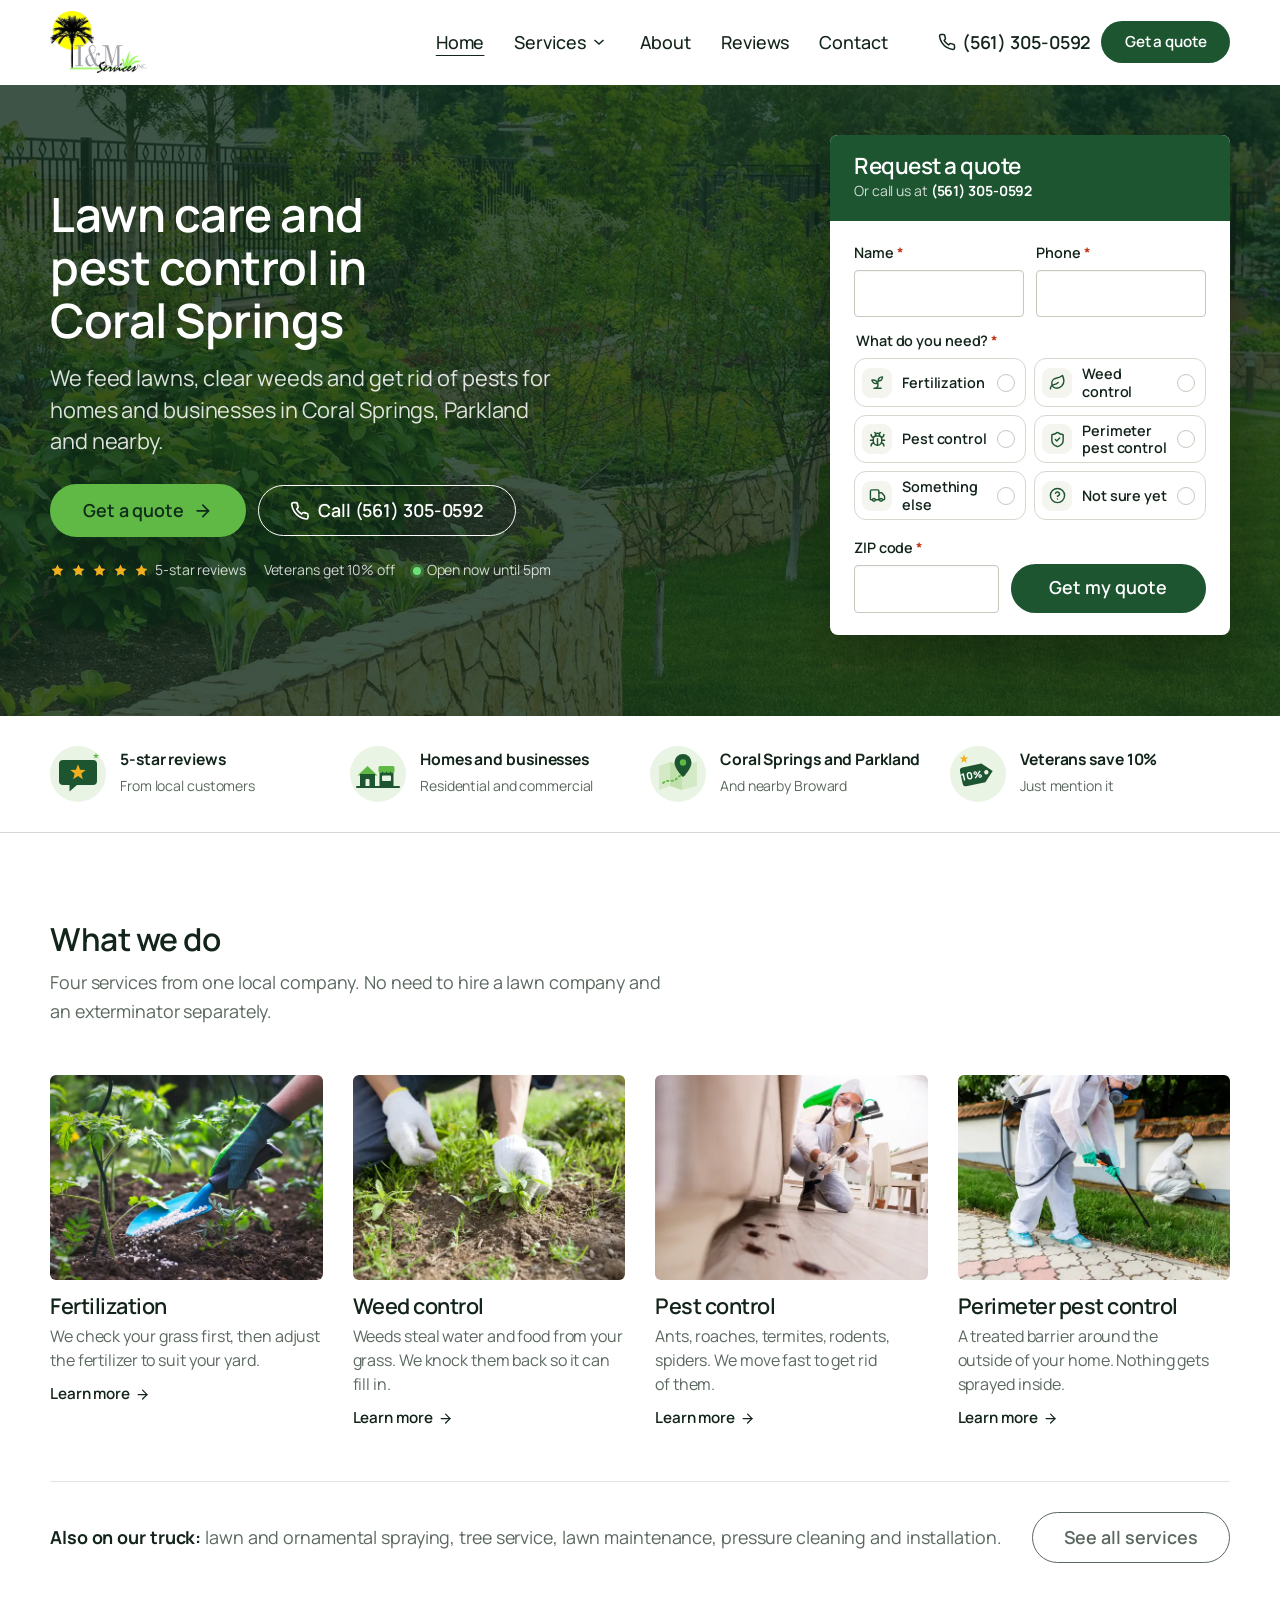
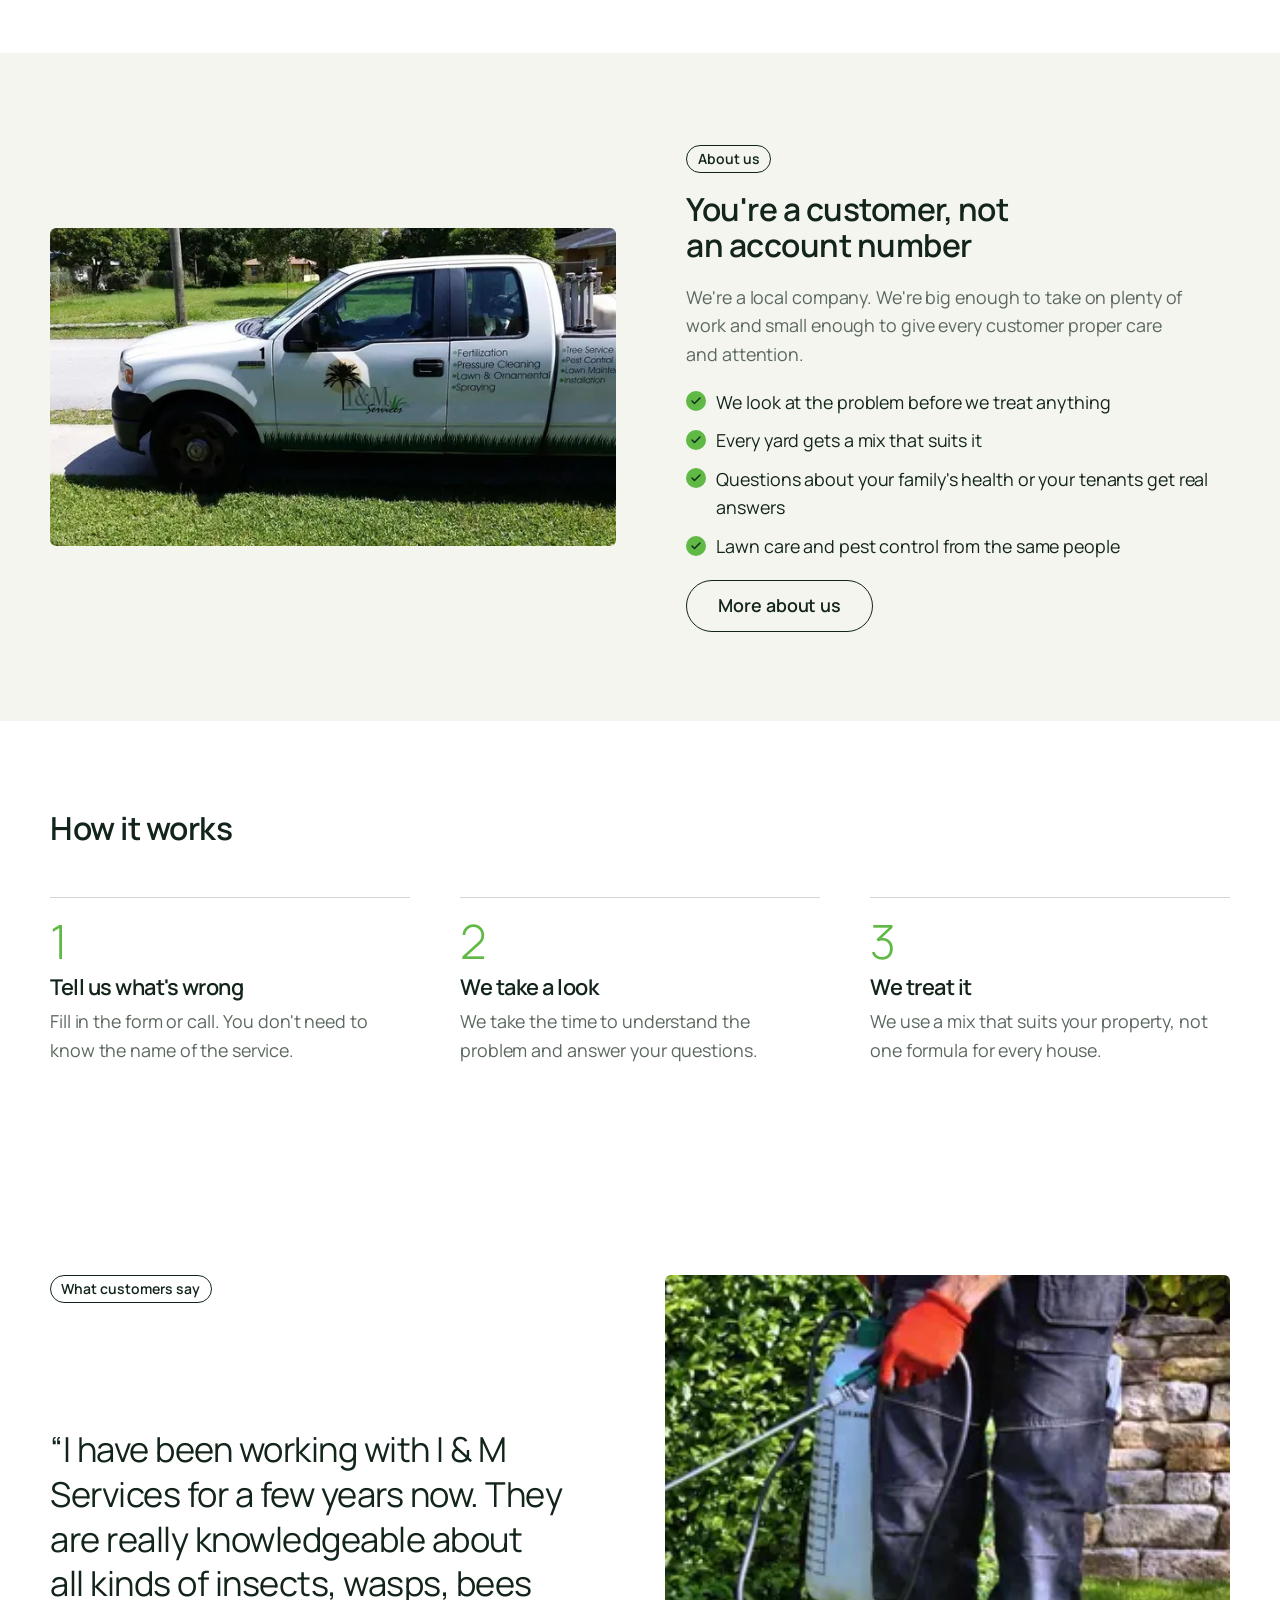
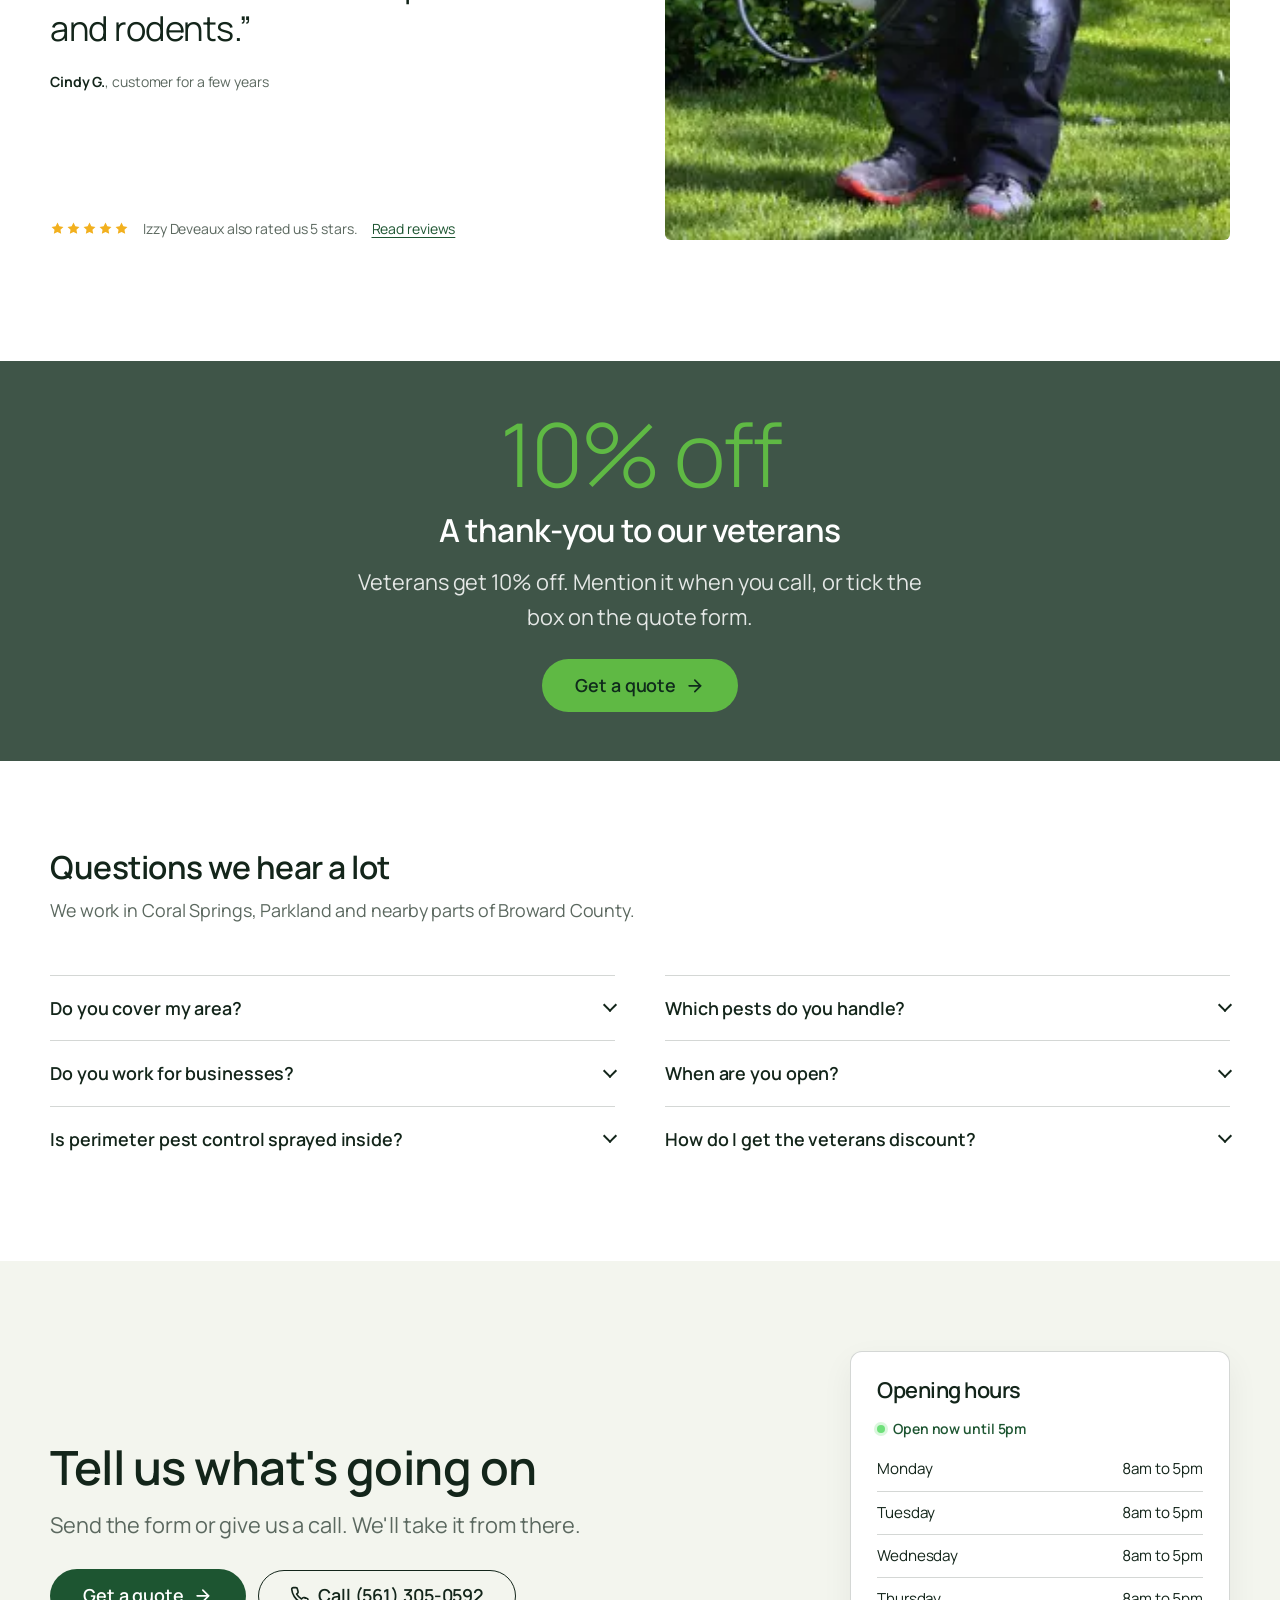
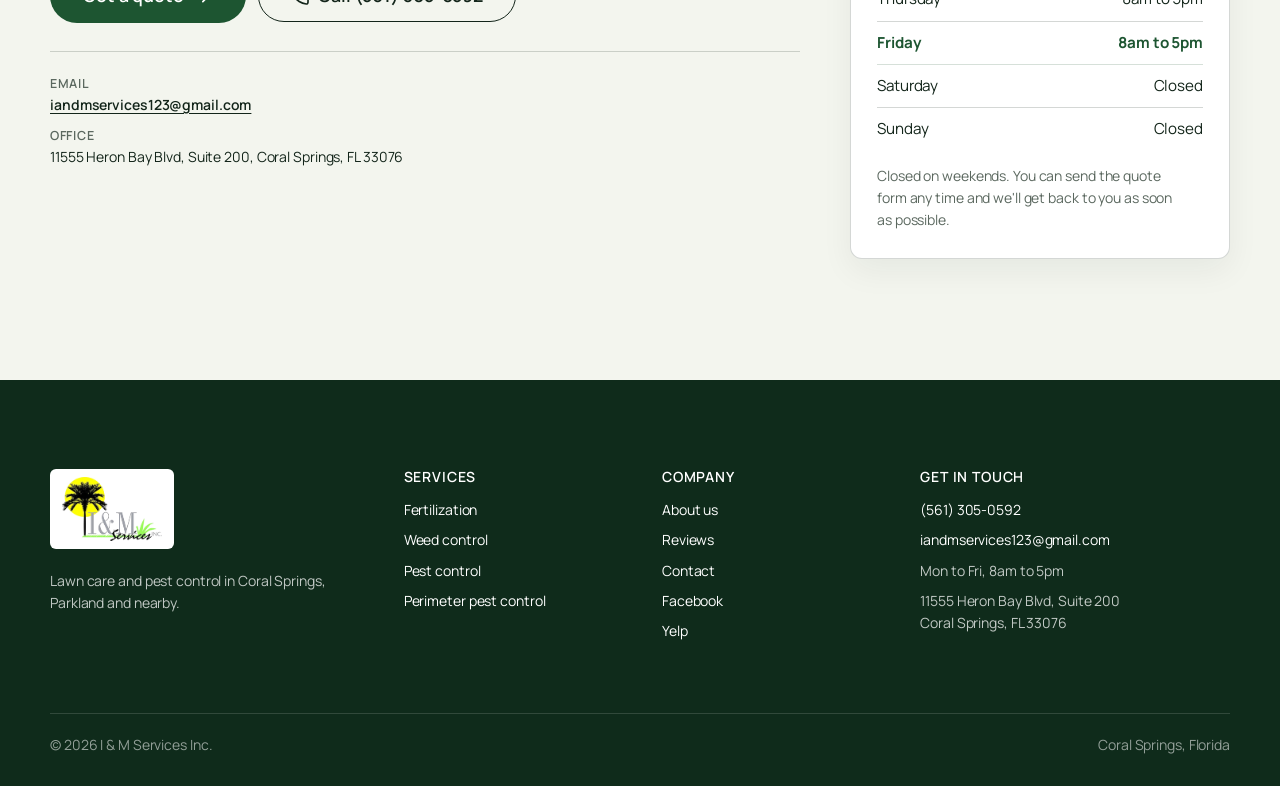
<file: index.html>
<!doctype html>
<html lang="en-US">
<head>
<meta charset="UTF-8">
<meta name="viewport" content="width=device-width, initial-scale=1">
<title>Lawn Care &amp; Pest Control in Coral Springs, FL | I&amp;M Services</title>
<meta name="description" content="Fertilization, weed control and pest control for homes and businesses in Coral Springs, Parkland and nearby. Veterans save 10%. Call (561) 305-0592.">
<!-- Prototype preview. Remove this noindex line at launch. -->
<meta name="robots" content="noindex, nofollow">
<meta name="theme-color" content="#0f2b1b">
<meta property="og:type" content="website">
<meta property="og:title" content="Lawn Care &amp; Pest Control in Coral Springs, FL | I&amp;M Services">
<meta property="og:description" content="Fertilization, weed control and pest control for homes and businesses in Coral Springs, Parkland and nearby. Veterans save 10%. Call (561) 305-0592.">
<meta property="og:url" content="https://iandmgreenlawns.whitephoenixconsulting.com/">
<meta property="og:image" content="https://iandmgreenlawns.whitephoenixconsulting.com/assets/img/og-image.jpg">
<meta name="twitter:card" content="summary_large_image">
<link rel="icon" type="image/png" href="assets/img/favicon-32.png">
<link rel="apple-touch-icon" href="assets/img/apple-touch-icon.png">
<link rel="preconnect" href="https://fonts.googleapis.com">
<link rel="preconnect" href="https://fonts.gstatic.com" crossorigin>
<link rel="stylesheet" href="https://fonts.googleapis.com/css2?family=Manrope:wght@300..800&amp;display=swap">
<link rel="stylesheet" id="wp-block-library-css" href="assets/css/wp-blocks.css?ver=11.2.0">
<link rel="stylesheet" id="theme-style-css" href="assets/css/site.css?ver=2548a853">
<meta name="site-build" content="20261007234258">
<script>document.documentElement.classList.add("js");</script>
<script>(function(){if(!window.fetch)return;fetch("version.json",{cache:"no-store"}).then(function(r){return r.json()}).then(function(v){if(v.build&&v.build!=="20261007234258"){var k="reload-"+v.build;try{if(sessionStorage.getItem(k))return;sessionStorage.setItem(k,"1")}catch(e){}location.reload()}}).catch(function(){})})();</script>
<script type="speculationrules">{"prerender": [{"source": "document", "where": {"and": [{"href_matches": "/*"}, {"not": {"href_matches": "/*\\?*"}}, {"not": {"selector_matches": "a[rel~=nofollow]"}}]}, "eagerness": "moderate"}]}</script>
<link rel="preload" as="image" href="assets/img/hero-1280.webp" imagesrcset="assets/img/hero-800.webp 800w, assets/img/hero-1280.webp 1280w, assets/img/hero-1920.webp 1920w" imagesizes="100vw" fetchpriority="high">
<script type="application/ld+json">{"@context":"https://schema.org","@type":"LocalBusiness","name":"I & M Services Inc.","alternateName":"I&M Services","url":"https://www.iandmgreenlawns.com/","logo":"https://iandmgreenlawns.whitephoenixconsulting.com/assets/img/logo.png","image":"https://iandmgreenlawns.whitephoenixconsulting.com/assets/img/og-image.jpg","telephone":"+1-561-305-0592","email":"iandmservices123@gmail.com","address":{"@type":"PostalAddress","streetAddress":"11555 Heron Bay Blvd, Suite 200","addressLocality":"Coral Springs","addressRegion":"FL","postalCode":"33076","addressCountry":"US"},"areaServed":[{"@type":"City","name":"Coral Springs"},{"@type":"City","name":"Parkland"},{"@type":"AdministrativeArea","name":"Broward County"}],"openingHoursSpecification":[{"@type":"OpeningHoursSpecification","dayOfWeek":["Monday","Tuesday","Wednesday","Thursday","Friday"],"opens":"08:00","closes":"17:00"}],"sameAs":["https://www.facebook.com/iandmservices/","https://www.yelp.com/biz/i-and-m-services-palm-beach"]}</script>
<script src="assets/js/site.js?ver=f61537e7" defer></script>
</head>
<body class="home page has-mobile-actions">
<div class="wp-site-blocks">
<a class="skip-link screen-reader-text" href="#wp--skip-link--target">Skip to content</a>
<header class="wp-block-template-part site-header has-global-padding">
  <div class="site-header__inner">
    <div class="wp-block-site-logo"><a href="./" rel="home" aria-label="I&amp;M Services, home"><img src="assets/img/logo.webp" width="251" height="160" alt="I&amp;M Services Inc."></a></div>
    <nav class="wp-block-navigation" aria-label="Main"><ul class="wp-block-navigation__container"><li class="wp-block-navigation-item"><a class="wp-block-navigation-item__content" href="./" aria-current="page">Home</a></li><li class="wp-block-navigation-item has-child open-on-hover-click wp-block-navigation-submenu has-mega-menu"><a class="wp-block-navigation-item__content" href="services/">Services</a><button class="wp-block-navigation__submenu-icon wp-block-navigation-submenu__toggle" type="button" aria-expanded="false" aria-controls="mega-services" aria-label="Services submenu"><svg xmlns="http://www.w3.org/2000/svg" width="12" height="12" viewBox="0 0 12 12" fill="none" aria-hidden="true" focusable="false"><path d="M1.50002 4L6.00002 8L10.5 4" stroke-width="1.5"></path></svg></button><div class="mega-menu" id="mega-services"><div class="mega-menu__inner"><div class="mega-menu__grid"><a class="mega-card" href="services/#fertilization"><img src="assets/img/fertilization-640.webp" width="640" height="427" alt="" loading="lazy" decoding="async"><span class="mega-card__title">Fertilization</span><span class="mega-card__text">We check your grass first, then adjust the fertilizer to suit your yard.</span></a><a class="mega-card" href="services/#weed-control"><img src="assets/img/weed-control-640.webp" width="640" height="427" alt="" loading="lazy" decoding="async"><span class="mega-card__title">Weed control</span><span class="mega-card__text">Weeds steal water and food from your grass. We knock them back so it can fill in.</span></a><a class="mega-card" href="services/#pest-control"><img src="assets/img/pest-control-640.webp" width="640" height="427" alt="" loading="lazy" decoding="async"><span class="mega-card__title">Pest control</span><span class="mega-card__text">Ants, roaches, termites, rodents, spiders. We move fast to get rid of them.</span></a><a class="mega-card" href="services/#perimeter-pest-control"><img src="assets/img/perimeter-640.webp" width="640" height="427" alt="" loading="lazy" decoding="async"><span class="mega-card__title">Perimeter pest control</span><span class="mega-card__text">A treated barrier around the outside of your home. Nothing gets sprayed inside.</span></a></div><div class="mega-menu__foot"><span><strong>Also on our truck:</strong> lawn and ornamental spraying, tree service, lawn maintenance, pressure cleaning and installation.</span><a class="more-link" href="services/">All services <svg xmlns="http://www.w3.org/2000/svg" viewBox="0 0 24 24" fill="none" stroke="currentColor" stroke-width="2" stroke-linecap="round" stroke-linejoin="round" aria-hidden="true" focusable="false"><path d="M5 12h14"/><path d="m12 5 7 7-7 7"/></svg></a></div></div></div></li><li class="wp-block-navigation-item"><a class="wp-block-navigation-item__content" href="about-us/">About</a></li><li class="wp-block-navigation-item"><a class="wp-block-navigation-item__content" href="reviews/">Reviews</a></li><li class="wp-block-navigation-item"><a class="wp-block-navigation-item__content" href="contact-us/">Contact</a></li></ul></nav>
    <div class="header-tools">
      <a class="header-phone" href="tel:+15613050592"><svg width="18" height="18" xmlns="http://www.w3.org/2000/svg" viewBox="0 0 24 24" fill="none" stroke="currentColor" stroke-width="2" stroke-linecap="round" stroke-linejoin="round" aria-hidden="true" focusable="false"><path d="M22 16.92v3a2 2 0 0 1-2.18 2 19.79 19.79 0 0 1-8.63-3.07 19.5 19.5 0 0 1-6-6 19.79 19.79 0 0 1-3.07-8.67A2 2 0 0 1 4.11 2h3a2 2 0 0 1 2 1.72c.13.96.36 1.9.7 2.81a2 2 0 0 1-.45 2.11L8.09 9.91a16 16 0 0 0 6 6l1.27-1.27a2 2 0 0 1 2.11-.45c.91.34 1.85.57 2.81.7A2 2 0 0 1 22 16.92z"/></svg>(561) 305-0592</a>
      <a class="icon-button header-call" href="tel:+15613050592" aria-label="Call (561) 305-0592"><svg xmlns="http://www.w3.org/2000/svg" viewBox="0 0 24 24" fill="none" stroke="currentColor" stroke-width="2" stroke-linecap="round" stroke-linejoin="round" aria-hidden="true" focusable="false"><path d="M22 16.92v3a2 2 0 0 1-2.18 2 19.79 19.79 0 0 1-8.63-3.07 19.5 19.5 0 0 1-6-6 19.79 19.79 0 0 1-3.07-8.67A2 2 0 0 1 4.11 2h3a2 2 0 0 1 2 1.72c.13.96.36 1.9.7 2.81a2 2 0 0 1-.45 2.11L8.09 9.91a16 16 0 0 0 6 6l1.27-1.27a2 2 0 0 1 2.11-.45c.91.34 1.85.57 2.81.7A2 2 0 0 1 22 16.92z"/></svg></a>
      <div class="wp-block-button header-quote"><a class="wp-block-button__link wp-element-button" href="quote/">Get a quote</a></div>
      <button class="wp-block-navigation__responsive-container-open icon-button" type="button" aria-haspopup="dialog" aria-expanded="false" aria-label="Open menu"><svg xmlns="http://www.w3.org/2000/svg" viewBox="0 0 24 24" aria-hidden="true" focusable="false"><path fill="currentColor" d="M5 5v1.5h14V5H5zm0 7.8h14v-1.5H5v1.5zM5 19h14v-1.5H5V19z"/></svg></button>
    </div>
  </div>
  <div class="wp-block-navigation__responsive-container" role="dialog" aria-modal="true" aria-label="Menu">
    <button class="wp-block-navigation__responsive-container-close icon-button" type="button" aria-label="Close menu"><svg xmlns="http://www.w3.org/2000/svg" viewBox="0 0 24 24" aria-hidden="true" focusable="false"><path fill="currentColor" d="m13.06 12 6.47-6.47-1.06-1.06L12 10.94 5.53 4.47 4.47 5.53 10.94 12l-6.47 6.47 1.06 1.06L12 13.06l6.47 6.47 1.06-1.06L13.06 12Z"/></svg></button>
    <ul><li><a href="./" aria-current="page">Home</a></li><li><a href="services/">Services</a><ul class="overlay-sub"><li><a href="services/#fertilization">Fertilization</a></li><li><a href="services/#weed-control">Weed control</a></li><li><a href="services/#pest-control">Pest control</a></li><li><a href="services/#perimeter-pest-control">Perimeter pest control</a></li></ul></li><li><a href="about-us/">About</a></li><li><a href="reviews/">Reviews</a></li><li><a href="contact-us/">Contact</a></li></ul>
    <div class="wp-block-buttons is-layout-flex"><div class="wp-block-button"><a class="wp-block-button__link wp-element-button" href="quote/">Get a quote</a></div><div class="wp-block-button is-style-outline"><a class="wp-block-button__link wp-element-button" href="tel:+15613050592">Call (561) 305-0592</a></div></div>
  </div>
</header>
<main class="wp-block-group" id="wp--skip-link--target">

<div class="wp-block-cover alignfull hero-cover">
  <img class="wp-block-cover__image-background" src="assets/img/hero-1280.webp" srcset="assets/img/hero-800.webp 800w, assets/img/hero-1280.webp 1280w, assets/img/hero-1920.webp 1920w" sizes="100vw" width="1920" height="995" alt="" fetchpriority="high" decoding="async" data-object-fit="cover">
  <span aria-hidden="true" class="wp-block-cover__background has-background-dim-80 has-background-dim" style="background-color:#0f2b1b"></span>
  <div class="wp-block-cover__inner-container">
    <div class="wp-block-columns is-layout-flex">
      <div class="wp-block-column">
        <h1 class="wp-block-heading">Lawn care and pest control in Coral Springs</h1>
        <p class="hero-lede">We feed lawns, clear weeds and get rid of pests for homes and businesses in Coral Springs, Parkland and nearby.</p>
        <div data-hero-cta><div class="wp-block-buttons is-layout-flex"><div class="wp-block-button is-style-lawn"><a class="wp-block-button__link wp-element-button" href="quote/">Get a quote<svg xmlns="http://www.w3.org/2000/svg" viewBox="0 0 24 24" fill="none" stroke="currentColor" stroke-width="2" stroke-linecap="round" stroke-linejoin="round" aria-hidden="true" focusable="false"><path d="M5 12h14"/><path d="m12 5 7 7-7 7"/></svg></a></div><div class="wp-block-button is-style-outline"><a class="wp-block-button__link wp-element-button" href="tel:+15613050592"><svg xmlns="http://www.w3.org/2000/svg" viewBox="0 0 24 24" fill="none" stroke="currentColor" stroke-width="2" stroke-linecap="round" stroke-linejoin="round" aria-hidden="true" focusable="false"><path d="M22 16.92v3a2 2 0 0 1-2.18 2 19.79 19.79 0 0 1-8.63-3.07 19.5 19.5 0 0 1-6-6 19.79 19.79 0 0 1-3.07-8.67A2 2 0 0 1 4.11 2h3a2 2 0 0 1 2 1.72c.13.96.36 1.9.7 2.81a2 2 0 0 1-.45 2.11L8.09 9.91a16 16 0 0 0 6 6l1.27-1.27a2 2 0 0 1 2.11-.45c.91.34 1.85.57 2.81.7A2 2 0 0 1 22 16.92z"/></svg>Call (561) 305-0592</a></div></div></div>
        <p class="hero-meta"><span><span class="stars" role="img" aria-label="5 out of 5 stars"><svg xmlns="http://www.w3.org/2000/svg" viewBox="0 0 24 24" aria-hidden="true" focusable="false"><path fill="currentColor" d="M12 2.5l2.94 5.96 6.56.95-4.75 4.63 1.12 6.54L12 17.5l-5.87 3.08 1.12-6.54L2.5 9.41l6.56-.95z"/></svg><svg xmlns="http://www.w3.org/2000/svg" viewBox="0 0 24 24" aria-hidden="true" focusable="false"><path fill="currentColor" d="M12 2.5l2.94 5.96 6.56.95-4.75 4.63 1.12 6.54L12 17.5l-5.87 3.08 1.12-6.54L2.5 9.41l6.56-.95z"/></svg><svg xmlns="http://www.w3.org/2000/svg" viewBox="0 0 24 24" aria-hidden="true" focusable="false"><path fill="currentColor" d="M12 2.5l2.94 5.96 6.56.95-4.75 4.63 1.12 6.54L12 17.5l-5.87 3.08 1.12-6.54L2.5 9.41l6.56-.95z"/></svg><svg xmlns="http://www.w3.org/2000/svg" viewBox="0 0 24 24" aria-hidden="true" focusable="false"><path fill="currentColor" d="M12 2.5l2.94 5.96 6.56.95-4.75 4.63 1.12 6.54L12 17.5l-5.87 3.08 1.12-6.54L2.5 9.41l6.56-.95z"/></svg><svg xmlns="http://www.w3.org/2000/svg" viewBox="0 0 24 24" aria-hidden="true" focusable="false"><path fill="currentColor" d="M12 2.5l2.94 5.96 6.56.95-4.75 4.63 1.12 6.54L12 17.5l-5.87 3.08 1.12-6.54L2.5 9.41l6.56-.95z"/></svg></span> 5-star reviews</span><span>Veterans get 10% off</span><span data-hours-status><span class="status-dot"></span><span data-hours-text>Mon to Fri, 8am to 5pm</span></span></p>
      </div>
      <div class="wp-block-column hero-form-col">
        <div class="quote-box">
          <div class="quote-box__head"><h2 class="wp-block-heading">Request a quote</h2><p>Or call us at <a href="tel:+15613050592">(561) 305-0592</a></p></div>
          <div class="gform_wrapper">
            <div class="gform_validation_errors" role="alert" hidden>There was a problem with your submission. Please review the fields below.</div>
            <form method="post" novalidate>
              <div class="gform_fields">
                <div class="gfield gfield--width-half stack-sm "><label class="gfield_label" for="h-name">Name<span class="gfield_required" aria-hidden="true">*</span></label><div class="ginput_container"><input id="h-name" name="name" type="text" autocomplete="name" required></div><div class="validation_message" aria-live="polite"></div></div>
                <div class="gfield gfield--width-half stack-sm "><label class="gfield_label" for="h-phone">Phone<span class="gfield_required" aria-hidden="true">*</span></label><div class="ginput_container"><input id="h-phone" name="phone" type="tel" autocomplete="tel" required></div><div class="validation_message" aria-live="polite"></div></div>
                <fieldset class="gfield " data-group-required style="border:0;margin:0;padding:0;min-width:0"><legend class="gfield_label">What do you need?<span class="gfield_required" aria-hidden="true">*</span></legend><div class="ginput_container"><ul class="gchoice-cards"><li><label class="gcard"><input type="radio" name="service" value="fertilization"><span class="gcard__box"><span class="gcard__icon"><svg viewBox="0 0 24 24" fill="none" stroke="currentColor" stroke-width="2" stroke-linecap="round" stroke-linejoin="round" aria-hidden="true" focusable="false"><path d="M7 20h10"/><path d="M10 20c5.5-2.5.8-6.4 3-10"/><path d="M9.5 9.4c1.1.8 1.8 2.2 2.3 3.7-2 .4-3.5.4-4.8-.3-1.2-.6-2.3-1.9-3-4.2 2.8-.5 4.4 0 5.5.8z"/><path d="M14.1 6a7 7 0 0 0-1.1 4c1.9-.1 3.3-.6 4.3-1.4 1-1 1.6-2.3 1.7-4.6-2.7.1-4 1-4.9 2z"/></svg></span><span class="gcard__text">Fertilization</span><span class="gcard__tick"><svg viewBox="0 0 24 24" fill="none" stroke="currentColor" stroke-width="3.5" stroke-linecap="round" stroke-linejoin="round" aria-hidden="true" focusable="false"><path d="M20 6 9 17l-5-5"/></svg></span></span></label></li><li><label class="gcard"><input type="radio" name="service" value="weed-control"><span class="gcard__box"><span class="gcard__icon"><svg viewBox="0 0 24 24" fill="none" stroke="currentColor" stroke-width="2" stroke-linecap="round" stroke-linejoin="round" aria-hidden="true" focusable="false"><path d="M11 20A7 7 0 0 1 9.8 6.1C15.5 5 17 4.48 19 2c1 2 2 4.18 2 8 0 5.5-4.78 10-10 10Z"/><path d="M2 21c0-3 1.85-5.36 5.08-6C9.5 14.52 12 13 13 12"/></svg></span><span class="gcard__text">Weed control</span><span class="gcard__tick"><svg viewBox="0 0 24 24" fill="none" stroke="currentColor" stroke-width="3.5" stroke-linecap="round" stroke-linejoin="round" aria-hidden="true" focusable="false"><path d="M20 6 9 17l-5-5"/></svg></span></span></label></li><li><label class="gcard"><input type="radio" name="service" value="pest-control"><span class="gcard__box"><span class="gcard__icon"><svg viewBox="0 0 24 24" fill="none" stroke="currentColor" stroke-width="2" stroke-linecap="round" stroke-linejoin="round" aria-hidden="true" focusable="false"><path d="m8 2 1.88 1.88"/><path d="M14.12 3.88 16 2"/><path d="M9 7.13v-1a3 3 0 1 1 6 0v1"/><path d="M12 20c-3.3 0-6-2.7-6-6v-3a4 4 0 0 1 4-4h4a4 4 0 0 1 4 4v3c0 3.3-2.7 6-6 6"/><path d="M12 20v-9"/><path d="M6.53 9C4.6 8.8 3 7.1 3 5"/><path d="M6 13H2"/><path d="M3 21c0-2.1 1.7-3.9 3.8-4"/><path d="M20.97 5c0 2.1-1.6 3.8-3.5 4"/><path d="M22 13h-4"/><path d="M17.2 17c2.1.1 3.8 1.9 3.8 4"/></svg></span><span class="gcard__text">Pest control</span><span class="gcard__tick"><svg viewBox="0 0 24 24" fill="none" stroke="currentColor" stroke-width="3.5" stroke-linecap="round" stroke-linejoin="round" aria-hidden="true" focusable="false"><path d="M20 6 9 17l-5-5"/></svg></span></span></label></li><li><label class="gcard"><input type="radio" name="service" value="perimeter-pest-control"><span class="gcard__box"><span class="gcard__icon"><svg viewBox="0 0 24 24" fill="none" stroke="currentColor" stroke-width="2" stroke-linecap="round" stroke-linejoin="round" aria-hidden="true" focusable="false"><path d="M20 13c0 5-3.5 7.5-7.66 8.95a1 1 0 0 1-.67-.01C7.5 20.5 4 18 4 13V6a1 1 0 0 1 1-1c2 0 4.5-1.2 6.24-2.72a1.17 1.17 0 0 1 1.52 0C14.51 3.81 17 5 19 5a1 1 0 0 1 1 1z"/><path d="m9 12 2 2 4-4"/></svg></span><span class="gcard__text">Perimeter pest control</span><span class="gcard__tick"><svg viewBox="0 0 24 24" fill="none" stroke="currentColor" stroke-width="3.5" stroke-linecap="round" stroke-linejoin="round" aria-hidden="true" focusable="false"><path d="M20 6 9 17l-5-5"/></svg></span></span></label></li><li><label class="gcard"><input type="radio" name="service" value="something-else"><span class="gcard__box"><span class="gcard__icon"><svg viewBox="0 0 24 24" fill="none" stroke="currentColor" stroke-width="2" stroke-linecap="round" stroke-linejoin="round" aria-hidden="true" focusable="false"><path d="M14 18V6a2 2 0 0 0-2-2H4a2 2 0 0 0-2 2v11a1 1 0 0 0 1 1h2"/><path d="M15 18H9"/><path d="M19 18h2a1 1 0 0 0 1-1v-3.65a1 1 0 0 0-.22-.62l-3.48-4.35A1 1 0 0 0 17.52 8H14"/><circle cx="17" cy="18" r="2"/><circle cx="7" cy="18" r="2"/></svg></span><span class="gcard__text">Something else</span><span class="gcard__tick"><svg viewBox="0 0 24 24" fill="none" stroke="currentColor" stroke-width="3.5" stroke-linecap="round" stroke-linejoin="round" aria-hidden="true" focusable="false"><path d="M20 6 9 17l-5-5"/></svg></span></span></label></li><li><label class="gcard"><input type="radio" name="service" value="not-sure"><span class="gcard__box"><span class="gcard__icon"><svg viewBox="0 0 24 24" fill="none" stroke="currentColor" stroke-width="2" stroke-linecap="round" stroke-linejoin="round" aria-hidden="true" focusable="false"><circle cx="12" cy="12" r="10"/><path d="M9.09 9a3 3 0 0 1 5.83 1c0 2-3 3-3 3"/><path d="M12 17h.01"/></svg></span><span class="gcard__text">Not sure yet</span><span class="gcard__tick"><svg viewBox="0 0 24 24" fill="none" stroke="currentColor" stroke-width="3.5" stroke-linecap="round" stroke-linejoin="round" aria-hidden="true" focusable="false"><path d="M20 6 9 17l-5-5"/></svg></span></span></label></li></ul></div><div class="validation_message" aria-live="polite"></div></fieldset>
              </div>
              <div class="gform_footer gform_footer--inline">
                <div class="gfield "><label class="gfield_label" for="h-zip">ZIP code<span class="gfield_required" aria-hidden="true">*</span></label><div class="ginput_container"><input id="h-zip" name="zip" type="text" inputmode="numeric" maxlength="5" autocomplete="postal-code" required></div><div class="validation_message" aria-live="polite"></div></div>
                <button class="wp-element-button" type="submit">Get my quote</button>
              </div>
            </form>
            <div class="gform_confirmation_wrapper" hidden><div class="gform_confirmation_message" role="status"><h3 class="wp-block-heading">Thanks<span data-first-name></span>! We got your request.</h3><p>We'll get back to you as soon as possible. Need us sooner? Call <a href="tel:+15613050592">(561) 305-0592</a>.</p></div></div>
          </div>
        </div>
      </div>
    </div>
  </div>
</div>

<section class="wp-block-group alignfull trust-row has-global-padding" aria-label="Why customers pick us">
  <div class="wp-block-group is-layout-grid columns-4">
    <div class="trust-item wp-reveal"><svg class="trust-art" viewBox="0 0 56 56" aria-hidden="true" focusable="false"><circle cx="28" cy="28" r="28" fill="#eaf4e4"/><path d="M13 14h30a4 4 0 0 1 4 4v17a4 4 0 0 1-4 4H27l-7.5 6.5V39H13a4 4 0 0 1-4-4V18a4 4 0 0 1 4-4z" fill="#1d5531"/><polygon points="28.00,18.30 30.06,23.67 35.80,23.97 31.33,27.58 32.82,33.13 28.00,30.00 23.18,33.13 24.67,27.58 20.20,23.97 25.94,23.67" fill="#f2b01e"/><polygon class="trust-art__spark" points="46.00,6.80 46.76,8.95 49.04,9.01 47.24,10.40 47.88,12.59 46.00,11.30 44.12,12.59 44.76,10.40 42.96,9.01 45.24,8.95" fill="#5fb944"/></svg><p><strong>5-star reviews</strong><span>From local customers</span></p></div>
    <div class="trust-item wp-reveal" style="--reveal-delay:0.08s"><svg class="trust-art" viewBox="0 0 56 56" aria-hidden="true" focusable="false"><circle cx="28" cy="28" r="28" fill="#eaf4e4"/><path d="M7.5 29.5 17.5 20l10 9.5" fill="#5fb944"/><rect x="10" y="28" width="15" height="13" fill="#1d5531"/><rect x="15.5" y="33" width="4" height="8" rx="1" fill="#eaf4e4"/><rect x="29.5" y="24.5" width="14" height="16.5" fill="#1d5531"/><path d="M28.5 21.5a1.5 1.5 0 0 1 1.5-1.5h13a1.5 1.5 0 0 1 1.5 1.5V25a2 2 0 0 1-4 0 2 2 0 0 1-4 0 2 2 0 0 1-4 0 2 2 0 0 1-4 0z" fill="#5fb944"/><rect x="32" y="29.5" width="9" height="5.5" rx="1" fill="#eaf4e4"/><path d="M7 41h42" stroke="#1d5531" stroke-width="2" stroke-linecap="round"/></svg><p><strong>Homes and businesses</strong><span>Residential and commercial</span></p></div>
    <div class="trust-item wp-reveal" style="--reveal-delay:0.16s"><svg class="trust-art" viewBox="0 0 56 56" aria-hidden="true" focusable="false"><circle cx="28" cy="28" r="28" fill="#eaf4e4"/><polygon points="9,20 20,16 32,20 47,16 47,40 32,44 20,40 9,44" fill="#d4eac6"/><polygon points="20,16 32,20 32,44 20,40" fill="#c2e0ae"/><path d="M13 37c5-4 9-1 12-3s5-6 10-5" fill="none" stroke="#5fb944" stroke-width="1.8" stroke-linecap="round" stroke-dasharray="1.5 3"/><path class="trust-art__pin" d="M33 8a8.5 8.5 0 0 1 8.5 8.5c0 6.5-8.5 14.5-8.5 14.5s-8.5-8-8.5-14.5A8.5 8.5 0 0 1 33 8z" fill="#1d5531"/><circle cx="33" cy="16.5" r="3.2" fill="#5fb944"/></svg><p><strong>Coral Springs and Parkland</strong><span>And nearby Broward</span></p></div>
    <div class="trust-item wp-reveal" style="--reveal-delay:0.24s"><svg class="trust-art" viewBox="0 0 56 56" aria-hidden="true" focusable="false"><circle cx="28" cy="28" r="28" fill="#eaf4e4"/><g transform="rotate(-12 28 28)"><path d="M14 18.5h19.5l9.5 9.5-9.5 9.5H14a3 3 0 0 1-3-3v-13a3 3 0 0 1 3-3z" fill="#1d5531"/><circle cx="36.5" cy="28" r="2.2" fill="#eaf4e4"/><text x="21.5" y="31.6" text-anchor="middle" font-family="Manrope, sans-serif" font-size="10" font-weight="800" fill="#fff">10%</text></g><polygon class="trust-art__spark" points="14.00,8.40 15.12,11.46 18.37,11.58 15.81,13.59 16.70,16.72 14.00,14.90 11.30,16.72 12.19,13.59 9.63,11.58 12.88,11.46" fill="#f2b01e"/></svg><p><strong>Veterans save 10%</strong><span>Just mention it</span></p></div>
  </div>
</section>

<section class="wp-block-group alignfull section has-global-padding" aria-labelledby="services-title">
  <div class="wide">
    <div class="section-head wp-reveal">
      <h2 class="wp-block-heading" id="services-title">What we do</h2>
      <p>Four services from one local company. No need to hire a lawn company and an exterminator separately.</p>
    </div>
    <div class="wp-block-group is-layout-grid columns-4"><div class="wp-block-group service-card wp-reveal">
  <a href="services/#fertilization">
    <figure class="wp-block-image size-large"><img src="assets/img/fertilization-1000.webp" srcset="assets/img/fertilization-640.webp 640w, assets/img/fertilization-1000.webp 1000w, assets/img/fertilization-1400.webp 1400w" sizes="(min-width: 782px) 25vw, 50vw" width="1400" height="935" alt="Fertilizer granules being spread from a hand trowel" loading="lazy" decoding="async"></figure>
    <h3 class="wp-block-heading">Fertilization</h3>
    <p>We check your grass first, then adjust the fertilizer to suit your yard.</p>
    <span class="more-link">Learn more <svg xmlns="http://www.w3.org/2000/svg" viewBox="0 0 24 24" fill="none" stroke="currentColor" stroke-width="2" stroke-linecap="round" stroke-linejoin="round" aria-hidden="true" focusable="false"><path d="M5 12h14"/><path d="m12 5 7 7-7 7"/></svg></span>
  </a>
</div><div class="wp-block-group service-card wp-reveal" style="--reveal-delay:0.08s">
  <a href="services/#weed-control">
    <figure class="wp-block-image size-large"><img src="assets/img/weed-control-1000.webp" srcset="assets/img/weed-control-640.webp 640w, assets/img/weed-control-1000.webp 1000w, assets/img/weed-control-1400.webp 1400w" sizes="(min-width: 782px) 25vw, 50vw" width="1400" height="933" alt="Gloved hands pulling weeds from a lawn" loading="lazy" decoding="async"></figure>
    <h3 class="wp-block-heading">Weed control</h3>
    <p>Weeds steal water and food from your grass. We knock them back so it can fill in.</p>
    <span class="more-link">Learn more <svg xmlns="http://www.w3.org/2000/svg" viewBox="0 0 24 24" fill="none" stroke="currentColor" stroke-width="2" stroke-linecap="round" stroke-linejoin="round" aria-hidden="true" focusable="false"><path d="M5 12h14"/><path d="m12 5 7 7-7 7"/></svg></span>
  </a>
</div><div class="wp-block-group service-card wp-reveal" style="--reveal-delay:0.16s">
  <a href="services/#pest-control">
    <figure class="wp-block-image size-large"><img src="assets/img/pest-control-1000.webp" srcset="assets/img/pest-control-640.webp 640w, assets/img/pest-control-1000.webp 1000w, assets/img/pest-control-1400.webp 1400w" sizes="(min-width: 782px) 25vw, 50vw" width="1400" height="935" alt="Technician treating a floor for cockroaches" loading="lazy" decoding="async"></figure>
    <h3 class="wp-block-heading">Pest control</h3>
    <p>Ants, roaches, termites, rodents, spiders. We move fast to get rid of them.</p>
    <span class="more-link">Learn more <svg xmlns="http://www.w3.org/2000/svg" viewBox="0 0 24 24" fill="none" stroke="currentColor" stroke-width="2" stroke-linecap="round" stroke-linejoin="round" aria-hidden="true" focusable="false"><path d="M5 12h14"/><path d="m12 5 7 7-7 7"/></svg></span>
  </a>
</div><div class="wp-block-group service-card wp-reveal" style="--reveal-delay:0.24s">
  <a href="services/#perimeter-pest-control">
    <figure class="wp-block-image size-large"><img src="assets/img/perimeter-1000.webp" srcset="assets/img/perimeter-640.webp 640w, assets/img/perimeter-1000.webp 1000w, assets/img/perimeter-1400.webp 1400w" sizes="(min-width: 782px) 25vw, 50vw" width="1400" height="933" alt="Technicians spraying along the outside wall of a property" loading="lazy" decoding="async"></figure>
    <h3 class="wp-block-heading">Perimeter pest control</h3>
    <p>A treated barrier around the outside of your home. Nothing gets sprayed inside.</p>
    <span class="more-link">Learn more <svg xmlns="http://www.w3.org/2000/svg" viewBox="0 0 24 24" fill="none" stroke="currentColor" stroke-width="2" stroke-linecap="round" stroke-linejoin="round" aria-hidden="true" focusable="false"><path d="M5 12h14"/><path d="m12 5 7 7-7 7"/></svg></span>
  </a>
</div></div>
    <div class="truck-note wp-reveal"><p><strong>Also on our truck:</strong> lawn and ornamental spraying, tree service, lawn maintenance, pressure cleaning and installation.</p><div class="wp-block-buttons is-layout-flex"><div class="wp-block-button is-style-outline"><a class="wp-block-button__link wp-element-button" href="services/">See all services</a></div></div></div>
  </div>
</section>

<section class="wp-block-group alignfull section has-accent-5-background-color has-global-padding" aria-labelledby="about-title">
  <div class="wp-block-media-text alignwide wide is-stacked-on-mobile wp-reveal" style="grid-template-columns:48% auto">
    <figure class="wp-block-media-text__media wp-lightbox-container"><img src="assets/img/truck-959.webp" srcset="assets/img/truck-640.webp 640w, assets/img/truck-959.webp 959w" sizes="(min-width: 782px) 48vw, 100vw" width="959" height="540" alt="The I&amp;M Services truck with the palm tree logo on the door" loading="lazy" decoding="async"><button class="lightbox-trigger" type="button" aria-haspopup="dialog" aria-label="Enlarge: The I&amp;M Services truck with the palm tree logo on the door"><svg xmlns="http://www.w3.org/2000/svg" width="12" height="12" fill="none" viewBox="0 0 12 12" aria-hidden="true" focusable="false"><path fill="#fff" d="M2 0a2 2 0 0 0-2 2v2h1.5V2a.5.5 0 0 1 .5-.5h2V0H2Zm2 10.5H2a.5.5 0 0 1-.5-.5V8H0v2a2 2 0 0 0 2 2h2v-1.5ZM8 12v-1.5h2a.5.5 0 0 0 .5-.5V8H12v2a2 2 0 0 1-2 2H8Zm2-12a2 2 0 0 1 2 2v2h-1.5V2a.5.5 0 0 0-.5-.5H8V0h2Z"/></svg></button></figure>
    <div class="wp-block-media-text__content">
      <h2 class="wp-block-heading is-style-text-annotation">About us</h2>
      <h2 class="wp-block-heading" id="about-title">You're a customer, not an account number</h2>
      <p>We're a local company. We're big enough to take on plenty of work and small enough to give every customer proper care and attention.</p>
      <ul class="wp-block-list is-style-checks">
        <li>We look at the problem before we treat anything</li>
        <li>Every yard gets a mix that suits it</li>
        <li>Questions about your family's health or your tenants get real answers</li>
        <li>Lawn care and pest control from the same people</li>
      </ul>
      <div class="wp-block-buttons is-layout-flex"><div class="wp-block-button is-style-outline"><a class="wp-block-button__link wp-element-button" href="about-us/">More about us</a></div></div>
    </div>
  </div>
</section>

<section class="wp-block-group alignfull section has-global-padding" aria-labelledby="how-title">
  <div class="wide">
    <div class="section-head wp-reveal"><h2 class="wp-block-heading" id="how-title">How it works</h2></div>
    <div class="wp-block-columns steps is-layout-flex">
      <div class="wp-block-column wp-reveal"><span class="step-number">1</span><h3 class="wp-block-heading">Tell us what's wrong</h3><p>Fill in the form or call. You don't need to know the name of the service.</p></div>
      <div class="wp-block-column wp-reveal" style="--reveal-delay:0.08s"><span class="step-number">2</span><h3 class="wp-block-heading">We take a look</h3><p>We take the time to understand the problem and answer your questions.</p></div>
      <div class="wp-block-column wp-reveal" style="--reveal-delay:0.16s"><span class="step-number">3</span><h3 class="wp-block-heading">We treat it</h3><p>We use a mix that suits your property, not one formula for every house.</p></div>
    </div>
  </div>
</section>

<section class="wp-block-group alignfull section has-global-padding">
  <div class="wp-block-columns alignwide wide is-layout-flex">
    <div class="wp-block-column testimonial-col wp-reveal">
      <h2 class="wp-block-heading is-style-text-annotation">What customers say</h2>
      <blockquote class="wp-block-quote is-style-plain testimonial-quote">
        <p>&ldquo;I have been working with I &amp; M Services for a few years now. They are really knowledgeable about all kinds of insects, wasps, bees and rodents.&rdquo;</p>
        <cite><strong>Cindy G.</strong>, customer for a few years</cite>
      </blockquote>
      <p class="rating-line"><span class="stars" role="img" aria-label="5 out of 5 stars"><svg xmlns="http://www.w3.org/2000/svg" viewBox="0 0 24 24" aria-hidden="true" focusable="false"><path fill="currentColor" d="M12 2.5l2.94 5.96 6.56.95-4.75 4.63 1.12 6.54L12 17.5l-5.87 3.08 1.12-6.54L2.5 9.41l6.56-.95z"/></svg><svg xmlns="http://www.w3.org/2000/svg" viewBox="0 0 24 24" aria-hidden="true" focusable="false"><path fill="currentColor" d="M12 2.5l2.94 5.96 6.56.95-4.75 4.63 1.12 6.54L12 17.5l-5.87 3.08 1.12-6.54L2.5 9.41l6.56-.95z"/></svg><svg xmlns="http://www.w3.org/2000/svg" viewBox="0 0 24 24" aria-hidden="true" focusable="false"><path fill="currentColor" d="M12 2.5l2.94 5.96 6.56.95-4.75 4.63 1.12 6.54L12 17.5l-5.87 3.08 1.12-6.54L2.5 9.41l6.56-.95z"/></svg><svg xmlns="http://www.w3.org/2000/svg" viewBox="0 0 24 24" aria-hidden="true" focusable="false"><path fill="currentColor" d="M12 2.5l2.94 5.96 6.56.95-4.75 4.63 1.12 6.54L12 17.5l-5.87 3.08 1.12-6.54L2.5 9.41l6.56-.95z"/></svg><svg xmlns="http://www.w3.org/2000/svg" viewBox="0 0 24 24" aria-hidden="true" focusable="false"><path fill="currentColor" d="M12 2.5l2.94 5.96 6.56.95-4.75 4.63 1.12 6.54L12 17.5l-5.87 3.08 1.12-6.54L2.5 9.41l6.56-.95z"/></svg></span> Izzy Deveaux also rated us 5 stars. <a href="reviews/">Read reviews</a></p>
    </div>
    <div class="wp-block-column wp-reveal" style="--reveal-delay:0.08s">
      <figure class="wp-block-image size-large testimonial-media wp-lightbox-container"><img src="assets/img/lawn-spray-1000.webp" srcset="assets/img/lawn-spray-640.webp 640w, assets/img/lawn-spray-1000.webp 1000w, assets/img/lawn-spray-1400.webp 1400w" sizes="(min-width: 782px) 50vw, 100vw" width="1400" height="626" alt="Technician spraying a lawn treatment beside a stone wall" loading="lazy" decoding="async"><button class="lightbox-trigger" type="button" aria-haspopup="dialog" aria-label="Enlarge: Technician spraying a lawn treatment beside a stone wall"><svg xmlns="http://www.w3.org/2000/svg" width="12" height="12" fill="none" viewBox="0 0 12 12" aria-hidden="true" focusable="false"><path fill="#fff" d="M2 0a2 2 0 0 0-2 2v2h1.5V2a.5.5 0 0 1 .5-.5h2V0H2Zm2 10.5H2a.5.5 0 0 1-.5-.5V8H0v2a2 2 0 0 0 2 2h2v-1.5ZM8 12v-1.5h2a.5.5 0 0 0 .5-.5V8H12v2a2 2 0 0 1-2 2H8Zm2-12a2 2 0 0 1 2 2v2h-1.5V2a.5.5 0 0 0-.5-.5H8V0h2Z"/></svg></button></figure>
    </div>
  </div>
</section>

<div class="wp-block-cover alignfull has-parallax band-cover" style="min-height:400px">
  <div role="img" aria-label="Veterans in uniform" class="wp-block-cover__image-background has-parallax" style="background-position:50% 50%;background-image:url(assets/img/veterans-1400.webp)"></div>
  <span aria-hidden="true" class="wp-block-cover__background has-background-dim-80 has-background-dim" style="background-color:#0f2b1b"></span>
  <div class="wp-block-cover__inner-container has-text-align-center wp-reveal">
    <span class="band-kicker">10% off</span>
    <h2 class="wp-block-heading">A thank-you to our veterans</h2>
    <p>Veterans get 10% off. Mention it when you call, or tick the box on the quote form.</p>
    <div class="wp-block-buttons is-layout-flex is-content-justification-center"><div class="wp-block-button is-style-lawn"><a class="wp-block-button__link wp-element-button" href="quote/?veteran=1">Get a quote<svg xmlns="http://www.w3.org/2000/svg" viewBox="0 0 24 24" fill="none" stroke="currentColor" stroke-width="2" stroke-linecap="round" stroke-linejoin="round" aria-hidden="true" focusable="false"><path d="M5 12h14"/><path d="m12 5 7 7-7 7"/></svg></a></div></div>
  </div>
</div>

<section class="wp-block-group alignfull section has-global-padding" aria-labelledby="faq-title">
  <div class="wide">
    <div class="section-head wp-reveal">
      <h2 class="wp-block-heading" id="faq-title">Questions we hear a lot</h2>
      <p>We work in Coral Springs, Parkland and nearby parts of Broward County.</p>
    </div>
    <div class="faq-grid wp-reveal"><div><details class="wp-block-details"><summary>Do you cover my area?</summary><p>We work in Coral Springs, Parkland and nearby parts of Broward County. If you're not sure, give us a call and ask.</p></details><details class="wp-block-details"><summary>Do you work for businesses?</summary><p>Yes. We look after homes and commercial properties, so landlords and property managers are welcome too.</p></details><details class="wp-block-details"><summary>Is perimeter pest control sprayed inside?</summary><p>No. It's all done outside, around the house and in the yard.</p></details></div><div><details class="wp-block-details"><summary>Which pests do you handle?</summary><p>Ants, roaches, spiders, termites, bees, wasps and rodents. If yours isn't on the list, call and ask.</p></details><details class="wp-block-details"><summary>When are you open?</summary><p>Monday to Friday, 8am to 5pm. You can send the quote form any time and we'll get back to you as soon as possible.</p></details><details class="wp-block-details"><summary>How do I get the veterans discount?</summary><p>Mention it when you call, or tick the box on the quote form. It's 10% off.</p></details></div></div>
  </div>
</section>

<section class="wp-block-group alignfull section has-accent-5-background-color has-global-padding" aria-labelledby="visit-title">
  <div class="wp-block-columns alignwide wide is-layout-flex home-hours">
    <div class="wp-block-column wp-reveal">
      <h2 class="wp-block-heading" id="visit-title" style="font-size:var(--wp--preset--font-size--xx-large)">Tell us what's going on</h2>
      <p class="home-hours__lede">Send the form or give us a call. We'll take it from there.</p>
      <div class="wp-block-buttons is-layout-flex"><div class="wp-block-button"><a class="wp-block-button__link wp-element-button" href="quote/">Get a quote<svg xmlns="http://www.w3.org/2000/svg" viewBox="0 0 24 24" fill="none" stroke="currentColor" stroke-width="2" stroke-linecap="round" stroke-linejoin="round" aria-hidden="true" focusable="false"><path d="M5 12h14"/><path d="m12 5 7 7-7 7"/></svg></a></div><div class="wp-block-button is-style-outline"><a class="wp-block-button__link wp-element-button" href="tel:+15613050592"><svg xmlns="http://www.w3.org/2000/svg" viewBox="0 0 24 24" fill="none" stroke="currentColor" stroke-width="2" stroke-linecap="round" stroke-linejoin="round" aria-hidden="true" focusable="false"><path d="M22 16.92v3a2 2 0 0 1-2.18 2 19.79 19.79 0 0 1-8.63-3.07 19.5 19.5 0 0 1-6-6 19.79 19.79 0 0 1-3.07-8.67A2 2 0 0 1 4.11 2h3a2 2 0 0 1 2 1.72c.13.96.36 1.9.7 2.81a2 2 0 0 1-.45 2.11L8.09 9.91a16 16 0 0 0 6 6l1.27-1.27a2 2 0 0 1 2.11-.45c.91.34 1.85.57 2.81.7A2 2 0 0 1 22 16.92z"/></svg>Call (561) 305-0592</a></div></div>
      <ul class="home-hours__details">
        <li><span>Email</span><a href="mailto:iandmservices123@gmail.com">iandmservices123@gmail.com</a></li>
        <li><span>Office</span>11555 Heron Bay Blvd, Suite 200, Coral Springs, FL 33076</li>
      </ul>
    </div>
    <div class="wp-block-column wp-reveal" style="--reveal-delay:.08s">
      <div class="hours-card">
        <h3 class="wp-block-heading">Opening hours</h3>
        <p class="hours-status" data-hours-status><span class="status-dot"></span><span data-hours-text>Mon to Fri, 8am to 5pm</span></p>
        <table class="hours-table"><caption class="screen-reader-text">Opening hours</caption><tr data-day="Monday"><td>Monday</td><td>8am to 5pm</td></tr><tr data-day="Tuesday"><td>Tuesday</td><td>8am to 5pm</td></tr><tr data-day="Wednesday"><td>Wednesday</td><td>8am to 5pm</td></tr><tr data-day="Thursday"><td>Thursday</td><td>8am to 5pm</td></tr><tr data-day="Friday"><td>Friday</td><td>8am to 5pm</td></tr><tr data-day="Saturday"><td>Saturday</td><td>Closed</td></tr><tr data-day="Sunday"><td>Sunday</td><td>Closed</td></tr></table>
        <p class="hours-card__note">Closed on weekends. You can send the quote form any time and we'll get back to you as soon as possible.</p>
      </div>
    </div>
  </div>
</section>

</main>
<footer class="wp-block-template-part site-footer has-global-padding">
  <div class="site-footer__inner">
    <div class="footer-top">
      <div class="footer-brand">
        <a class="footer-logo" href="./"><img src="assets/img/logo.webp" width="251" height="160" alt="I&amp;M Services Inc." loading="lazy"></a>
        <p>Lawn care and pest control in Coral Springs, Parkland and nearby.</p>
      </div>
      <div>
        <h2>Services</h2>
        <ul>
          <li><a href="services/#fertilization">Fertilization</a></li>
          <li><a href="services/#weed-control">Weed control</a></li>
          <li><a href="services/#pest-control">Pest control</a></li>
          <li><a href="services/#perimeter-pest-control">Perimeter pest control</a></li>
        </ul>
      </div>
      <div>
        <h2>Company</h2>
        <ul>
          <li><a href="about-us/">About us</a></li>
          <li><a href="reviews/">Reviews</a></li>
          <li><a href="contact-us/">Contact</a></li>
          <li><a href="https://www.facebook.com/iandmservices/" target="_blank" rel="noopener">Facebook</a></li>
          <li><a href="https://www.yelp.com/biz/i-and-m-services-palm-beach" target="_blank" rel="noopener">Yelp</a></li>
        </ul>
      </div>
      <div>
        <h2>Get in touch</h2>
        <ul>
          <li><a href="tel:+15613050592">(561) 305-0592</a></li>
          <li><a href="mailto:iandmservices123@gmail.com">iandmservices123@gmail.com</a></li>
          <li>Mon to Fri, 8am to 5pm</li>
          <li>11555 Heron Bay Blvd, Suite 200<br>Coral Springs, FL 33076</li>
        </ul>
      </div>
    </div>
    <div class="footer-bottom"><p>&copy; <span data-year>2026</span> I &amp; M Services Inc.</p><p>Coral Springs, Florida</p></div>
  </div>
</footer>
</div>
<div class="mobile-actions" role="region" aria-label="Quick actions">
  <div class="wp-block-button is-style-outline"><a class="wp-block-button__link wp-element-button" href="tel:+15613050592"><svg xmlns="http://www.w3.org/2000/svg" viewBox="0 0 24 24" fill="none" stroke="currentColor" stroke-width="2" stroke-linecap="round" stroke-linejoin="round" aria-hidden="true" focusable="false"><path d="M22 16.92v3a2 2 0 0 1-2.18 2 19.79 19.79 0 0 1-8.63-3.07 19.5 19.5 0 0 1-6-6 19.79 19.79 0 0 1-3.07-8.67A2 2 0 0 1 4.11 2h3a2 2 0 0 1 2 1.72c.13.96.36 1.9.7 2.81a2 2 0 0 1-.45 2.11L8.09 9.91a16 16 0 0 0 6 6l1.27-1.27a2 2 0 0 1 2.11-.45c.91.34 1.85.57 2.81.7A2 2 0 0 1 22 16.92z"/></svg>Call</a></div>
  <div class="wp-block-button"><a class="wp-block-button__link wp-element-button" href="quote/">Get a quote<svg xmlns="http://www.w3.org/2000/svg" viewBox="0 0 24 24" fill="none" stroke="currentColor" stroke-width="2" stroke-linecap="round" stroke-linejoin="round" aria-hidden="true" focusable="false"><path d="M5 12h14"/><path d="m12 5 7 7-7 7"/></svg></a></div>
</div>
</body>
</html>
</file>
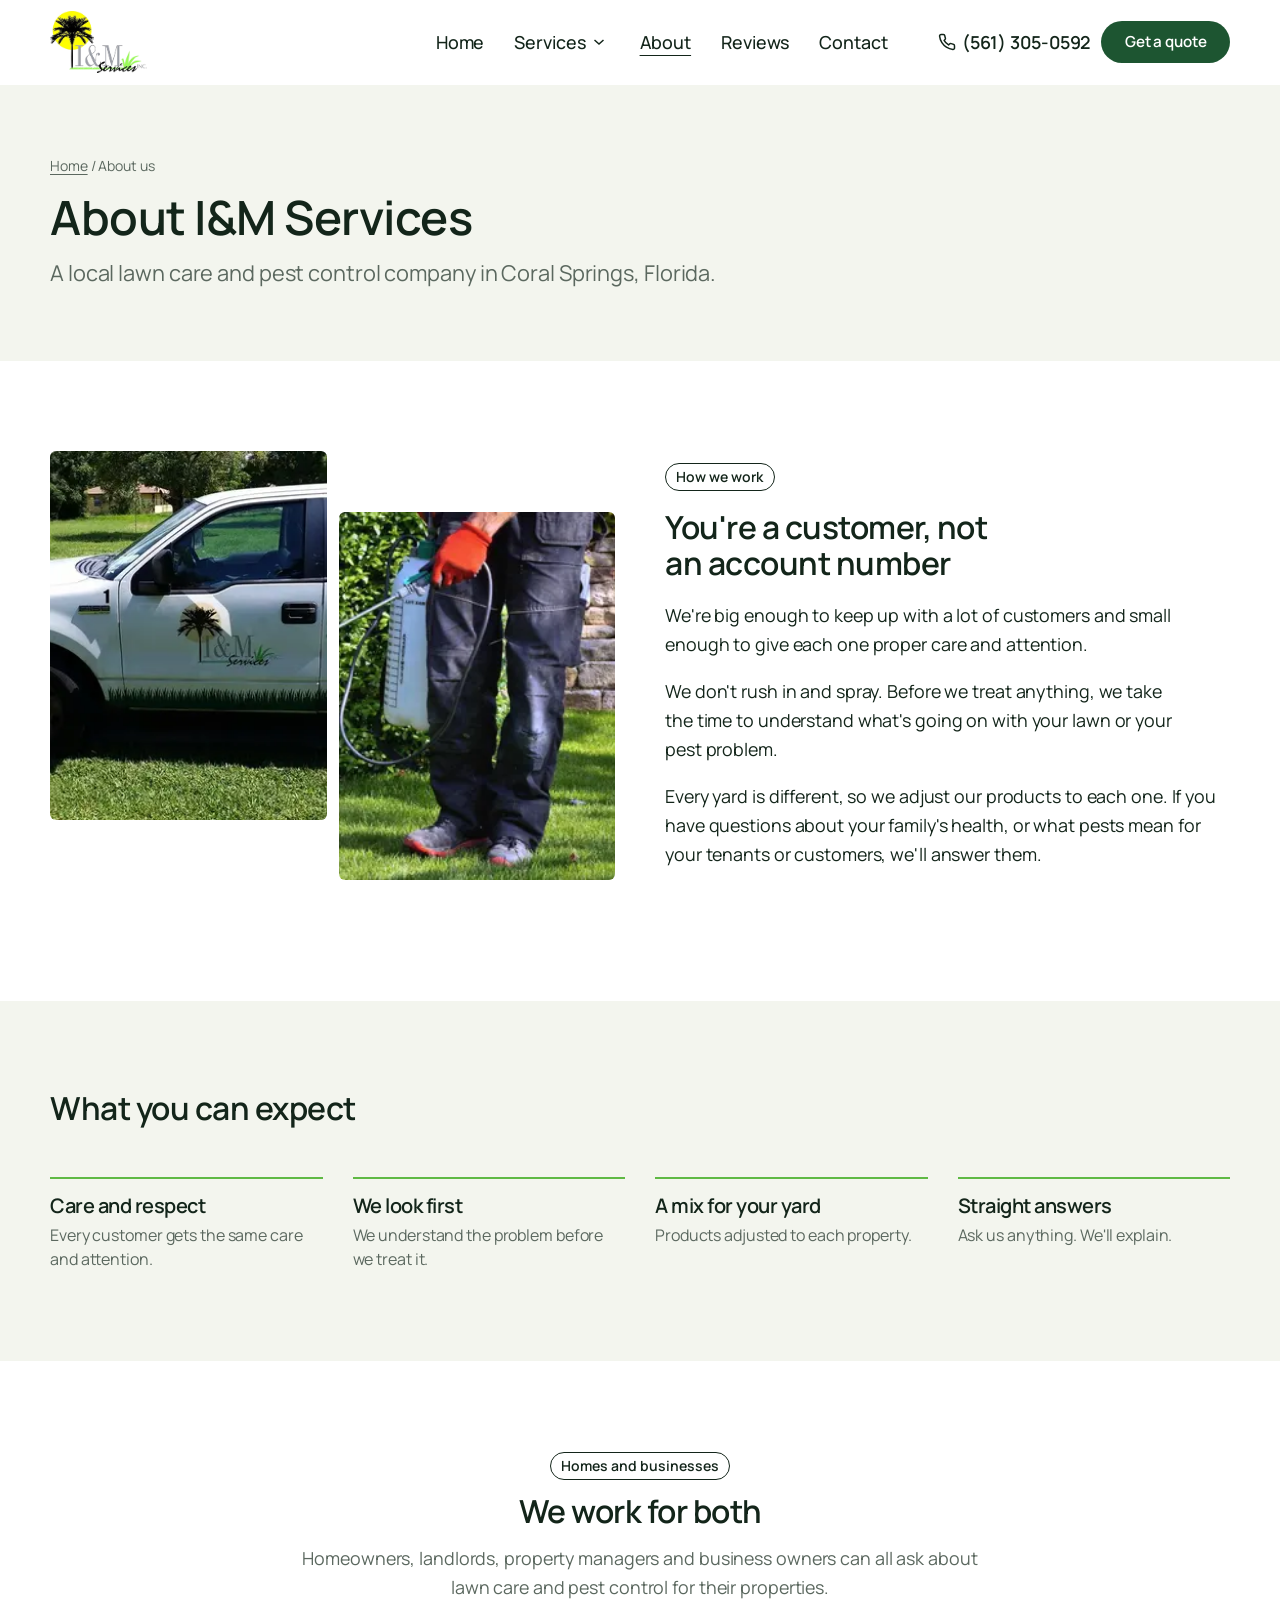
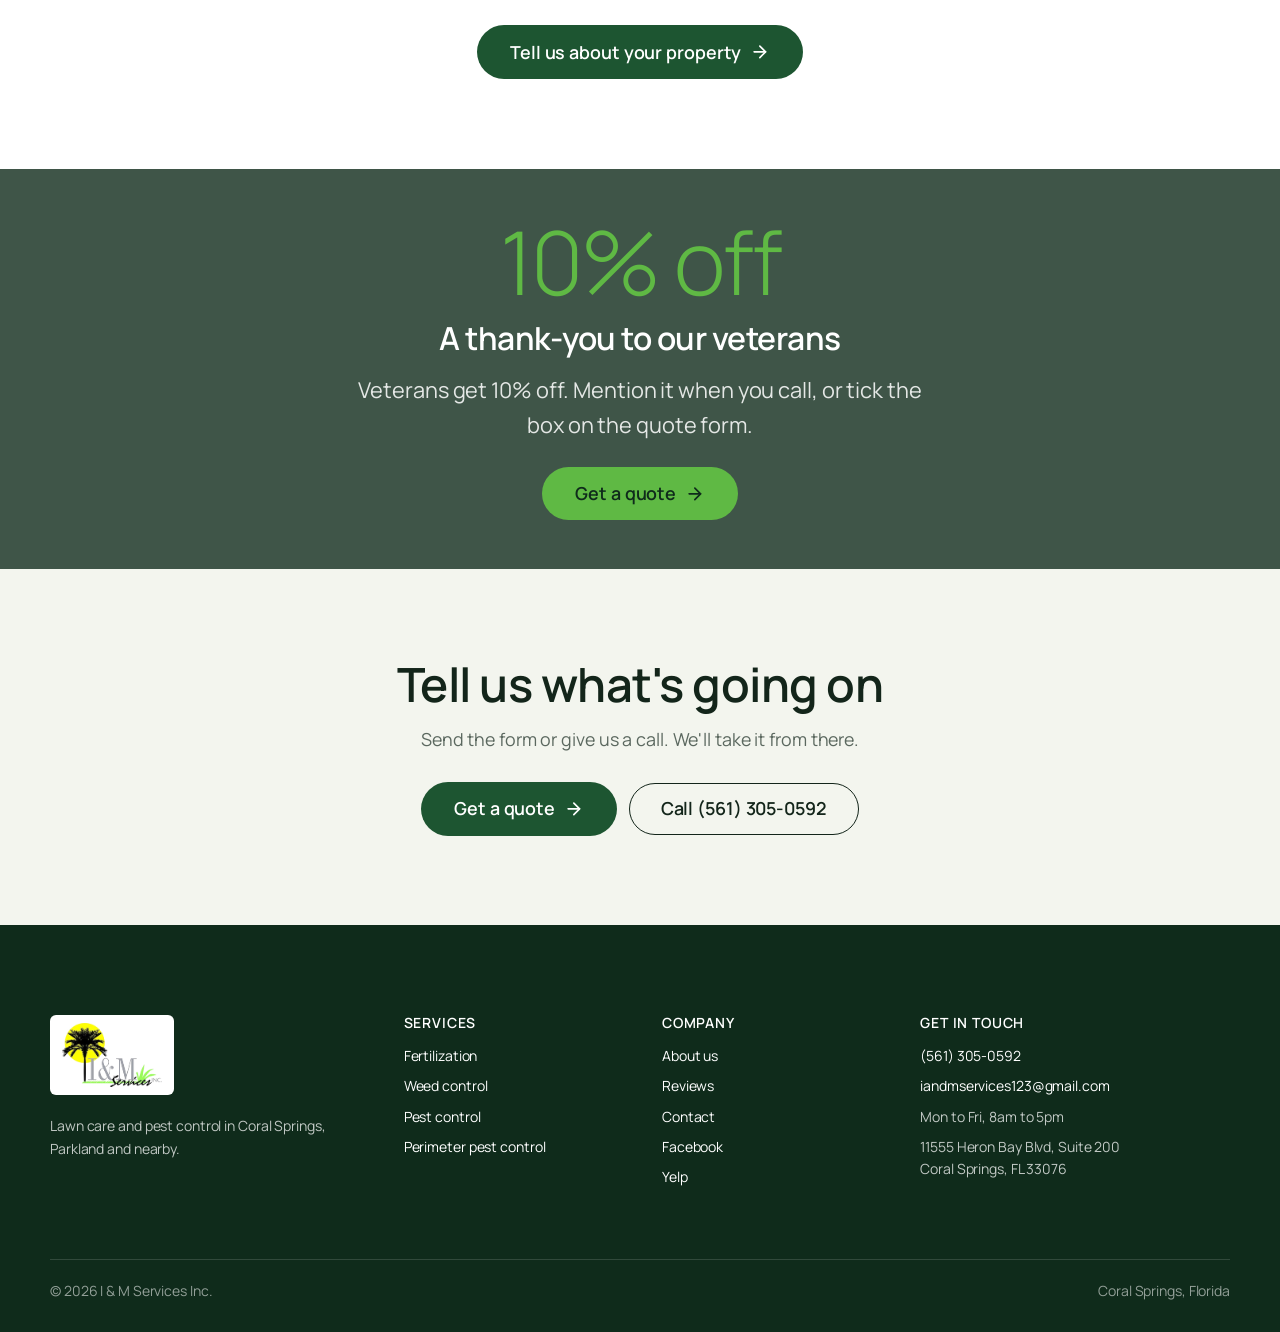
<file: about-us/index.html>
<!doctype html>
<html lang="en-US">
<head>
<meta charset="UTF-8">
<meta name="viewport" content="width=device-width, initial-scale=1">
<title>About Us | I&amp;M Services, Coral Springs FL</title>
<meta name="description" content="A local lawn care and pest control company in Coral Springs, Florida.">
<!-- Prototype preview. Remove this noindex line at launch. -->
<meta name="robots" content="noindex, nofollow">
<meta name="theme-color" content="#0f2b1b">
<meta property="og:type" content="website">
<meta property="og:title" content="About Us | I&amp;M Services, Coral Springs FL">
<meta property="og:description" content="A local lawn care and pest control company in Coral Springs, Florida.">
<meta property="og:url" content="https://iandmgreenlawns.whitephoenixconsulting.com/about-us/">
<meta property="og:image" content="https://iandmgreenlawns.whitephoenixconsulting.com/assets/img/og-image.jpg">
<meta name="twitter:card" content="summary_large_image">
<link rel="icon" type="image/png" href="../assets/img/favicon-32.png">
<link rel="apple-touch-icon" href="../assets/img/apple-touch-icon.png">
<link rel="preconnect" href="https://fonts.googleapis.com">
<link rel="preconnect" href="https://fonts.gstatic.com" crossorigin>
<link rel="stylesheet" href="https://fonts.googleapis.com/css2?family=Manrope:wght@300..800&amp;display=swap">
<link rel="stylesheet" id="wp-block-library-css" href="../assets/css/wp-blocks.css?ver=11.2.0">
<link rel="stylesheet" id="theme-style-css" href="../assets/css/site.css?ver=2548a853">
<meta name="site-build" content="20261007234258">
<script>document.documentElement.classList.add("js");</script>
<script>(function(){if(!window.fetch)return;fetch("../version.json",{cache:"no-store"}).then(function(r){return r.json()}).then(function(v){if(v.build&&v.build!=="20261007234258"){var k="reload-"+v.build;try{if(sessionStorage.getItem(k))return;sessionStorage.setItem(k,"1")}catch(e){}location.reload()}}).catch(function(){})})();</script>
<script type="speculationrules">{"prerender": [{"source": "document", "where": {"and": [{"href_matches": "/*"}, {"not": {"href_matches": "/*\\?*"}}, {"not": {"selector_matches": "a[rel~=nofollow]"}}]}, "eagerness": "moderate"}]}</script>
<script src="../assets/js/site.js?ver=f61537e7" defer></script>
</head>
<body class="page has-mobile-actions">
<div class="wp-site-blocks">
<a class="skip-link screen-reader-text" href="#wp--skip-link--target">Skip to content</a>
<header class="wp-block-template-part site-header has-global-padding">
  <div class="site-header__inner">
    <div class="wp-block-site-logo"><a href="../" rel="home" aria-label="I&amp;M Services, home"><img src="../assets/img/logo.webp" width="251" height="160" alt="I&amp;M Services Inc."></a></div>
    <nav class="wp-block-navigation" aria-label="Main"><ul class="wp-block-navigation__container"><li class="wp-block-navigation-item"><a class="wp-block-navigation-item__content" href="../">Home</a></li><li class="wp-block-navigation-item has-child open-on-hover-click wp-block-navigation-submenu has-mega-menu"><a class="wp-block-navigation-item__content" href="../services/">Services</a><button class="wp-block-navigation__submenu-icon wp-block-navigation-submenu__toggle" type="button" aria-expanded="false" aria-controls="mega-services" aria-label="Services submenu"><svg xmlns="http://www.w3.org/2000/svg" width="12" height="12" viewBox="0 0 12 12" fill="none" aria-hidden="true" focusable="false"><path d="M1.50002 4L6.00002 8L10.5 4" stroke-width="1.5"></path></svg></button><div class="mega-menu" id="mega-services"><div class="mega-menu__inner"><div class="mega-menu__grid"><a class="mega-card" href="../services/#fertilization"><img src="../assets/img/fertilization-640.webp" width="640" height="427" alt="" loading="lazy" decoding="async"><span class="mega-card__title">Fertilization</span><span class="mega-card__text">We check your grass first, then adjust the fertilizer to suit your yard.</span></a><a class="mega-card" href="../services/#weed-control"><img src="../assets/img/weed-control-640.webp" width="640" height="427" alt="" loading="lazy" decoding="async"><span class="mega-card__title">Weed control</span><span class="mega-card__text">Weeds steal water and food from your grass. We knock them back so it can fill in.</span></a><a class="mega-card" href="../services/#pest-control"><img src="../assets/img/pest-control-640.webp" width="640" height="427" alt="" loading="lazy" decoding="async"><span class="mega-card__title">Pest control</span><span class="mega-card__text">Ants, roaches, termites, rodents, spiders. We move fast to get rid of them.</span></a><a class="mega-card" href="../services/#perimeter-pest-control"><img src="../assets/img/perimeter-640.webp" width="640" height="427" alt="" loading="lazy" decoding="async"><span class="mega-card__title">Perimeter pest control</span><span class="mega-card__text">A treated barrier around the outside of your home. Nothing gets sprayed inside.</span></a></div><div class="mega-menu__foot"><span><strong>Also on our truck:</strong> lawn and ornamental spraying, tree service, lawn maintenance, pressure cleaning and installation.</span><a class="more-link" href="../services/">All services <svg xmlns="http://www.w3.org/2000/svg" viewBox="0 0 24 24" fill="none" stroke="currentColor" stroke-width="2" stroke-linecap="round" stroke-linejoin="round" aria-hidden="true" focusable="false"><path d="M5 12h14"/><path d="m12 5 7 7-7 7"/></svg></a></div></div></div></li><li class="wp-block-navigation-item"><a class="wp-block-navigation-item__content" href="../about-us/" aria-current="page">About</a></li><li class="wp-block-navigation-item"><a class="wp-block-navigation-item__content" href="../reviews/">Reviews</a></li><li class="wp-block-navigation-item"><a class="wp-block-navigation-item__content" href="../contact-us/">Contact</a></li></ul></nav>
    <div class="header-tools">
      <a class="header-phone" href="tel:+15613050592"><svg width="18" height="18" xmlns="http://www.w3.org/2000/svg" viewBox="0 0 24 24" fill="none" stroke="currentColor" stroke-width="2" stroke-linecap="round" stroke-linejoin="round" aria-hidden="true" focusable="false"><path d="M22 16.92v3a2 2 0 0 1-2.18 2 19.79 19.79 0 0 1-8.63-3.07 19.5 19.5 0 0 1-6-6 19.79 19.79 0 0 1-3.07-8.67A2 2 0 0 1 4.11 2h3a2 2 0 0 1 2 1.72c.13.96.36 1.9.7 2.81a2 2 0 0 1-.45 2.11L8.09 9.91a16 16 0 0 0 6 6l1.27-1.27a2 2 0 0 1 2.11-.45c.91.34 1.85.57 2.81.7A2 2 0 0 1 22 16.92z"/></svg>(561) 305-0592</a>
      <a class="icon-button header-call" href="tel:+15613050592" aria-label="Call (561) 305-0592"><svg xmlns="http://www.w3.org/2000/svg" viewBox="0 0 24 24" fill="none" stroke="currentColor" stroke-width="2" stroke-linecap="round" stroke-linejoin="round" aria-hidden="true" focusable="false"><path d="M22 16.92v3a2 2 0 0 1-2.18 2 19.79 19.79 0 0 1-8.63-3.07 19.5 19.5 0 0 1-6-6 19.79 19.79 0 0 1-3.07-8.67A2 2 0 0 1 4.11 2h3a2 2 0 0 1 2 1.72c.13.96.36 1.9.7 2.81a2 2 0 0 1-.45 2.11L8.09 9.91a16 16 0 0 0 6 6l1.27-1.27a2 2 0 0 1 2.11-.45c.91.34 1.85.57 2.81.7A2 2 0 0 1 22 16.92z"/></svg></a>
      <div class="wp-block-button header-quote"><a class="wp-block-button__link wp-element-button" href="../quote/">Get a quote</a></div>
      <button class="wp-block-navigation__responsive-container-open icon-button" type="button" aria-haspopup="dialog" aria-expanded="false" aria-label="Open menu"><svg xmlns="http://www.w3.org/2000/svg" viewBox="0 0 24 24" aria-hidden="true" focusable="false"><path fill="currentColor" d="M5 5v1.5h14V5H5zm0 7.8h14v-1.5H5v1.5zM5 19h14v-1.5H5V19z"/></svg></button>
    </div>
  </div>
  <div class="wp-block-navigation__responsive-container" role="dialog" aria-modal="true" aria-label="Menu">
    <button class="wp-block-navigation__responsive-container-close icon-button" type="button" aria-label="Close menu"><svg xmlns="http://www.w3.org/2000/svg" viewBox="0 0 24 24" aria-hidden="true" focusable="false"><path fill="currentColor" d="m13.06 12 6.47-6.47-1.06-1.06L12 10.94 5.53 4.47 4.47 5.53 10.94 12l-6.47 6.47 1.06 1.06L12 13.06l6.47 6.47 1.06-1.06L13.06 12Z"/></svg></button>
    <ul><li><a href="../">Home</a></li><li><a href="../services/">Services</a><ul class="overlay-sub"><li><a href="../services/#fertilization">Fertilization</a></li><li><a href="../services/#weed-control">Weed control</a></li><li><a href="../services/#pest-control">Pest control</a></li><li><a href="../services/#perimeter-pest-control">Perimeter pest control</a></li></ul></li><li><a href="../about-us/" aria-current="page">About</a></li><li><a href="../reviews/">Reviews</a></li><li><a href="../contact-us/">Contact</a></li></ul>
    <div class="wp-block-buttons is-layout-flex"><div class="wp-block-button"><a class="wp-block-button__link wp-element-button" href="../quote/">Get a quote</a></div><div class="wp-block-button is-style-outline"><a class="wp-block-button__link wp-element-button" href="tel:+15613050592">Call (561) 305-0592</a></div></div>
  </div>
</header>
<main class="wp-block-group" id="wp--skip-link--target">

<section class="wp-block-group alignfull page-banner has-global-padding">
  <div class="page-banner__inner">
    <nav class="breadcrumbs" aria-label="Breadcrumb"><a href="../">Home</a> / About us</nav>
    <h1 class="wp-block-heading">About I&amp;M Services</h1>
    <p class="lede">A local lawn care and pest control company in Coral Springs, Florida.</p>
  </div>
</section>
<section class="wp-block-group alignfull section has-global-padding">
  <div class="wp-block-columns alignwide wide is-layout-flex">
    <div class="wp-block-column wp-reveal">
      <div class="overlapped">
        <figure class="wp-block-image wp-lightbox-container"><img src="../assets/img/truck-959.webp" srcset="../assets/img/truck-640.webp 640w, ../assets/img/truck-959.webp 959w" sizes="(min-width: 782px) 25vw, 50vw" width="959" height="540" alt="The I&amp;M Services truck" loading="lazy" decoding="async"><button class="lightbox-trigger" type="button" aria-haspopup="dialog" aria-label="Enlarge: The I&amp;M Services truck"><svg xmlns="http://www.w3.org/2000/svg" width="12" height="12" fill="none" viewBox="0 0 12 12" aria-hidden="true" focusable="false"><path fill="#fff" d="M2 0a2 2 0 0 0-2 2v2h1.5V2a.5.5 0 0 1 .5-.5h2V0H2Zm2 10.5H2a.5.5 0 0 1-.5-.5V8H0v2a2 2 0 0 0 2 2h2v-1.5ZM8 12v-1.5h2a.5.5 0 0 0 .5-.5V8H12v2a2 2 0 0 1-2 2H8Zm2-12a2 2 0 0 1 2 2v2h-1.5V2a.5.5 0 0 0-.5-.5H8V0h2Z"/></svg></button></figure>
        <figure class="wp-block-image wp-lightbox-container"><img src="../assets/img/lawn-spray-1000.webp" srcset="../assets/img/lawn-spray-640.webp 640w, ../assets/img/lawn-spray-1000.webp 1000w, ../assets/img/lawn-spray-1400.webp 1400w" sizes="(min-width: 782px) 25vw, 50vw" width="1400" height="626" alt="A lawn being treated beside a garden wall" loading="lazy" decoding="async"><button class="lightbox-trigger" type="button" aria-haspopup="dialog" aria-label="Enlarge: A lawn being treated beside a garden wall"><svg xmlns="http://www.w3.org/2000/svg" width="12" height="12" fill="none" viewBox="0 0 12 12" aria-hidden="true" focusable="false"><path fill="#fff" d="M2 0a2 2 0 0 0-2 2v2h1.5V2a.5.5 0 0 1 .5-.5h2V0H2Zm2 10.5H2a.5.5 0 0 1-.5-.5V8H0v2a2 2 0 0 0 2 2h2v-1.5ZM8 12v-1.5h2a.5.5 0 0 0 .5-.5V8H12v2a2 2 0 0 1-2 2H8Zm2-12a2 2 0 0 1 2 2v2h-1.5V2a.5.5 0 0 0-.5-.5H8V0h2Z"/></svg></button></figure>
      </div>
    </div>
    <div class="wp-block-column wp-reveal" style="--reveal-delay:.08s;display:grid;gap:var(--wp--style--block-gap);align-content:center">
      <span class="is-style-text-annotation">How we work</span>
      <h2 class="wp-block-heading">You're a customer, not an account number</h2>
      <p>We're big enough to keep up with a lot of customers and small enough to give each one proper care and attention.</p>
      <p>We don't rush in and spray. Before we treat anything, we take the time to understand what's going on with your lawn or your pest problem.</p>
      <p>Every yard is different, so we adjust our products to each one. If you have questions about your family's health, or what pests mean for your tenants or customers, we'll answer them.</p>
    </div>
  </div>
</section>
<section class="wp-block-group alignfull section has-accent-5-background-color has-global-padding">
  <div class="wide">
    <div class="section-head wp-reveal"><h2 class="wp-block-heading">What you can expect</h2></div>
    <div class="wp-block-group is-layout-grid columns-4"><div class="value-tile wp-reveal"><h3 class="wp-block-heading">Care and respect</h3><p>Every customer gets the same care and attention.</p></div><div class="value-tile wp-reveal" style="--reveal-delay:0.08s"><h3 class="wp-block-heading">We look first</h3><p>We understand the problem before we treat it.</p></div><div class="value-tile wp-reveal" style="--reveal-delay:0.16s"><h3 class="wp-block-heading">A mix for your yard</h3><p>Products adjusted to each property.</p></div><div class="value-tile wp-reveal" style="--reveal-delay:0.24s"><h3 class="wp-block-heading">Straight answers</h3><p>Ask us anything. We'll explain.</p></div></div>
  </div>
</section>
<section class="wp-block-group alignfull section has-global-padding">
  <div class="wp-block-group has-text-align-center wp-reveal" style="max-width:680px;margin:0 auto">
    <span class="is-style-text-annotation">Homes and businesses</span>
    <h2 class="wp-block-heading" style="margin-top:14px">We work for both</h2>
    <p style="margin-top:14px;color:var(--wp--preset--color--accent-4)">Homeowners, landlords, property managers and business owners can all ask about lawn care and pest control for their properties.</p>
    <div style="margin-top:24px"><div class="wp-block-buttons is-layout-flex is-content-justification-center"><div class="wp-block-button"><a class="wp-block-button__link wp-element-button" href="../quote/">Tell us about your property<svg xmlns="http://www.w3.org/2000/svg" viewBox="0 0 24 24" fill="none" stroke="currentColor" stroke-width="2" stroke-linecap="round" stroke-linejoin="round" aria-hidden="true" focusable="false"><path d="M5 12h14"/><path d="m12 5 7 7-7 7"/></svg></a></div></div></div>
  </div>
</section>
<div class="wp-block-cover alignfull has-parallax band-cover" style="min-height:400px">
  <div role="img" aria-label="Veterans in uniform" class="wp-block-cover__image-background has-parallax" style="background-position:50% 50%;background-image:url(../assets/img/veterans-1400.webp)"></div>
  <span aria-hidden="true" class="wp-block-cover__background has-background-dim-80 has-background-dim" style="background-color:#0f2b1b"></span>
  <div class="wp-block-cover__inner-container has-text-align-center wp-reveal">
    <span class="band-kicker">10% off</span>
    <h2 class="wp-block-heading">A thank-you to our veterans</h2>
    <p>Veterans get 10% off. Mention it when you call, or tick the box on the quote form.</p>
    <div class="wp-block-buttons is-layout-flex is-content-justification-center"><div class="wp-block-button is-style-lawn"><a class="wp-block-button__link wp-element-button" href="../quote/?veteran=1">Get a quote<svg xmlns="http://www.w3.org/2000/svg" viewBox="0 0 24 24" fill="none" stroke="currentColor" stroke-width="2" stroke-linecap="round" stroke-linejoin="round" aria-hidden="true" focusable="false"><path d="M5 12h14"/><path d="m12 5 7 7-7 7"/></svg></a></div></div>
  </div>
</div>
<section class="wp-block-group alignfull section has-accent-5-background-color has-global-padding">
  <div class="wp-block-group has-text-align-center wp-reveal" style="max-width:680px;margin:0 auto">
    <h2 class="wp-block-heading has-text-align-center" style="font-size:var(--wp--preset--font-size--xx-large)">Tell us what's going on</h2>
    <p class="has-text-align-center" style="margin-top:14px;color:var(--wp--preset--color--accent-4)">Send the form or give us a call. We'll take it from there.</p>
    <div style="margin-top:28px"><div class="wp-block-buttons is-layout-flex is-content-justification-center"><div class="wp-block-button"><a class="wp-block-button__link wp-element-button" href="../quote/">Get a quote<svg xmlns="http://www.w3.org/2000/svg" viewBox="0 0 24 24" fill="none" stroke="currentColor" stroke-width="2" stroke-linecap="round" stroke-linejoin="round" aria-hidden="true" focusable="false"><path d="M5 12h14"/><path d="m12 5 7 7-7 7"/></svg></a></div><div class="wp-block-button is-style-outline"><a class="wp-block-button__link wp-element-button" href="tel:+15613050592">Call (561) 305-0592</a></div></div></div>
  </div>
</section>

</main>
<footer class="wp-block-template-part site-footer has-global-padding">
  <div class="site-footer__inner">
    <div class="footer-top">
      <div class="footer-brand">
        <a class="footer-logo" href="../"><img src="../assets/img/logo.webp" width="251" height="160" alt="I&amp;M Services Inc." loading="lazy"></a>
        <p>Lawn care and pest control in Coral Springs, Parkland and nearby.</p>
      </div>
      <div>
        <h2>Services</h2>
        <ul>
          <li><a href="../services/#fertilization">Fertilization</a></li>
          <li><a href="../services/#weed-control">Weed control</a></li>
          <li><a href="../services/#pest-control">Pest control</a></li>
          <li><a href="../services/#perimeter-pest-control">Perimeter pest control</a></li>
        </ul>
      </div>
      <div>
        <h2>Company</h2>
        <ul>
          <li><a href="../about-us/">About us</a></li>
          <li><a href="../reviews/">Reviews</a></li>
          <li><a href="../contact-us/">Contact</a></li>
          <li><a href="https://www.facebook.com/iandmservices/" target="_blank" rel="noopener">Facebook</a></li>
          <li><a href="https://www.yelp.com/biz/i-and-m-services-palm-beach" target="_blank" rel="noopener">Yelp</a></li>
        </ul>
      </div>
      <div>
        <h2>Get in touch</h2>
        <ul>
          <li><a href="tel:+15613050592">(561) 305-0592</a></li>
          <li><a href="mailto:iandmservices123@gmail.com">iandmservices123@gmail.com</a></li>
          <li>Mon to Fri, 8am to 5pm</li>
          <li>11555 Heron Bay Blvd, Suite 200<br>Coral Springs, FL 33076</li>
        </ul>
      </div>
    </div>
    <div class="footer-bottom"><p>&copy; <span data-year>2026</span> I &amp; M Services Inc.</p><p>Coral Springs, Florida</p></div>
  </div>
</footer>
</div>
<div class="mobile-actions" role="region" aria-label="Quick actions">
  <div class="wp-block-button is-style-outline"><a class="wp-block-button__link wp-element-button" href="tel:+15613050592"><svg xmlns="http://www.w3.org/2000/svg" viewBox="0 0 24 24" fill="none" stroke="currentColor" stroke-width="2" stroke-linecap="round" stroke-linejoin="round" aria-hidden="true" focusable="false"><path d="M22 16.92v3a2 2 0 0 1-2.18 2 19.79 19.79 0 0 1-8.63-3.07 19.5 19.5 0 0 1-6-6 19.79 19.79 0 0 1-3.07-8.67A2 2 0 0 1 4.11 2h3a2 2 0 0 1 2 1.72c.13.96.36 1.9.7 2.81a2 2 0 0 1-.45 2.11L8.09 9.91a16 16 0 0 0 6 6l1.27-1.27a2 2 0 0 1 2.11-.45c.91.34 1.85.57 2.81.7A2 2 0 0 1 22 16.92z"/></svg>Call</a></div>
  <div class="wp-block-button"><a class="wp-block-button__link wp-element-button" href="../quote/">Get a quote<svg xmlns="http://www.w3.org/2000/svg" viewBox="0 0 24 24" fill="none" stroke="currentColor" stroke-width="2" stroke-linecap="round" stroke-linejoin="round" aria-hidden="true" focusable="false"><path d="M5 12h14"/><path d="m12 5 7 7-7 7"/></svg></a></div>
</div>
</body>
</html>
</file>
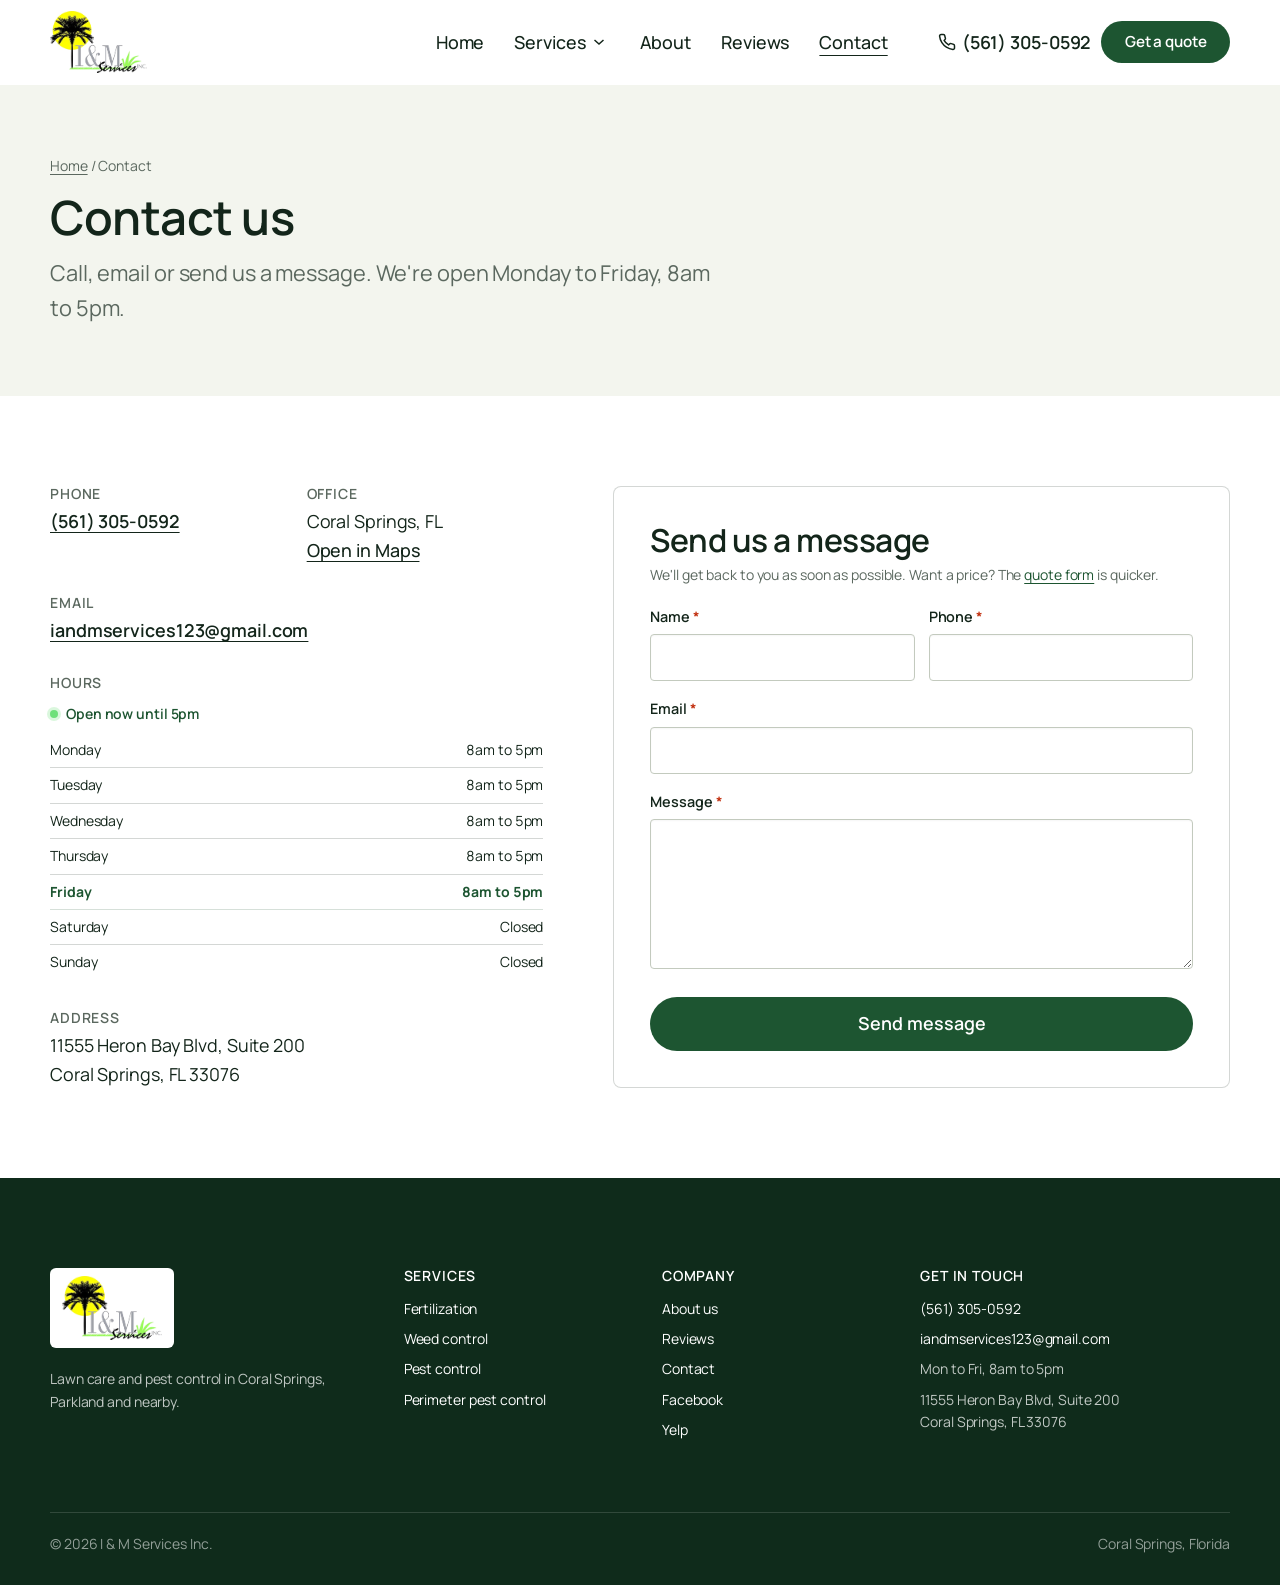
<file: contact-us/index.html>
<!doctype html>
<html lang="en-US">
<head>
<meta charset="UTF-8">
<meta name="viewport" content="width=device-width, initial-scale=1">
<title>Contact Us | I&amp;M Services | (561) 305-0592</title>
<meta name="description" content="Call (561) 305-0592, email or send a message. Open Monday to Friday, 8am to 5pm.">
<!-- Prototype preview. Remove this noindex line at launch. -->
<meta name="robots" content="noindex, nofollow">
<meta name="theme-color" content="#0f2b1b">
<meta property="og:type" content="website">
<meta property="og:title" content="Contact Us | I&amp;M Services | (561) 305-0592">
<meta property="og:description" content="Call (561) 305-0592, email or send a message. Open Monday to Friday, 8am to 5pm.">
<meta property="og:url" content="https://iandmgreenlawns.whitephoenixconsulting.com/contact-us/">
<meta property="og:image" content="https://iandmgreenlawns.whitephoenixconsulting.com/assets/img/og-image.jpg">
<meta name="twitter:card" content="summary_large_image">
<link rel="icon" type="image/png" href="../assets/img/favicon-32.png">
<link rel="apple-touch-icon" href="../assets/img/apple-touch-icon.png">
<link rel="preconnect" href="https://fonts.googleapis.com">
<link rel="preconnect" href="https://fonts.gstatic.com" crossorigin>
<link rel="stylesheet" href="https://fonts.googleapis.com/css2?family=Manrope:wght@300..800&amp;display=swap">
<link rel="stylesheet" id="wp-block-library-css" href="../assets/css/wp-blocks.css?ver=11.2.0">
<link rel="stylesheet" id="theme-style-css" href="../assets/css/site.css?ver=2548a853">
<meta name="site-build" content="20261007234258">
<script>document.documentElement.classList.add("js");</script>
<script>(function(){if(!window.fetch)return;fetch("../version.json",{cache:"no-store"}).then(function(r){return r.json()}).then(function(v){if(v.build&&v.build!=="20261007234258"){var k="reload-"+v.build;try{if(sessionStorage.getItem(k))return;sessionStorage.setItem(k,"1")}catch(e){}location.reload()}}).catch(function(){})})();</script>
<script type="speculationrules">{"prerender": [{"source": "document", "where": {"and": [{"href_matches": "/*"}, {"not": {"href_matches": "/*\\?*"}}, {"not": {"selector_matches": "a[rel~=nofollow]"}}]}, "eagerness": "moderate"}]}</script>
<script src="../assets/js/site.js?ver=f61537e7" defer></script>
</head>
<body class="page has-mobile-actions">
<div class="wp-site-blocks">
<a class="skip-link screen-reader-text" href="#wp--skip-link--target">Skip to content</a>
<header class="wp-block-template-part site-header has-global-padding">
  <div class="site-header__inner">
    <div class="wp-block-site-logo"><a href="../" rel="home" aria-label="I&amp;M Services, home"><img src="../assets/img/logo.webp" width="251" height="160" alt="I&amp;M Services Inc."></a></div>
    <nav class="wp-block-navigation" aria-label="Main"><ul class="wp-block-navigation__container"><li class="wp-block-navigation-item"><a class="wp-block-navigation-item__content" href="../">Home</a></li><li class="wp-block-navigation-item has-child open-on-hover-click wp-block-navigation-submenu has-mega-menu"><a class="wp-block-navigation-item__content" href="../services/">Services</a><button class="wp-block-navigation__submenu-icon wp-block-navigation-submenu__toggle" type="button" aria-expanded="false" aria-controls="mega-services" aria-label="Services submenu"><svg xmlns="http://www.w3.org/2000/svg" width="12" height="12" viewBox="0 0 12 12" fill="none" aria-hidden="true" focusable="false"><path d="M1.50002 4L6.00002 8L10.5 4" stroke-width="1.5"></path></svg></button><div class="mega-menu" id="mega-services"><div class="mega-menu__inner"><div class="mega-menu__grid"><a class="mega-card" href="../services/#fertilization"><img src="../assets/img/fertilization-640.webp" width="640" height="427" alt="" loading="lazy" decoding="async"><span class="mega-card__title">Fertilization</span><span class="mega-card__text">We check your grass first, then adjust the fertilizer to suit your yard.</span></a><a class="mega-card" href="../services/#weed-control"><img src="../assets/img/weed-control-640.webp" width="640" height="427" alt="" loading="lazy" decoding="async"><span class="mega-card__title">Weed control</span><span class="mega-card__text">Weeds steal water and food from your grass. We knock them back so it can fill in.</span></a><a class="mega-card" href="../services/#pest-control"><img src="../assets/img/pest-control-640.webp" width="640" height="427" alt="" loading="lazy" decoding="async"><span class="mega-card__title">Pest control</span><span class="mega-card__text">Ants, roaches, termites, rodents, spiders. We move fast to get rid of them.</span></a><a class="mega-card" href="../services/#perimeter-pest-control"><img src="../assets/img/perimeter-640.webp" width="640" height="427" alt="" loading="lazy" decoding="async"><span class="mega-card__title">Perimeter pest control</span><span class="mega-card__text">A treated barrier around the outside of your home. Nothing gets sprayed inside.</span></a></div><div class="mega-menu__foot"><span><strong>Also on our truck:</strong> lawn and ornamental spraying, tree service, lawn maintenance, pressure cleaning and installation.</span><a class="more-link" href="../services/">All services <svg xmlns="http://www.w3.org/2000/svg" viewBox="0 0 24 24" fill="none" stroke="currentColor" stroke-width="2" stroke-linecap="round" stroke-linejoin="round" aria-hidden="true" focusable="false"><path d="M5 12h14"/><path d="m12 5 7 7-7 7"/></svg></a></div></div></div></li><li class="wp-block-navigation-item"><a class="wp-block-navigation-item__content" href="../about-us/">About</a></li><li class="wp-block-navigation-item"><a class="wp-block-navigation-item__content" href="../reviews/">Reviews</a></li><li class="wp-block-navigation-item"><a class="wp-block-navigation-item__content" href="../contact-us/" aria-current="page">Contact</a></li></ul></nav>
    <div class="header-tools">
      <a class="header-phone" href="tel:+15613050592"><svg width="18" height="18" xmlns="http://www.w3.org/2000/svg" viewBox="0 0 24 24" fill="none" stroke="currentColor" stroke-width="2" stroke-linecap="round" stroke-linejoin="round" aria-hidden="true" focusable="false"><path d="M22 16.92v3a2 2 0 0 1-2.18 2 19.79 19.79 0 0 1-8.63-3.07 19.5 19.5 0 0 1-6-6 19.79 19.79 0 0 1-3.07-8.67A2 2 0 0 1 4.11 2h3a2 2 0 0 1 2 1.72c.13.96.36 1.9.7 2.81a2 2 0 0 1-.45 2.11L8.09 9.91a16 16 0 0 0 6 6l1.27-1.27a2 2 0 0 1 2.11-.45c.91.34 1.85.57 2.81.7A2 2 0 0 1 22 16.92z"/></svg>(561) 305-0592</a>
      <a class="icon-button header-call" href="tel:+15613050592" aria-label="Call (561) 305-0592"><svg xmlns="http://www.w3.org/2000/svg" viewBox="0 0 24 24" fill="none" stroke="currentColor" stroke-width="2" stroke-linecap="round" stroke-linejoin="round" aria-hidden="true" focusable="false"><path d="M22 16.92v3a2 2 0 0 1-2.18 2 19.79 19.79 0 0 1-8.63-3.07 19.5 19.5 0 0 1-6-6 19.79 19.79 0 0 1-3.07-8.67A2 2 0 0 1 4.11 2h3a2 2 0 0 1 2 1.72c.13.96.36 1.9.7 2.81a2 2 0 0 1-.45 2.11L8.09 9.91a16 16 0 0 0 6 6l1.27-1.27a2 2 0 0 1 2.11-.45c.91.34 1.85.57 2.81.7A2 2 0 0 1 22 16.92z"/></svg></a>
      <div class="wp-block-button header-quote"><a class="wp-block-button__link wp-element-button" href="../quote/">Get a quote</a></div>
      <button class="wp-block-navigation__responsive-container-open icon-button" type="button" aria-haspopup="dialog" aria-expanded="false" aria-label="Open menu"><svg xmlns="http://www.w3.org/2000/svg" viewBox="0 0 24 24" aria-hidden="true" focusable="false"><path fill="currentColor" d="M5 5v1.5h14V5H5zm0 7.8h14v-1.5H5v1.5zM5 19h14v-1.5H5V19z"/></svg></button>
    </div>
  </div>
  <div class="wp-block-navigation__responsive-container" role="dialog" aria-modal="true" aria-label="Menu">
    <button class="wp-block-navigation__responsive-container-close icon-button" type="button" aria-label="Close menu"><svg xmlns="http://www.w3.org/2000/svg" viewBox="0 0 24 24" aria-hidden="true" focusable="false"><path fill="currentColor" d="m13.06 12 6.47-6.47-1.06-1.06L12 10.94 5.53 4.47 4.47 5.53 10.94 12l-6.47 6.47 1.06 1.06L12 13.06l6.47 6.47 1.06-1.06L13.06 12Z"/></svg></button>
    <ul><li><a href="../">Home</a></li><li><a href="../services/">Services</a><ul class="overlay-sub"><li><a href="../services/#fertilization">Fertilization</a></li><li><a href="../services/#weed-control">Weed control</a></li><li><a href="../services/#pest-control">Pest control</a></li><li><a href="../services/#perimeter-pest-control">Perimeter pest control</a></li></ul></li><li><a href="../about-us/">About</a></li><li><a href="../reviews/">Reviews</a></li><li><a href="../contact-us/" aria-current="page">Contact</a></li></ul>
    <div class="wp-block-buttons is-layout-flex"><div class="wp-block-button"><a class="wp-block-button__link wp-element-button" href="../quote/">Get a quote</a></div><div class="wp-block-button is-style-outline"><a class="wp-block-button__link wp-element-button" href="tel:+15613050592">Call (561) 305-0592</a></div></div>
  </div>
</header>
<main class="wp-block-group" id="wp--skip-link--target">

<section class="wp-block-group alignfull page-banner has-global-padding">
  <div class="page-banner__inner">
    <nav class="breadcrumbs" aria-label="Breadcrumb"><a href="../">Home</a> / Contact</nav>
    <h1 class="wp-block-heading">Contact us</h1>
    <p class="lede">Call, email or send us a message. We're open Monday to Friday, 8am to 5pm.</p>
  </div>
</section>
<section class="wp-block-group alignfull section has-global-padding">
  <div class="contact-layout wide">
    <div class="contact-cols wp-reveal">
      <div><h3 class="wp-block-heading">Phone</h3><p><a href="tel:+15613050592">(561) 305-0592</a></p></div>
      <div><h3 class="wp-block-heading">Office</h3><p>Coral Springs, FL<br><a href="https://www.google.com/maps/search/?api=1&query=11555+Heron+Bay+Blvd+Suite+200%2C+Coral+Springs%2C+FL+33076" target="_blank" rel="noopener" style="font-weight:500">Open in Maps</a></p></div>
      <div class="span-2"><h3 class="wp-block-heading">Email</h3><p><a href="mailto:iandmservices123@gmail.com">iandmservices123@gmail.com</a></p></div>
      <div class="span-2"><h3 class="wp-block-heading">Hours</h3>
        <p class="hours-status" data-hours-status><span class="status-dot"></span><span data-hours-text>Mon to Fri, 8am to 5pm</span></p>
        <table class="hours-table"><caption class="screen-reader-text">Opening hours</caption><tr data-day="Monday"><td>Monday</td><td>8am to 5pm</td></tr><tr data-day="Tuesday"><td>Tuesday</td><td>8am to 5pm</td></tr><tr data-day="Wednesday"><td>Wednesday</td><td>8am to 5pm</td></tr><tr data-day="Thursday"><td>Thursday</td><td>8am to 5pm</td></tr><tr data-day="Friday"><td>Friday</td><td>8am to 5pm</td></tr><tr data-day="Saturday"><td>Saturday</td><td>Closed</td></tr><tr data-day="Sunday"><td>Sunday</td><td>Closed</td></tr></table></div>
      <div class="span-2"><h3 class="wp-block-heading">Address</h3><p>11555 Heron Bay Blvd, Suite 200<br>Coral Springs, FL 33076</p></div>
    </div>
    <div class="form-panel wp-reveal" style="--reveal-delay:0.08s">
      <div class="gform_wrapper">
        <div class="gform_heading"><h2 class="gform_title">Send us a message</h2><span class="gform_description">We'll get back to you as soon as possible. Want a price? The <a href="../quote/">quote form</a> is quicker.</span></div>
        <div class="gform_validation_errors" role="alert" hidden>There was a problem with your submission. Please review the fields below.</div>
        <form method="post" novalidate>
          <div class="gform_fields">
            <div class="gfield gfield--width-half stack-sm "><label class="gfield_label" for="c-name">Name<span class="gfield_required" aria-hidden="true">*</span></label><div class="ginput_container"><input id="c-name" name="name" type="text" autocomplete="name" required></div><div class="validation_message" aria-live="polite"></div></div>
            <div class="gfield gfield--width-half stack-sm "><label class="gfield_label" for="c-phone">Phone<span class="gfield_required" aria-hidden="true">*</span></label><div class="ginput_container"><input id="c-phone" name="phone" type="tel" autocomplete="tel" required></div><div class="validation_message" aria-live="polite"></div></div>
            <div class="gfield "><label class="gfield_label" for="c-email">Email<span class="gfield_required" aria-hidden="true">*</span></label><div class="ginput_container"><input id="c-email" name="email" type="email" autocomplete="email" required></div><div class="validation_message" aria-live="polite"></div></div>
            <div class="gfield "><label class="gfield_label" for="c-msg">Message<span class="gfield_required" aria-hidden="true">*</span></label><div class="ginput_container"><textarea id="c-msg" name="message" rows="5" required></textarea></div><div class="validation_message" aria-live="polite"></div></div>
          </div>
          <div class="gform_footer"><button class="wp-element-button" type="submit">Send message</button></div>
        </form>
        <div class="gform_confirmation_wrapper" hidden><div class="gform_confirmation_message" role="status"><h3 class="wp-block-heading">Thanks for contacting us!</h3><p>We'll get back to you as soon as possible. If it's urgent, call <a href="tel:+15613050592">(561) 305-0592</a>.</p></div></div>
      </div>
    </div>
  </div>
</section>

</main>
<footer class="wp-block-template-part site-footer has-global-padding">
  <div class="site-footer__inner">
    <div class="footer-top">
      <div class="footer-brand">
        <a class="footer-logo" href="../"><img src="../assets/img/logo.webp" width="251" height="160" alt="I&amp;M Services Inc." loading="lazy"></a>
        <p>Lawn care and pest control in Coral Springs, Parkland and nearby.</p>
      </div>
      <div>
        <h2>Services</h2>
        <ul>
          <li><a href="../services/#fertilization">Fertilization</a></li>
          <li><a href="../services/#weed-control">Weed control</a></li>
          <li><a href="../services/#pest-control">Pest control</a></li>
          <li><a href="../services/#perimeter-pest-control">Perimeter pest control</a></li>
        </ul>
      </div>
      <div>
        <h2>Company</h2>
        <ul>
          <li><a href="../about-us/">About us</a></li>
          <li><a href="../reviews/">Reviews</a></li>
          <li><a href="../contact-us/">Contact</a></li>
          <li><a href="https://www.facebook.com/iandmservices/" target="_blank" rel="noopener">Facebook</a></li>
          <li><a href="https://www.yelp.com/biz/i-and-m-services-palm-beach" target="_blank" rel="noopener">Yelp</a></li>
        </ul>
      </div>
      <div>
        <h2>Get in touch</h2>
        <ul>
          <li><a href="tel:+15613050592">(561) 305-0592</a></li>
          <li><a href="mailto:iandmservices123@gmail.com">iandmservices123@gmail.com</a></li>
          <li>Mon to Fri, 8am to 5pm</li>
          <li>11555 Heron Bay Blvd, Suite 200<br>Coral Springs, FL 33076</li>
        </ul>
      </div>
    </div>
    <div class="footer-bottom"><p>&copy; <span data-year>2026</span> I &amp; M Services Inc.</p><p>Coral Springs, Florida</p></div>
  </div>
</footer>
</div>
<div class="mobile-actions" role="region" aria-label="Quick actions">
  <div class="wp-block-button is-style-outline"><a class="wp-block-button__link wp-element-button" href="tel:+15613050592"><svg xmlns="http://www.w3.org/2000/svg" viewBox="0 0 24 24" fill="none" stroke="currentColor" stroke-width="2" stroke-linecap="round" stroke-linejoin="round" aria-hidden="true" focusable="false"><path d="M22 16.92v3a2 2 0 0 1-2.18 2 19.79 19.79 0 0 1-8.63-3.07 19.5 19.5 0 0 1-6-6 19.79 19.79 0 0 1-3.07-8.67A2 2 0 0 1 4.11 2h3a2 2 0 0 1 2 1.72c.13.96.36 1.9.7 2.81a2 2 0 0 1-.45 2.11L8.09 9.91a16 16 0 0 0 6 6l1.27-1.27a2 2 0 0 1 2.11-.45c.91.34 1.85.57 2.81.7A2 2 0 0 1 22 16.92z"/></svg>Call</a></div>
  <div class="wp-block-button"><a class="wp-block-button__link wp-element-button" href="../quote/">Get a quote<svg xmlns="http://www.w3.org/2000/svg" viewBox="0 0 24 24" fill="none" stroke="currentColor" stroke-width="2" stroke-linecap="round" stroke-linejoin="round" aria-hidden="true" focusable="false"><path d="M5 12h14"/><path d="m12 5 7 7-7 7"/></svg></a></div>
</div>
</body>
</html>
</file>
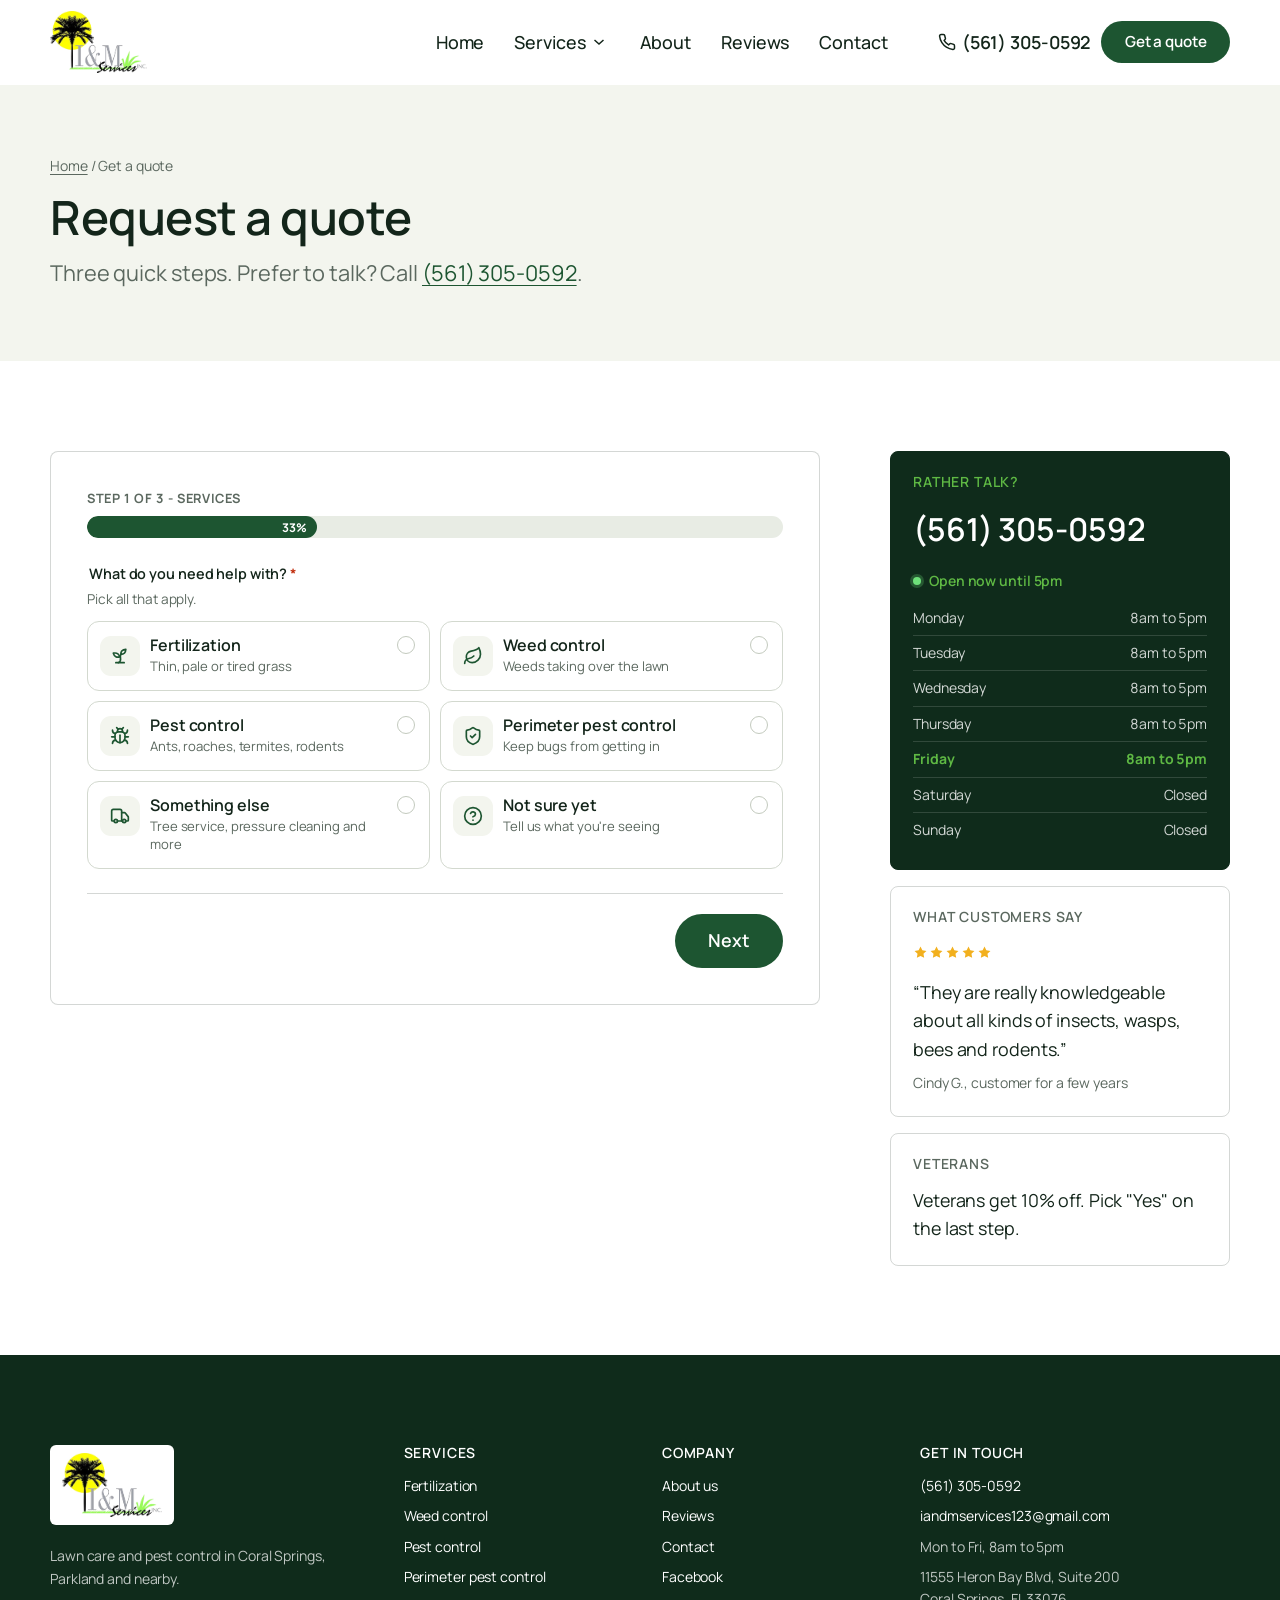
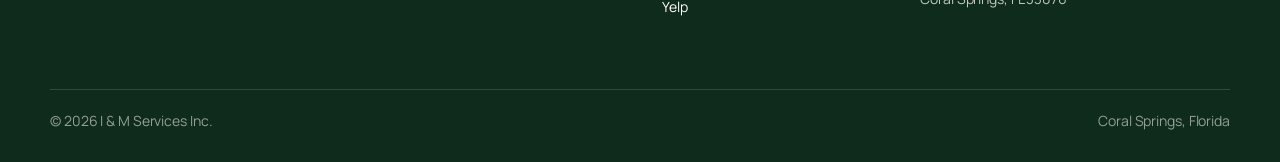
<file: quote/index.html>
<!doctype html>
<html lang="en-US">
<head>
<meta charset="UTF-8">
<meta name="viewport" content="width=device-width, initial-scale=1">
<title>Request a Quote | I&amp;M Services</title>
<meta name="description" content="Request a quote for fertilization, weed control or pest control in Coral Springs, Parkland and nearby.">
<!-- Prototype preview. Remove this noindex line at launch. -->
<meta name="robots" content="noindex, nofollow">
<meta name="theme-color" content="#0f2b1b">
<meta property="og:type" content="website">
<meta property="og:title" content="Request a Quote | I&amp;M Services">
<meta property="og:description" content="Request a quote for fertilization, weed control or pest control in Coral Springs, Parkland and nearby.">
<meta property="og:url" content="https://iandmgreenlawns.whitephoenixconsulting.com/quote/">
<meta property="og:image" content="https://iandmgreenlawns.whitephoenixconsulting.com/assets/img/og-image.jpg">
<meta name="twitter:card" content="summary_large_image">
<link rel="icon" type="image/png" href="../assets/img/favicon-32.png">
<link rel="apple-touch-icon" href="../assets/img/apple-touch-icon.png">
<link rel="preconnect" href="https://fonts.googleapis.com">
<link rel="preconnect" href="https://fonts.gstatic.com" crossorigin>
<link rel="stylesheet" href="https://fonts.googleapis.com/css2?family=Manrope:wght@300..800&amp;display=swap">
<link rel="stylesheet" id="wp-block-library-css" href="../assets/css/wp-blocks.css?ver=11.2.0">
<link rel="stylesheet" id="theme-style-css" href="../assets/css/site.css?ver=2548a853">
<meta name="site-build" content="20261007234258">
<script>document.documentElement.classList.add("js");</script>
<script>(function(){if(!window.fetch)return;fetch("../version.json",{cache:"no-store"}).then(function(r){return r.json()}).then(function(v){if(v.build&&v.build!=="20261007234258"){var k="reload-"+v.build;try{if(sessionStorage.getItem(k))return;sessionStorage.setItem(k,"1")}catch(e){}location.reload()}}).catch(function(){})})();</script>
<script type="speculationrules">{"prerender": [{"source": "document", "where": {"and": [{"href_matches": "/*"}, {"not": {"href_matches": "/*\\?*"}}, {"not": {"selector_matches": "a[rel~=nofollow]"}}]}, "eagerness": "moderate"}]}</script>
<script src="../assets/js/site.js?ver=f61537e7" defer></script>
</head>
<body class="page">
<div class="wp-site-blocks">
<a class="skip-link screen-reader-text" href="#wp--skip-link--target">Skip to content</a>
<header class="wp-block-template-part site-header has-global-padding">
  <div class="site-header__inner">
    <div class="wp-block-site-logo"><a href="../" rel="home" aria-label="I&amp;M Services, home"><img src="../assets/img/logo.webp" width="251" height="160" alt="I&amp;M Services Inc."></a></div>
    <nav class="wp-block-navigation" aria-label="Main"><ul class="wp-block-navigation__container"><li class="wp-block-navigation-item"><a class="wp-block-navigation-item__content" href="../">Home</a></li><li class="wp-block-navigation-item has-child open-on-hover-click wp-block-navigation-submenu has-mega-menu"><a class="wp-block-navigation-item__content" href="../services/">Services</a><button class="wp-block-navigation__submenu-icon wp-block-navigation-submenu__toggle" type="button" aria-expanded="false" aria-controls="mega-services" aria-label="Services submenu"><svg xmlns="http://www.w3.org/2000/svg" width="12" height="12" viewBox="0 0 12 12" fill="none" aria-hidden="true" focusable="false"><path d="M1.50002 4L6.00002 8L10.5 4" stroke-width="1.5"></path></svg></button><div class="mega-menu" id="mega-services"><div class="mega-menu__inner"><div class="mega-menu__grid"><a class="mega-card" href="../services/#fertilization"><img src="../assets/img/fertilization-640.webp" width="640" height="427" alt="" loading="lazy" decoding="async"><span class="mega-card__title">Fertilization</span><span class="mega-card__text">We check your grass first, then adjust the fertilizer to suit your yard.</span></a><a class="mega-card" href="../services/#weed-control"><img src="../assets/img/weed-control-640.webp" width="640" height="427" alt="" loading="lazy" decoding="async"><span class="mega-card__title">Weed control</span><span class="mega-card__text">Weeds steal water and food from your grass. We knock them back so it can fill in.</span></a><a class="mega-card" href="../services/#pest-control"><img src="../assets/img/pest-control-640.webp" width="640" height="427" alt="" loading="lazy" decoding="async"><span class="mega-card__title">Pest control</span><span class="mega-card__text">Ants, roaches, termites, rodents, spiders. We move fast to get rid of them.</span></a><a class="mega-card" href="../services/#perimeter-pest-control"><img src="../assets/img/perimeter-640.webp" width="640" height="427" alt="" loading="lazy" decoding="async"><span class="mega-card__title">Perimeter pest control</span><span class="mega-card__text">A treated barrier around the outside of your home. Nothing gets sprayed inside.</span></a></div><div class="mega-menu__foot"><span><strong>Also on our truck:</strong> lawn and ornamental spraying, tree service, lawn maintenance, pressure cleaning and installation.</span><a class="more-link" href="../services/">All services <svg xmlns="http://www.w3.org/2000/svg" viewBox="0 0 24 24" fill="none" stroke="currentColor" stroke-width="2" stroke-linecap="round" stroke-linejoin="round" aria-hidden="true" focusable="false"><path d="M5 12h14"/><path d="m12 5 7 7-7 7"/></svg></a></div></div></div></li><li class="wp-block-navigation-item"><a class="wp-block-navigation-item__content" href="../about-us/">About</a></li><li class="wp-block-navigation-item"><a class="wp-block-navigation-item__content" href="../reviews/">Reviews</a></li><li class="wp-block-navigation-item"><a class="wp-block-navigation-item__content" href="../contact-us/">Contact</a></li></ul></nav>
    <div class="header-tools">
      <a class="header-phone" href="tel:+15613050592"><svg width="18" height="18" xmlns="http://www.w3.org/2000/svg" viewBox="0 0 24 24" fill="none" stroke="currentColor" stroke-width="2" stroke-linecap="round" stroke-linejoin="round" aria-hidden="true" focusable="false"><path d="M22 16.92v3a2 2 0 0 1-2.18 2 19.79 19.79 0 0 1-8.63-3.07 19.5 19.5 0 0 1-6-6 19.79 19.79 0 0 1-3.07-8.67A2 2 0 0 1 4.11 2h3a2 2 0 0 1 2 1.72c.13.96.36 1.9.7 2.81a2 2 0 0 1-.45 2.11L8.09 9.91a16 16 0 0 0 6 6l1.27-1.27a2 2 0 0 1 2.11-.45c.91.34 1.85.57 2.81.7A2 2 0 0 1 22 16.92z"/></svg>(561) 305-0592</a>
      <a class="icon-button header-call" href="tel:+15613050592" aria-label="Call (561) 305-0592"><svg xmlns="http://www.w3.org/2000/svg" viewBox="0 0 24 24" fill="none" stroke="currentColor" stroke-width="2" stroke-linecap="round" stroke-linejoin="round" aria-hidden="true" focusable="false"><path d="M22 16.92v3a2 2 0 0 1-2.18 2 19.79 19.79 0 0 1-8.63-3.07 19.5 19.5 0 0 1-6-6 19.79 19.79 0 0 1-3.07-8.67A2 2 0 0 1 4.11 2h3a2 2 0 0 1 2 1.72c.13.96.36 1.9.7 2.81a2 2 0 0 1-.45 2.11L8.09 9.91a16 16 0 0 0 6 6l1.27-1.27a2 2 0 0 1 2.11-.45c.91.34 1.85.57 2.81.7A2 2 0 0 1 22 16.92z"/></svg></a>
      <div class="wp-block-button header-quote"><a class="wp-block-button__link wp-element-button" href="../quote/">Get a quote</a></div>
      <button class="wp-block-navigation__responsive-container-open icon-button" type="button" aria-haspopup="dialog" aria-expanded="false" aria-label="Open menu"><svg xmlns="http://www.w3.org/2000/svg" viewBox="0 0 24 24" aria-hidden="true" focusable="false"><path fill="currentColor" d="M5 5v1.5h14V5H5zm0 7.8h14v-1.5H5v1.5zM5 19h14v-1.5H5V19z"/></svg></button>
    </div>
  </div>
  <div class="wp-block-navigation__responsive-container" role="dialog" aria-modal="true" aria-label="Menu">
    <button class="wp-block-navigation__responsive-container-close icon-button" type="button" aria-label="Close menu"><svg xmlns="http://www.w3.org/2000/svg" viewBox="0 0 24 24" aria-hidden="true" focusable="false"><path fill="currentColor" d="m13.06 12 6.47-6.47-1.06-1.06L12 10.94 5.53 4.47 4.47 5.53 10.94 12l-6.47 6.47 1.06 1.06L12 13.06l6.47 6.47 1.06-1.06L13.06 12Z"/></svg></button>
    <ul><li><a href="../">Home</a></li><li><a href="../services/">Services</a><ul class="overlay-sub"><li><a href="../services/#fertilization">Fertilization</a></li><li><a href="../services/#weed-control">Weed control</a></li><li><a href="../services/#pest-control">Pest control</a></li><li><a href="../services/#perimeter-pest-control">Perimeter pest control</a></li></ul></li><li><a href="../about-us/">About</a></li><li><a href="../reviews/">Reviews</a></li><li><a href="../contact-us/">Contact</a></li></ul>
    <div class="wp-block-buttons is-layout-flex"><div class="wp-block-button"><a class="wp-block-button__link wp-element-button" href="../quote/">Get a quote</a></div><div class="wp-block-button is-style-outline"><a class="wp-block-button__link wp-element-button" href="tel:+15613050592">Call (561) 305-0592</a></div></div>
  </div>
</header>
<main class="wp-block-group" id="wp--skip-link--target">

<section class="wp-block-group alignfull page-banner has-global-padding">
  <div class="page-banner__inner">
    <nav class="breadcrumbs" aria-label="Breadcrumb"><a href="../">Home</a> / Get a quote</nav>
    <h1 class="wp-block-heading">Request a quote</h1>
    <p class="lede">Three quick steps. Prefer to talk? Call <a href="tel:+15613050592">(561) 305-0592</a>.</p>
  </div>
</section>
<section class="wp-block-group alignfull section has-global-padding">
  <div class="quote-layout">
    <div class="form-panel">
      <div class="gform_wrapper">
        <div class="gf_progressbar_wrapper"><p class="gf_progressbar_title">Step 1 of 3 - Services</p><div class="gf_progressbar" aria-hidden="true"><div class="gf_progressbar_percentage" style="width:33%"><span>33%</span></div></div></div>
        <div class="gform_validation_errors" role="alert" hidden>There was a problem with your submission. Please review the fields below.</div>
        <form method="post" novalidate>
          <div class="gform_page" data-title="Services">
            <div class="gform_fields">
              <fieldset class="gfield " data-group-required style="border:0;margin:0;padding:0;min-width:0"><legend class="gfield_label">What do you need help with?<span class="gfield_required" aria-hidden="true">*</span></legend><div class="gfield_description">Pick all that apply.</div><div class="ginput_container"><ul class="gchoice-cards gchoice-cards--lg"><li><label class="gcard"><input type="checkbox" name="service" value="fertilization"><span class="gcard__box"><span class="gcard__icon"><svg viewBox="0 0 24 24" fill="none" stroke="currentColor" stroke-width="2" stroke-linecap="round" stroke-linejoin="round" aria-hidden="true" focusable="false"><path d="M7 20h10"/><path d="M10 20c5.5-2.5.8-6.4 3-10"/><path d="M9.5 9.4c1.1.8 1.8 2.2 2.3 3.7-2 .4-3.5.4-4.8-.3-1.2-.6-2.3-1.9-3-4.2 2.8-.5 4.4 0 5.5.8z"/><path d="M14.1 6a7 7 0 0 0-1.1 4c1.9-.1 3.3-.6 4.3-1.4 1-1 1.6-2.3 1.7-4.6-2.7.1-4 1-4.9 2z"/></svg></span><span class="gcard__text">Fertilization<span class="gcard__desc">Thin, pale or tired grass</span></span><span class="gcard__tick"><svg viewBox="0 0 24 24" fill="none" stroke="currentColor" stroke-width="3.5" stroke-linecap="round" stroke-linejoin="round" aria-hidden="true" focusable="false"><path d="M20 6 9 17l-5-5"/></svg></span></span></label></li><li><label class="gcard"><input type="checkbox" name="service" value="weed-control"><span class="gcard__box"><span class="gcard__icon"><svg viewBox="0 0 24 24" fill="none" stroke="currentColor" stroke-width="2" stroke-linecap="round" stroke-linejoin="round" aria-hidden="true" focusable="false"><path d="M11 20A7 7 0 0 1 9.8 6.1C15.5 5 17 4.48 19 2c1 2 2 4.18 2 8 0 5.5-4.78 10-10 10Z"/><path d="M2 21c0-3 1.85-5.36 5.08-6C9.5 14.52 12 13 13 12"/></svg></span><span class="gcard__text">Weed control<span class="gcard__desc">Weeds taking over the lawn</span></span><span class="gcard__tick"><svg viewBox="0 0 24 24" fill="none" stroke="currentColor" stroke-width="3.5" stroke-linecap="round" stroke-linejoin="round" aria-hidden="true" focusable="false"><path d="M20 6 9 17l-5-5"/></svg></span></span></label></li><li><label class="gcard"><input type="checkbox" name="service" value="pest-control"><span class="gcard__box"><span class="gcard__icon"><svg viewBox="0 0 24 24" fill="none" stroke="currentColor" stroke-width="2" stroke-linecap="round" stroke-linejoin="round" aria-hidden="true" focusable="false"><path d="m8 2 1.88 1.88"/><path d="M14.12 3.88 16 2"/><path d="M9 7.13v-1a3 3 0 1 1 6 0v1"/><path d="M12 20c-3.3 0-6-2.7-6-6v-3a4 4 0 0 1 4-4h4a4 4 0 0 1 4 4v3c0 3.3-2.7 6-6 6"/><path d="M12 20v-9"/><path d="M6.53 9C4.6 8.8 3 7.1 3 5"/><path d="M6 13H2"/><path d="M3 21c0-2.1 1.7-3.9 3.8-4"/><path d="M20.97 5c0 2.1-1.6 3.8-3.5 4"/><path d="M22 13h-4"/><path d="M17.2 17c2.1.1 3.8 1.9 3.8 4"/></svg></span><span class="gcard__text">Pest control<span class="gcard__desc">Ants, roaches, termites, rodents</span></span><span class="gcard__tick"><svg viewBox="0 0 24 24" fill="none" stroke="currentColor" stroke-width="3.5" stroke-linecap="round" stroke-linejoin="round" aria-hidden="true" focusable="false"><path d="M20 6 9 17l-5-5"/></svg></span></span></label></li><li><label class="gcard"><input type="checkbox" name="service" value="perimeter-pest-control"><span class="gcard__box"><span class="gcard__icon"><svg viewBox="0 0 24 24" fill="none" stroke="currentColor" stroke-width="2" stroke-linecap="round" stroke-linejoin="round" aria-hidden="true" focusable="false"><path d="M20 13c0 5-3.5 7.5-7.66 8.95a1 1 0 0 1-.67-.01C7.5 20.5 4 18 4 13V6a1 1 0 0 1 1-1c2 0 4.5-1.2 6.24-2.72a1.17 1.17 0 0 1 1.52 0C14.51 3.81 17 5 19 5a1 1 0 0 1 1 1z"/><path d="m9 12 2 2 4-4"/></svg></span><span class="gcard__text">Perimeter pest control<span class="gcard__desc">Keep bugs from getting in</span></span><span class="gcard__tick"><svg viewBox="0 0 24 24" fill="none" stroke="currentColor" stroke-width="3.5" stroke-linecap="round" stroke-linejoin="round" aria-hidden="true" focusable="false"><path d="M20 6 9 17l-5-5"/></svg></span></span></label></li><li><label class="gcard"><input type="checkbox" name="service" value="something-else"><span class="gcard__box"><span class="gcard__icon"><svg viewBox="0 0 24 24" fill="none" stroke="currentColor" stroke-width="2" stroke-linecap="round" stroke-linejoin="round" aria-hidden="true" focusable="false"><path d="M14 18V6a2 2 0 0 0-2-2H4a2 2 0 0 0-2 2v11a1 1 0 0 0 1 1h2"/><path d="M15 18H9"/><path d="M19 18h2a1 1 0 0 0 1-1v-3.65a1 1 0 0 0-.22-.62l-3.48-4.35A1 1 0 0 0 17.52 8H14"/><circle cx="17" cy="18" r="2"/><circle cx="7" cy="18" r="2"/></svg></span><span class="gcard__text">Something else<span class="gcard__desc">Tree service, pressure cleaning and more</span></span><span class="gcard__tick"><svg viewBox="0 0 24 24" fill="none" stroke="currentColor" stroke-width="3.5" stroke-linecap="round" stroke-linejoin="round" aria-hidden="true" focusable="false"><path d="M20 6 9 17l-5-5"/></svg></span></span></label></li><li><label class="gcard"><input type="checkbox" name="service" value="not-sure"><span class="gcard__box"><span class="gcard__icon"><svg viewBox="0 0 24 24" fill="none" stroke="currentColor" stroke-width="2" stroke-linecap="round" stroke-linejoin="round" aria-hidden="true" focusable="false"><circle cx="12" cy="12" r="10"/><path d="M9.09 9a3 3 0 0 1 5.83 1c0 2-3 3-3 3"/><path d="M12 17h.01"/></svg></span><span class="gcard__text">Not sure yet<span class="gcard__desc">Tell us what you're seeing</span></span><span class="gcard__tick"><svg viewBox="0 0 24 24" fill="none" stroke="currentColor" stroke-width="3.5" stroke-linecap="round" stroke-linejoin="round" aria-hidden="true" focusable="false"><path d="M20 6 9 17l-5-5"/></svg></span></span></label></li></ul></div><div class="validation_message" aria-live="polite"></div></fieldset>
            </div>
            <div class="gform_page_footer"><button class="wp-element-button gform_next_button" type="button">Next</button></div>
          </div>
          <div class="gform_page" data-title="Property" hidden>
            <div class="gform_fields">
              <fieldset class="gfield " data-group-required style="border:0;margin:0;padding:0;min-width:0"><legend class="gfield_label">Is this a home or a business?<span class="gfield_required" aria-hidden="true">*</span></legend><div class="ginput_container"><ul class="gfield_radio inline"><li><label class="gchoice"><input type="radio" name="property" value="Home"> Home</label></li><li><label class="gchoice"><input type="radio" name="property" value="Business"> Business</label></li></ul></div><div class="validation_message" aria-live="polite"></div></fieldset>
              <div class="gfield gfield--width-half "><label class="gfield_label" for="q-zip">ZIP code<span class="gfield_required" aria-hidden="true">*</span></label><div class="ginput_container"><input id="q-zip" name="zip" type="text" inputmode="numeric" maxlength="5" autocomplete="postal-code" required></div><div class="validation_message" aria-live="polite"></div></div>
              <div class="gfield "><label class="gfield_label" for="q-details">Anything we should know?</label><div class="ginput_container"><textarea id="q-details" name="details" rows="4" placeholder="For example: brown patches by the driveway, or ants by the kitchen door"></textarea></div><div class="validation_message" aria-live="polite"></div></div>
            </div>
            <div class="gform_page_footer"><button class="wp-element-button gform_previous_button" type="button">Previous</button><button class="wp-element-button gform_next_button" type="button">Next</button></div>
          </div>
          <div class="gform_page" data-title="Your details" hidden>
            <div class="gform_fields">
              <div class="gfield gfield--width-half stack-sm "><label class="gfield_label" for="q-name">Name<span class="gfield_required" aria-hidden="true">*</span></label><div class="ginput_container"><input id="q-name" name="name" type="text" autocomplete="name" required></div><div class="validation_message" aria-live="polite"></div></div>
              <div class="gfield gfield--width-half stack-sm "><label class="gfield_label" for="q-phone">Phone<span class="gfield_required" aria-hidden="true">*</span></label><div class="ginput_container"><input id="q-phone" name="phone" type="tel" autocomplete="tel" required></div><div class="validation_message" aria-live="polite"></div></div>
              <div class="gfield "><label class="gfield_label" for="q-email">Email</label><div class="ginput_container"><input id="q-email" name="email" type="email" autocomplete="email"></div><div class="validation_message" aria-live="polite"></div></div>
              <fieldset class="gfield " style="border:0;margin:0;padding:0;min-width:0"><legend class="gfield_label">Best way to reach you</legend><div class="ginput_container"><ul class="gfield_radio inline"><li><label class="gchoice"><input type="radio" name="contact_pref" value="Phone call"> Phone call</label></li><li><label class="gchoice"><input type="radio" name="contact_pref" value="Email"> Email</label></li></ul></div><div class="validation_message" aria-live="polite"></div></fieldset>
              <fieldset class="gfield " style="border:0;margin:0;padding:0;min-width:0"><legend class="gfield_label">Are you a veteran?</legend><div class="gfield_description">Veterans get 10% off.</div><div class="ginput_container"><ul class="gfield_radio inline"><li><label class="gchoice"><input type="radio" name="veteran" value="Yes"> Yes</label></li><li><label class="gchoice"><input type="radio" name="veteran" value="No"> No</label></li></ul></div><div class="validation_message" aria-live="polite"></div></fieldset>
            </div>
            <div class="gform_page_footer"><button class="wp-element-button gform_previous_button" type="button">Previous</button><button class="wp-element-button" type="submit">Send request</button></div>
          </div>
        </form>
        <div class="gform_confirmation_wrapper" hidden><div class="gform_confirmation_message" role="status"><h3 class="wp-block-heading">Thanks<span data-first-name></span>! Your request is in.</h3><p>We'll get back to you as soon as possible during business hours. Need us sooner? Call <a href="tel:+15613050592">(561) 305-0592</a>.</p></div></div>
      </div>
    </div>
    <aside class="widget-area" aria-label="Sidebar">
      <section class="widget widget--dark">
        <h2 class="widget-title">Rather talk?</h2>
        <a class="widget-phone" href="tel:+15613050592">(561) 305-0592</a>
        <p class="hours-status" data-hours-status><span class="status-dot"></span><span data-hours-text>Mon to Fri, 8am to 5pm</span></p>
        <table class="hours-table"><caption class="screen-reader-text">Opening hours</caption><tr data-day="Monday"><td>Monday</td><td>8am to 5pm</td></tr><tr data-day="Tuesday"><td>Tuesday</td><td>8am to 5pm</td></tr><tr data-day="Wednesday"><td>Wednesday</td><td>8am to 5pm</td></tr><tr data-day="Thursday"><td>Thursday</td><td>8am to 5pm</td></tr><tr data-day="Friday"><td>Friday</td><td>8am to 5pm</td></tr><tr data-day="Saturday"><td>Saturday</td><td>Closed</td></tr><tr data-day="Sunday"><td>Sunday</td><td>Closed</td></tr></table>
      </section>
      <section class="widget">
        <h2 class="widget-title">What customers say</h2>
        <span class="stars" role="img" aria-label="5 out of 5 stars"><svg xmlns="http://www.w3.org/2000/svg" viewBox="0 0 24 24" aria-hidden="true" focusable="false"><path fill="currentColor" d="M12 2.5l2.94 5.96 6.56.95-4.75 4.63 1.12 6.54L12 17.5l-5.87 3.08 1.12-6.54L2.5 9.41l6.56-.95z"/></svg><svg xmlns="http://www.w3.org/2000/svg" viewBox="0 0 24 24" aria-hidden="true" focusable="false"><path fill="currentColor" d="M12 2.5l2.94 5.96 6.56.95-4.75 4.63 1.12 6.54L12 17.5l-5.87 3.08 1.12-6.54L2.5 9.41l6.56-.95z"/></svg><svg xmlns="http://www.w3.org/2000/svg" viewBox="0 0 24 24" aria-hidden="true" focusable="false"><path fill="currentColor" d="M12 2.5l2.94 5.96 6.56.95-4.75 4.63 1.12 6.54L12 17.5l-5.87 3.08 1.12-6.54L2.5 9.41l6.56-.95z"/></svg><svg xmlns="http://www.w3.org/2000/svg" viewBox="0 0 24 24" aria-hidden="true" focusable="false"><path fill="currentColor" d="M12 2.5l2.94 5.96 6.56.95-4.75 4.63 1.12 6.54L12 17.5l-5.87 3.08 1.12-6.54L2.5 9.41l6.56-.95z"/></svg><svg xmlns="http://www.w3.org/2000/svg" viewBox="0 0 24 24" aria-hidden="true" focusable="false"><path fill="currentColor" d="M12 2.5l2.94 5.96 6.56.95-4.75 4.63 1.12 6.54L12 17.5l-5.87 3.08 1.12-6.54L2.5 9.41l6.56-.95z"/></svg></span>
        <p style="margin-top:10px">&ldquo;They are really knowledgeable about all kinds of insects, wasps, bees and rodents.&rdquo;</p>
        <p style="margin-top:8px;color:var(--wp--preset--color--accent-4);font-size:var(--wp--preset--font-size--small)">Cindy G., customer for a few years</p>
      </section>
      <section class="widget">
        <h2 class="widget-title">Veterans</h2>
        <p>Veterans get 10% off. Pick "Yes" on the last step.</p>
      </section>
    </aside>
  </div>
</section>

</main>
<footer class="wp-block-template-part site-footer has-global-padding">
  <div class="site-footer__inner">
    <div class="footer-top">
      <div class="footer-brand">
        <a class="footer-logo" href="../"><img src="../assets/img/logo.webp" width="251" height="160" alt="I&amp;M Services Inc." loading="lazy"></a>
        <p>Lawn care and pest control in Coral Springs, Parkland and nearby.</p>
      </div>
      <div>
        <h2>Services</h2>
        <ul>
          <li><a href="../services/#fertilization">Fertilization</a></li>
          <li><a href="../services/#weed-control">Weed control</a></li>
          <li><a href="../services/#pest-control">Pest control</a></li>
          <li><a href="../services/#perimeter-pest-control">Perimeter pest control</a></li>
        </ul>
      </div>
      <div>
        <h2>Company</h2>
        <ul>
          <li><a href="../about-us/">About us</a></li>
          <li><a href="../reviews/">Reviews</a></li>
          <li><a href="../contact-us/">Contact</a></li>
          <li><a href="https://www.facebook.com/iandmservices/" target="_blank" rel="noopener">Facebook</a></li>
          <li><a href="https://www.yelp.com/biz/i-and-m-services-palm-beach" target="_blank" rel="noopener">Yelp</a></li>
        </ul>
      </div>
      <div>
        <h2>Get in touch</h2>
        <ul>
          <li><a href="tel:+15613050592">(561) 305-0592</a></li>
          <li><a href="mailto:iandmservices123@gmail.com">iandmservices123@gmail.com</a></li>
          <li>Mon to Fri, 8am to 5pm</li>
          <li>11555 Heron Bay Blvd, Suite 200<br>Coral Springs, FL 33076</li>
        </ul>
      </div>
    </div>
    <div class="footer-bottom"><p>&copy; <span data-year>2026</span> I &amp; M Services Inc.</p><p>Coral Springs, Florida</p></div>
  </div>
</footer>
</div>

</body>
</html>
</file>
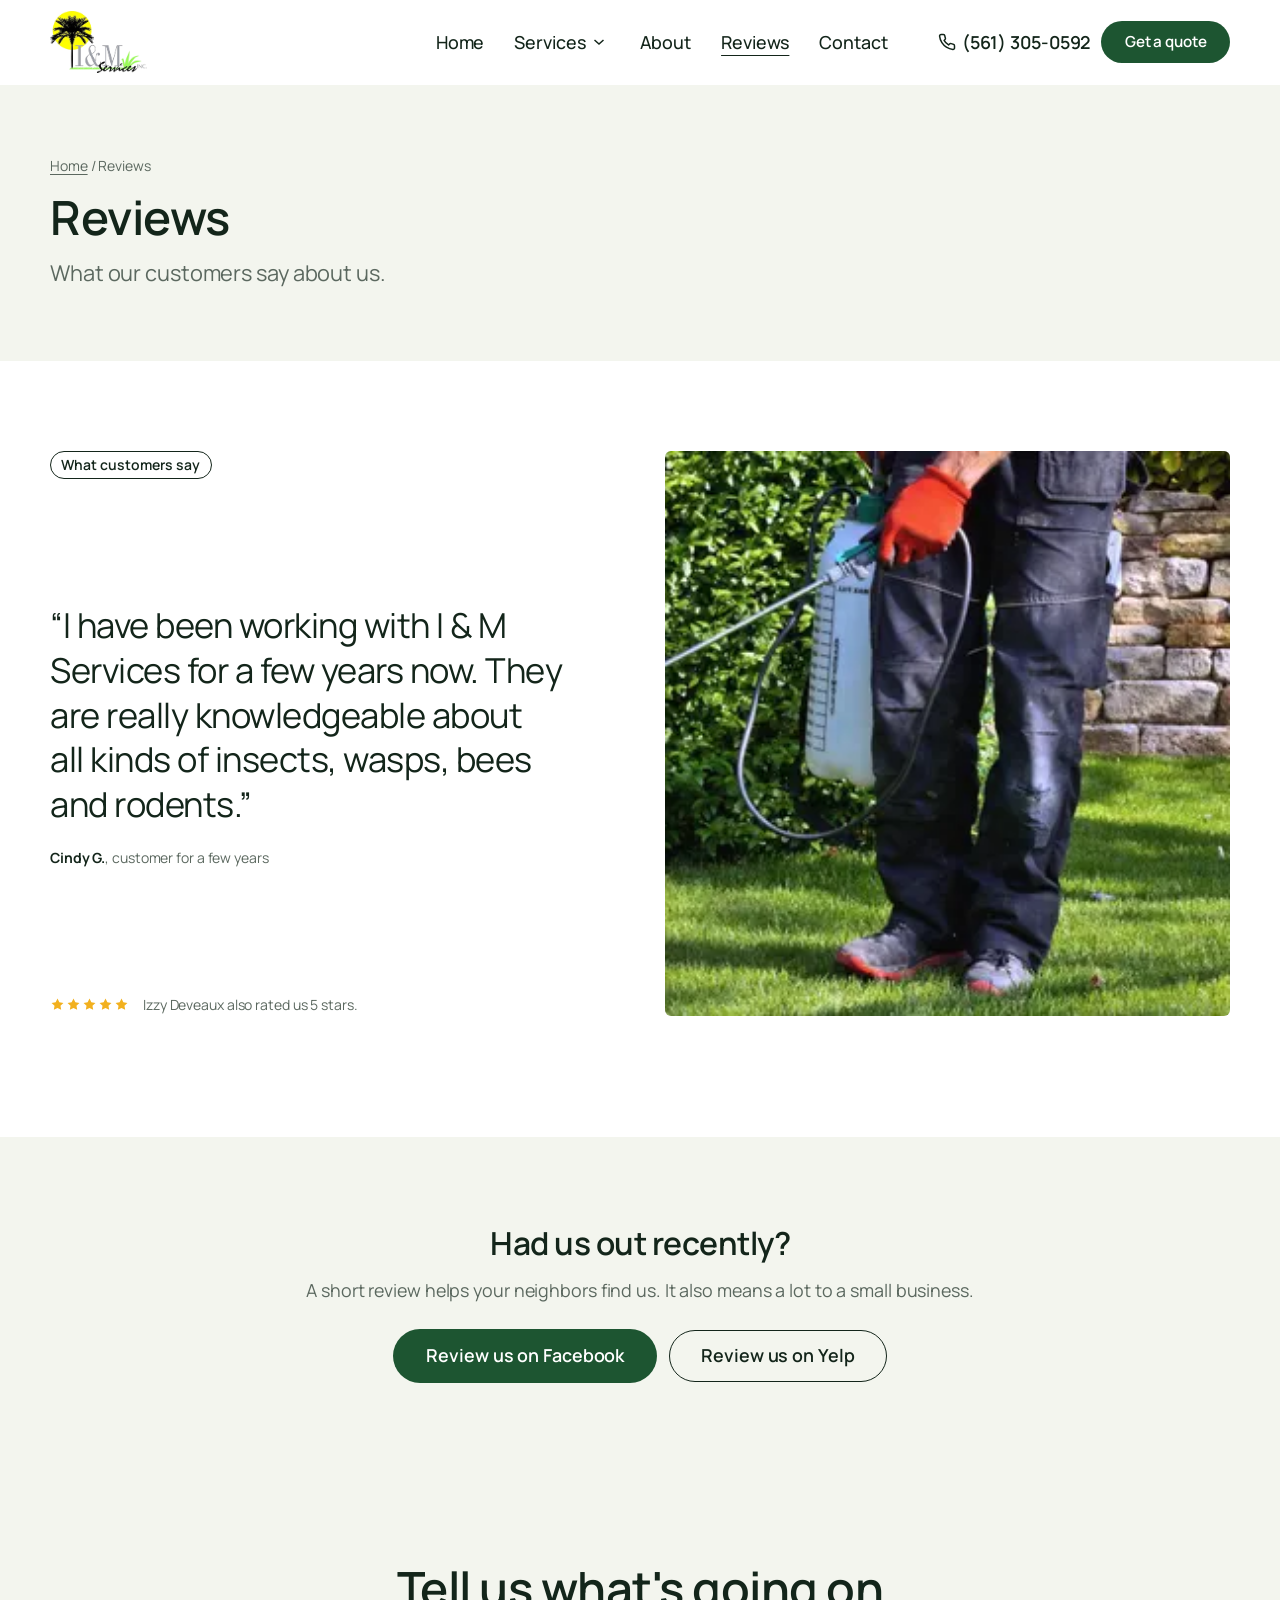
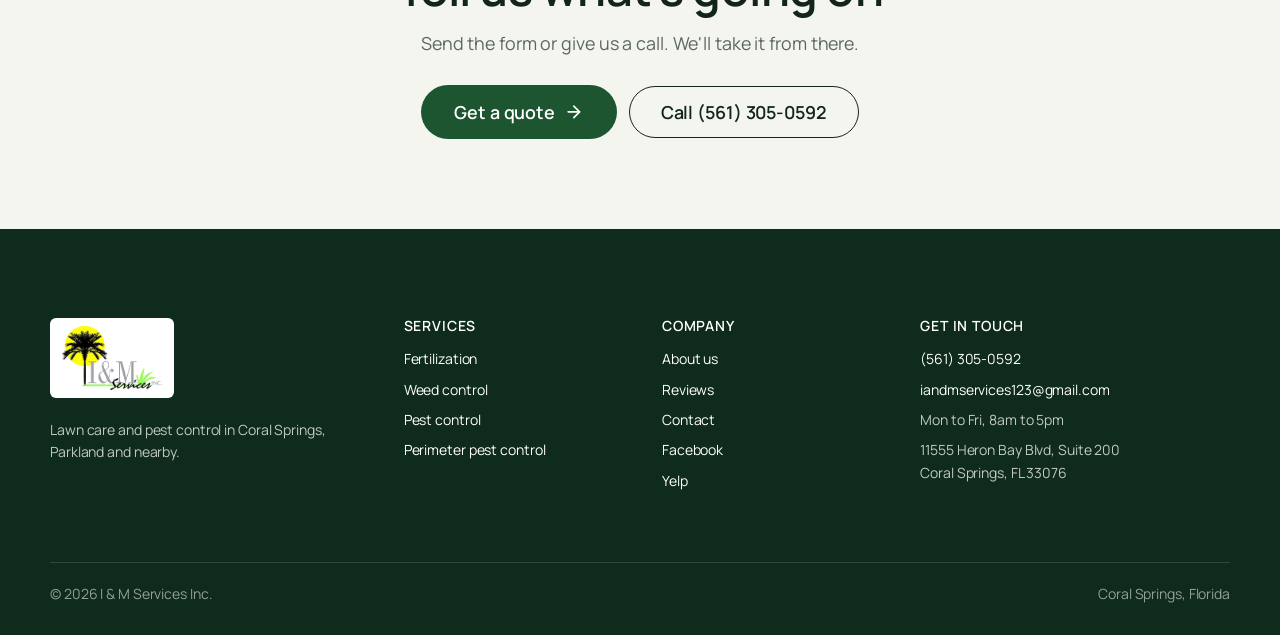
<file: reviews/index.html>
<!doctype html>
<html lang="en-US">
<head>
<meta charset="UTF-8">
<meta name="viewport" content="width=device-width, initial-scale=1">
<title>Reviews | I&amp;M Services, Coral Springs FL</title>
<meta name="description" content="What customers in Coral Springs and Parkland say about I&M Services.">
<!-- Prototype preview. Remove this noindex line at launch. -->
<meta name="robots" content="noindex, nofollow">
<meta name="theme-color" content="#0f2b1b">
<meta property="og:type" content="website">
<meta property="og:title" content="Reviews | I&amp;M Services, Coral Springs FL">
<meta property="og:description" content="What customers in Coral Springs and Parkland say about I&M Services.">
<meta property="og:url" content="https://iandmgreenlawns.whitephoenixconsulting.com/reviews/">
<meta property="og:image" content="https://iandmgreenlawns.whitephoenixconsulting.com/assets/img/og-image.jpg">
<meta name="twitter:card" content="summary_large_image">
<link rel="icon" type="image/png" href="../assets/img/favicon-32.png">
<link rel="apple-touch-icon" href="../assets/img/apple-touch-icon.png">
<link rel="preconnect" href="https://fonts.googleapis.com">
<link rel="preconnect" href="https://fonts.gstatic.com" crossorigin>
<link rel="stylesheet" href="https://fonts.googleapis.com/css2?family=Manrope:wght@300..800&amp;display=swap">
<link rel="stylesheet" id="wp-block-library-css" href="../assets/css/wp-blocks.css?ver=11.2.0">
<link rel="stylesheet" id="theme-style-css" href="../assets/css/site.css?ver=2548a853">
<meta name="site-build" content="20261007234258">
<script>document.documentElement.classList.add("js");</script>
<script>(function(){if(!window.fetch)return;fetch("../version.json",{cache:"no-store"}).then(function(r){return r.json()}).then(function(v){if(v.build&&v.build!=="20261007234258"){var k="reload-"+v.build;try{if(sessionStorage.getItem(k))return;sessionStorage.setItem(k,"1")}catch(e){}location.reload()}}).catch(function(){})})();</script>
<script type="speculationrules">{"prerender": [{"source": "document", "where": {"and": [{"href_matches": "/*"}, {"not": {"href_matches": "/*\\?*"}}, {"not": {"selector_matches": "a[rel~=nofollow]"}}]}, "eagerness": "moderate"}]}</script>
<script src="../assets/js/site.js?ver=f61537e7" defer></script>
</head>
<body class="page has-mobile-actions">
<div class="wp-site-blocks">
<a class="skip-link screen-reader-text" href="#wp--skip-link--target">Skip to content</a>
<header class="wp-block-template-part site-header has-global-padding">
  <div class="site-header__inner">
    <div class="wp-block-site-logo"><a href="../" rel="home" aria-label="I&amp;M Services, home"><img src="../assets/img/logo.webp" width="251" height="160" alt="I&amp;M Services Inc."></a></div>
    <nav class="wp-block-navigation" aria-label="Main"><ul class="wp-block-navigation__container"><li class="wp-block-navigation-item"><a class="wp-block-navigation-item__content" href="../">Home</a></li><li class="wp-block-navigation-item has-child open-on-hover-click wp-block-navigation-submenu has-mega-menu"><a class="wp-block-navigation-item__content" href="../services/">Services</a><button class="wp-block-navigation__submenu-icon wp-block-navigation-submenu__toggle" type="button" aria-expanded="false" aria-controls="mega-services" aria-label="Services submenu"><svg xmlns="http://www.w3.org/2000/svg" width="12" height="12" viewBox="0 0 12 12" fill="none" aria-hidden="true" focusable="false"><path d="M1.50002 4L6.00002 8L10.5 4" stroke-width="1.5"></path></svg></button><div class="mega-menu" id="mega-services"><div class="mega-menu__inner"><div class="mega-menu__grid"><a class="mega-card" href="../services/#fertilization"><img src="../assets/img/fertilization-640.webp" width="640" height="427" alt="" loading="lazy" decoding="async"><span class="mega-card__title">Fertilization</span><span class="mega-card__text">We check your grass first, then adjust the fertilizer to suit your yard.</span></a><a class="mega-card" href="../services/#weed-control"><img src="../assets/img/weed-control-640.webp" width="640" height="427" alt="" loading="lazy" decoding="async"><span class="mega-card__title">Weed control</span><span class="mega-card__text">Weeds steal water and food from your grass. We knock them back so it can fill in.</span></a><a class="mega-card" href="../services/#pest-control"><img src="../assets/img/pest-control-640.webp" width="640" height="427" alt="" loading="lazy" decoding="async"><span class="mega-card__title">Pest control</span><span class="mega-card__text">Ants, roaches, termites, rodents, spiders. We move fast to get rid of them.</span></a><a class="mega-card" href="../services/#perimeter-pest-control"><img src="../assets/img/perimeter-640.webp" width="640" height="427" alt="" loading="lazy" decoding="async"><span class="mega-card__title">Perimeter pest control</span><span class="mega-card__text">A treated barrier around the outside of your home. Nothing gets sprayed inside.</span></a></div><div class="mega-menu__foot"><span><strong>Also on our truck:</strong> lawn and ornamental spraying, tree service, lawn maintenance, pressure cleaning and installation.</span><a class="more-link" href="../services/">All services <svg xmlns="http://www.w3.org/2000/svg" viewBox="0 0 24 24" fill="none" stroke="currentColor" stroke-width="2" stroke-linecap="round" stroke-linejoin="round" aria-hidden="true" focusable="false"><path d="M5 12h14"/><path d="m12 5 7 7-7 7"/></svg></a></div></div></div></li><li class="wp-block-navigation-item"><a class="wp-block-navigation-item__content" href="../about-us/">About</a></li><li class="wp-block-navigation-item"><a class="wp-block-navigation-item__content" href="../reviews/" aria-current="page">Reviews</a></li><li class="wp-block-navigation-item"><a class="wp-block-navigation-item__content" href="../contact-us/">Contact</a></li></ul></nav>
    <div class="header-tools">
      <a class="header-phone" href="tel:+15613050592"><svg width="18" height="18" xmlns="http://www.w3.org/2000/svg" viewBox="0 0 24 24" fill="none" stroke="currentColor" stroke-width="2" stroke-linecap="round" stroke-linejoin="round" aria-hidden="true" focusable="false"><path d="M22 16.92v3a2 2 0 0 1-2.18 2 19.79 19.79 0 0 1-8.63-3.07 19.5 19.5 0 0 1-6-6 19.79 19.79 0 0 1-3.07-8.67A2 2 0 0 1 4.11 2h3a2 2 0 0 1 2 1.72c.13.96.36 1.9.7 2.81a2 2 0 0 1-.45 2.11L8.09 9.91a16 16 0 0 0 6 6l1.27-1.27a2 2 0 0 1 2.11-.45c.91.34 1.85.57 2.81.7A2 2 0 0 1 22 16.92z"/></svg>(561) 305-0592</a>
      <a class="icon-button header-call" href="tel:+15613050592" aria-label="Call (561) 305-0592"><svg xmlns="http://www.w3.org/2000/svg" viewBox="0 0 24 24" fill="none" stroke="currentColor" stroke-width="2" stroke-linecap="round" stroke-linejoin="round" aria-hidden="true" focusable="false"><path d="M22 16.92v3a2 2 0 0 1-2.18 2 19.79 19.79 0 0 1-8.63-3.07 19.5 19.5 0 0 1-6-6 19.79 19.79 0 0 1-3.07-8.67A2 2 0 0 1 4.11 2h3a2 2 0 0 1 2 1.72c.13.96.36 1.9.7 2.81a2 2 0 0 1-.45 2.11L8.09 9.91a16 16 0 0 0 6 6l1.27-1.27a2 2 0 0 1 2.11-.45c.91.34 1.85.57 2.81.7A2 2 0 0 1 22 16.92z"/></svg></a>
      <div class="wp-block-button header-quote"><a class="wp-block-button__link wp-element-button" href="../quote/">Get a quote</a></div>
      <button class="wp-block-navigation__responsive-container-open icon-button" type="button" aria-haspopup="dialog" aria-expanded="false" aria-label="Open menu"><svg xmlns="http://www.w3.org/2000/svg" viewBox="0 0 24 24" aria-hidden="true" focusable="false"><path fill="currentColor" d="M5 5v1.5h14V5H5zm0 7.8h14v-1.5H5v1.5zM5 19h14v-1.5H5V19z"/></svg></button>
    </div>
  </div>
  <div class="wp-block-navigation__responsive-container" role="dialog" aria-modal="true" aria-label="Menu">
    <button class="wp-block-navigation__responsive-container-close icon-button" type="button" aria-label="Close menu"><svg xmlns="http://www.w3.org/2000/svg" viewBox="0 0 24 24" aria-hidden="true" focusable="false"><path fill="currentColor" d="m13.06 12 6.47-6.47-1.06-1.06L12 10.94 5.53 4.47 4.47 5.53 10.94 12l-6.47 6.47 1.06 1.06L12 13.06l6.47 6.47 1.06-1.06L13.06 12Z"/></svg></button>
    <ul><li><a href="../">Home</a></li><li><a href="../services/">Services</a><ul class="overlay-sub"><li><a href="../services/#fertilization">Fertilization</a></li><li><a href="../services/#weed-control">Weed control</a></li><li><a href="../services/#pest-control">Pest control</a></li><li><a href="../services/#perimeter-pest-control">Perimeter pest control</a></li></ul></li><li><a href="../about-us/">About</a></li><li><a href="../reviews/" aria-current="page">Reviews</a></li><li><a href="../contact-us/">Contact</a></li></ul>
    <div class="wp-block-buttons is-layout-flex"><div class="wp-block-button"><a class="wp-block-button__link wp-element-button" href="../quote/">Get a quote</a></div><div class="wp-block-button is-style-outline"><a class="wp-block-button__link wp-element-button" href="tel:+15613050592">Call (561) 305-0592</a></div></div>
  </div>
</header>
<main class="wp-block-group" id="wp--skip-link--target">

<section class="wp-block-group alignfull page-banner has-global-padding">
  <div class="page-banner__inner">
    <nav class="breadcrumbs" aria-label="Breadcrumb"><a href="../">Home</a> / Reviews</nav>
    <h1 class="wp-block-heading">Reviews</h1>
    <p class="lede">What our customers say about us.</p>
  </div>
</section>
<section class="wp-block-group alignfull section has-global-padding">
  <div class="wp-block-columns alignwide wide is-layout-flex">
    <div class="wp-block-column testimonial-col wp-reveal">
      <h2 class="wp-block-heading is-style-text-annotation">What customers say</h2>
      <blockquote class="wp-block-quote is-style-plain testimonial-quote">
        <p>&ldquo;I have been working with I &amp; M Services for a few years now. They are really knowledgeable about all kinds of insects, wasps, bees and rodents.&rdquo;</p>
        <cite><strong>Cindy G.</strong>, customer for a few years</cite>
      </blockquote>
      <p class="rating-line"><span class="stars" role="img" aria-label="5 out of 5 stars"><svg xmlns="http://www.w3.org/2000/svg" viewBox="0 0 24 24" aria-hidden="true" focusable="false"><path fill="currentColor" d="M12 2.5l2.94 5.96 6.56.95-4.75 4.63 1.12 6.54L12 17.5l-5.87 3.08 1.12-6.54L2.5 9.41l6.56-.95z"/></svg><svg xmlns="http://www.w3.org/2000/svg" viewBox="0 0 24 24" aria-hidden="true" focusable="false"><path fill="currentColor" d="M12 2.5l2.94 5.96 6.56.95-4.75 4.63 1.12 6.54L12 17.5l-5.87 3.08 1.12-6.54L2.5 9.41l6.56-.95z"/></svg><svg xmlns="http://www.w3.org/2000/svg" viewBox="0 0 24 24" aria-hidden="true" focusable="false"><path fill="currentColor" d="M12 2.5l2.94 5.96 6.56.95-4.75 4.63 1.12 6.54L12 17.5l-5.87 3.08 1.12-6.54L2.5 9.41l6.56-.95z"/></svg><svg xmlns="http://www.w3.org/2000/svg" viewBox="0 0 24 24" aria-hidden="true" focusable="false"><path fill="currentColor" d="M12 2.5l2.94 5.96 6.56.95-4.75 4.63 1.12 6.54L12 17.5l-5.87 3.08 1.12-6.54L2.5 9.41l6.56-.95z"/></svg><svg xmlns="http://www.w3.org/2000/svg" viewBox="0 0 24 24" aria-hidden="true" focusable="false"><path fill="currentColor" d="M12 2.5l2.94 5.96 6.56.95-4.75 4.63 1.12 6.54L12 17.5l-5.87 3.08 1.12-6.54L2.5 9.41l6.56-.95z"/></svg></span> Izzy Deveaux also rated us 5 stars. </p>
    </div>
    <div class="wp-block-column wp-reveal" style="--reveal-delay:0.08s">
      <figure class="wp-block-image size-large testimonial-media wp-lightbox-container"><img src="../assets/img/lawn-spray-1000.webp" srcset="../assets/img/lawn-spray-640.webp 640w, ../assets/img/lawn-spray-1000.webp 1000w, ../assets/img/lawn-spray-1400.webp 1400w" sizes="(min-width: 782px) 50vw, 100vw" width="1400" height="626" alt="Technician spraying a lawn treatment beside a stone wall" loading="lazy" decoding="async"><button class="lightbox-trigger" type="button" aria-haspopup="dialog" aria-label="Enlarge: Technician spraying a lawn treatment beside a stone wall"><svg xmlns="http://www.w3.org/2000/svg" width="12" height="12" fill="none" viewBox="0 0 12 12" aria-hidden="true" focusable="false"><path fill="#fff" d="M2 0a2 2 0 0 0-2 2v2h1.5V2a.5.5 0 0 1 .5-.5h2V0H2Zm2 10.5H2a.5.5 0 0 1-.5-.5V8H0v2a2 2 0 0 0 2 2h2v-1.5ZM8 12v-1.5h2a.5.5 0 0 0 .5-.5V8H12v2a2 2 0 0 1-2 2H8Zm2-12a2 2 0 0 1 2 2v2h-1.5V2a.5.5 0 0 0-.5-.5H8V0h2Z"/></svg></button></figure>
    </div>
  </div>
</section>
<section class="wp-block-group alignfull section has-accent-5-background-color has-global-padding">
  <div class="wp-block-group has-text-align-center wp-reveal" style="max-width:680px;margin:0 auto">
    <h2 class="wp-block-heading">Had us out recently?</h2>
    <p style="margin-top:14px;color:var(--wp--preset--color--accent-4)">A short review helps your neighbors find us. It also means a lot to a small business.</p>
    <div style="margin-top:24px"><div class="wp-block-buttons is-layout-flex is-content-justification-center"><div class="wp-block-button"><a class="wp-block-button__link wp-element-button" href="https://www.facebook.com/iandmservices/" target="_blank" rel="noopener">Review us on Facebook</a></div><div class="wp-block-button is-style-outline"><a class="wp-block-button__link wp-element-button" href="https://www.yelp.com/biz/i-and-m-services-palm-beach" target="_blank" rel="noopener">Review us on Yelp</a></div></div></div>
  </div>
</section>
<section class="wp-block-group alignfull section has-accent-5-background-color has-global-padding">
  <div class="wp-block-group has-text-align-center wp-reveal" style="max-width:680px;margin:0 auto">
    <h2 class="wp-block-heading has-text-align-center" style="font-size:var(--wp--preset--font-size--xx-large)">Tell us what's going on</h2>
    <p class="has-text-align-center" style="margin-top:14px;color:var(--wp--preset--color--accent-4)">Send the form or give us a call. We'll take it from there.</p>
    <div style="margin-top:28px"><div class="wp-block-buttons is-layout-flex is-content-justification-center"><div class="wp-block-button"><a class="wp-block-button__link wp-element-button" href="../quote/">Get a quote<svg xmlns="http://www.w3.org/2000/svg" viewBox="0 0 24 24" fill="none" stroke="currentColor" stroke-width="2" stroke-linecap="round" stroke-linejoin="round" aria-hidden="true" focusable="false"><path d="M5 12h14"/><path d="m12 5 7 7-7 7"/></svg></a></div><div class="wp-block-button is-style-outline"><a class="wp-block-button__link wp-element-button" href="tel:+15613050592">Call (561) 305-0592</a></div></div></div>
  </div>
</section>

</main>
<footer class="wp-block-template-part site-footer has-global-padding">
  <div class="site-footer__inner">
    <div class="footer-top">
      <div class="footer-brand">
        <a class="footer-logo" href="../"><img src="../assets/img/logo.webp" width="251" height="160" alt="I&amp;M Services Inc." loading="lazy"></a>
        <p>Lawn care and pest control in Coral Springs, Parkland and nearby.</p>
      </div>
      <div>
        <h2>Services</h2>
        <ul>
          <li><a href="../services/#fertilization">Fertilization</a></li>
          <li><a href="../services/#weed-control">Weed control</a></li>
          <li><a href="../services/#pest-control">Pest control</a></li>
          <li><a href="../services/#perimeter-pest-control">Perimeter pest control</a></li>
        </ul>
      </div>
      <div>
        <h2>Company</h2>
        <ul>
          <li><a href="../about-us/">About us</a></li>
          <li><a href="../reviews/">Reviews</a></li>
          <li><a href="../contact-us/">Contact</a></li>
          <li><a href="https://www.facebook.com/iandmservices/" target="_blank" rel="noopener">Facebook</a></li>
          <li><a href="https://www.yelp.com/biz/i-and-m-services-palm-beach" target="_blank" rel="noopener">Yelp</a></li>
        </ul>
      </div>
      <div>
        <h2>Get in touch</h2>
        <ul>
          <li><a href="tel:+15613050592">(561) 305-0592</a></li>
          <li><a href="mailto:iandmservices123@gmail.com">iandmservices123@gmail.com</a></li>
          <li>Mon to Fri, 8am to 5pm</li>
          <li>11555 Heron Bay Blvd, Suite 200<br>Coral Springs, FL 33076</li>
        </ul>
      </div>
    </div>
    <div class="footer-bottom"><p>&copy; <span data-year>2026</span> I &amp; M Services Inc.</p><p>Coral Springs, Florida</p></div>
  </div>
</footer>
</div>
<div class="mobile-actions" role="region" aria-label="Quick actions">
  <div class="wp-block-button is-style-outline"><a class="wp-block-button__link wp-element-button" href="tel:+15613050592"><svg xmlns="http://www.w3.org/2000/svg" viewBox="0 0 24 24" fill="none" stroke="currentColor" stroke-width="2" stroke-linecap="round" stroke-linejoin="round" aria-hidden="true" focusable="false"><path d="M22 16.92v3a2 2 0 0 1-2.18 2 19.79 19.79 0 0 1-8.63-3.07 19.5 19.5 0 0 1-6-6 19.79 19.79 0 0 1-3.07-8.67A2 2 0 0 1 4.11 2h3a2 2 0 0 1 2 1.72c.13.96.36 1.9.7 2.81a2 2 0 0 1-.45 2.11L8.09 9.91a16 16 0 0 0 6 6l1.27-1.27a2 2 0 0 1 2.11-.45c.91.34 1.85.57 2.81.7A2 2 0 0 1 22 16.92z"/></svg>Call</a></div>
  <div class="wp-block-button"><a class="wp-block-button__link wp-element-button" href="../quote/">Get a quote<svg xmlns="http://www.w3.org/2000/svg" viewBox="0 0 24 24" fill="none" stroke="currentColor" stroke-width="2" stroke-linecap="round" stroke-linejoin="round" aria-hidden="true" focusable="false"><path d="M5 12h14"/><path d="m12 5 7 7-7 7"/></svg></a></div>
</div>
</body>
</html>
</file>
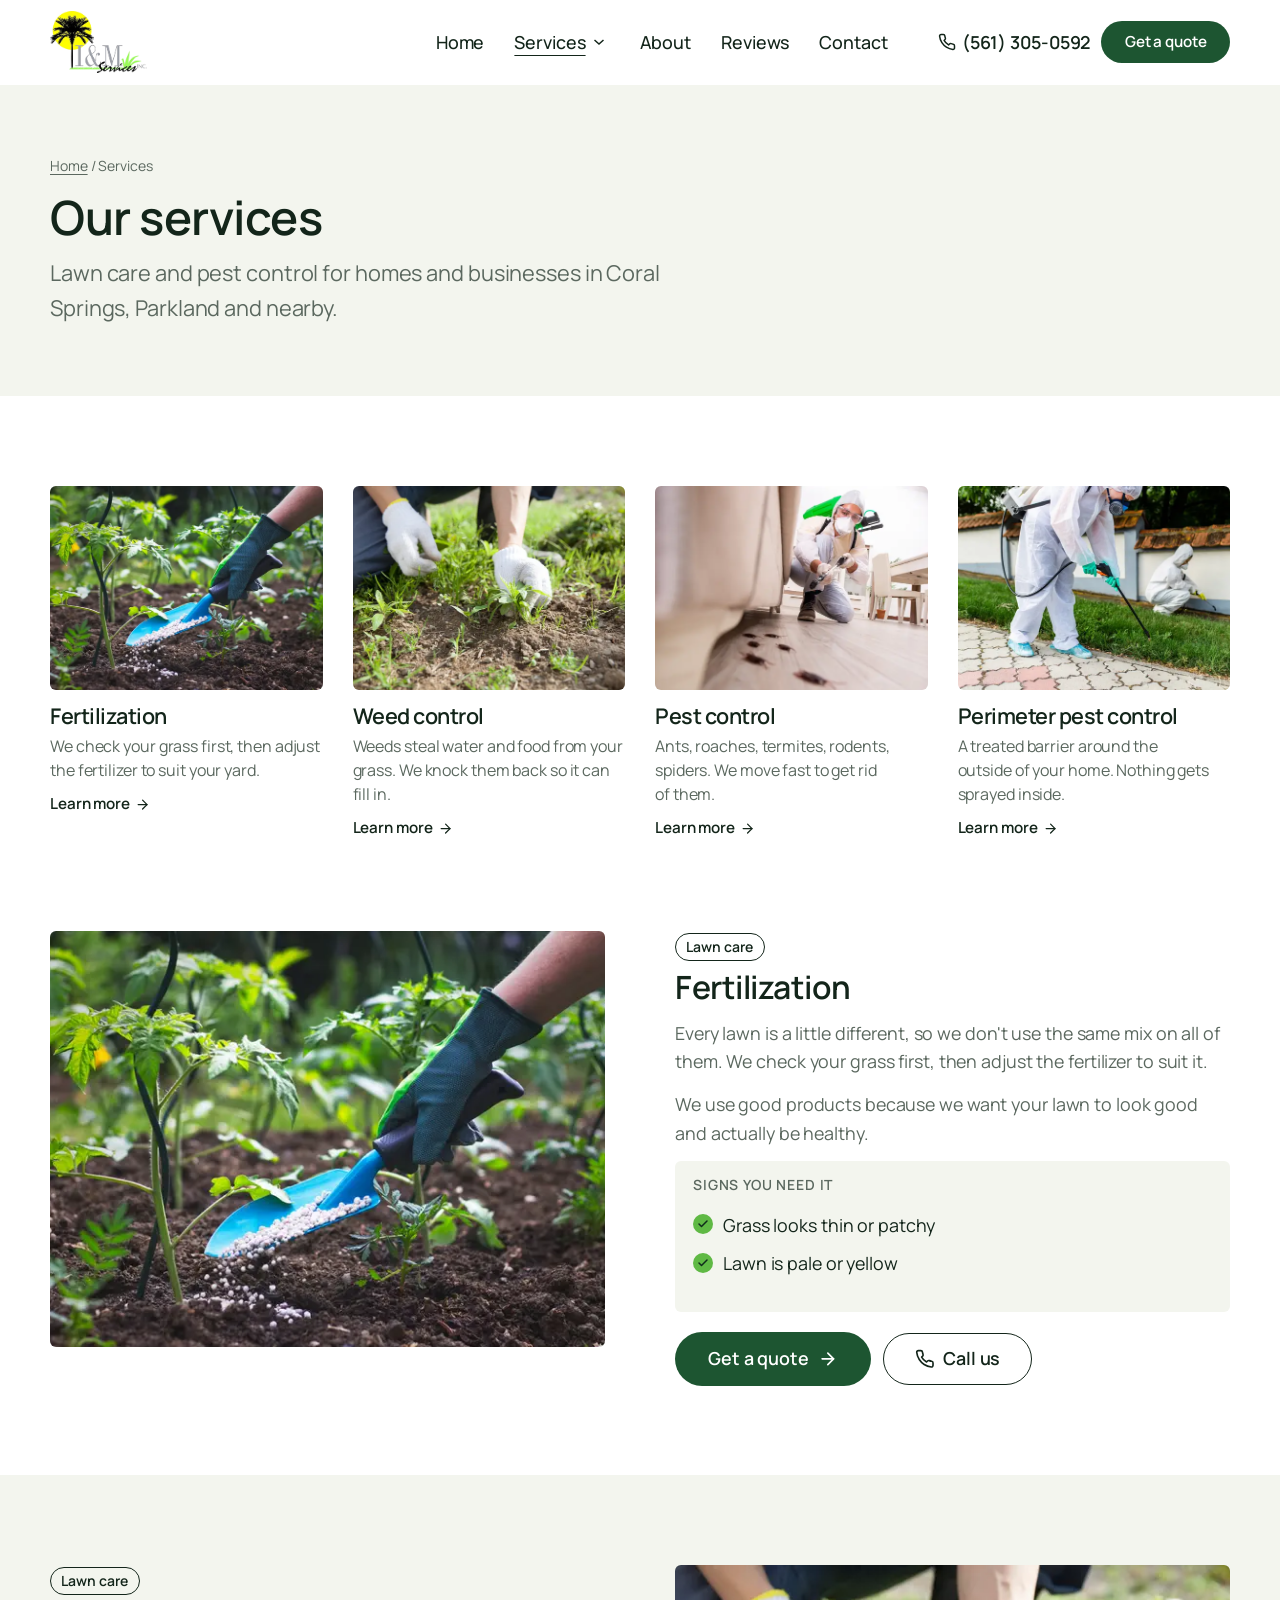
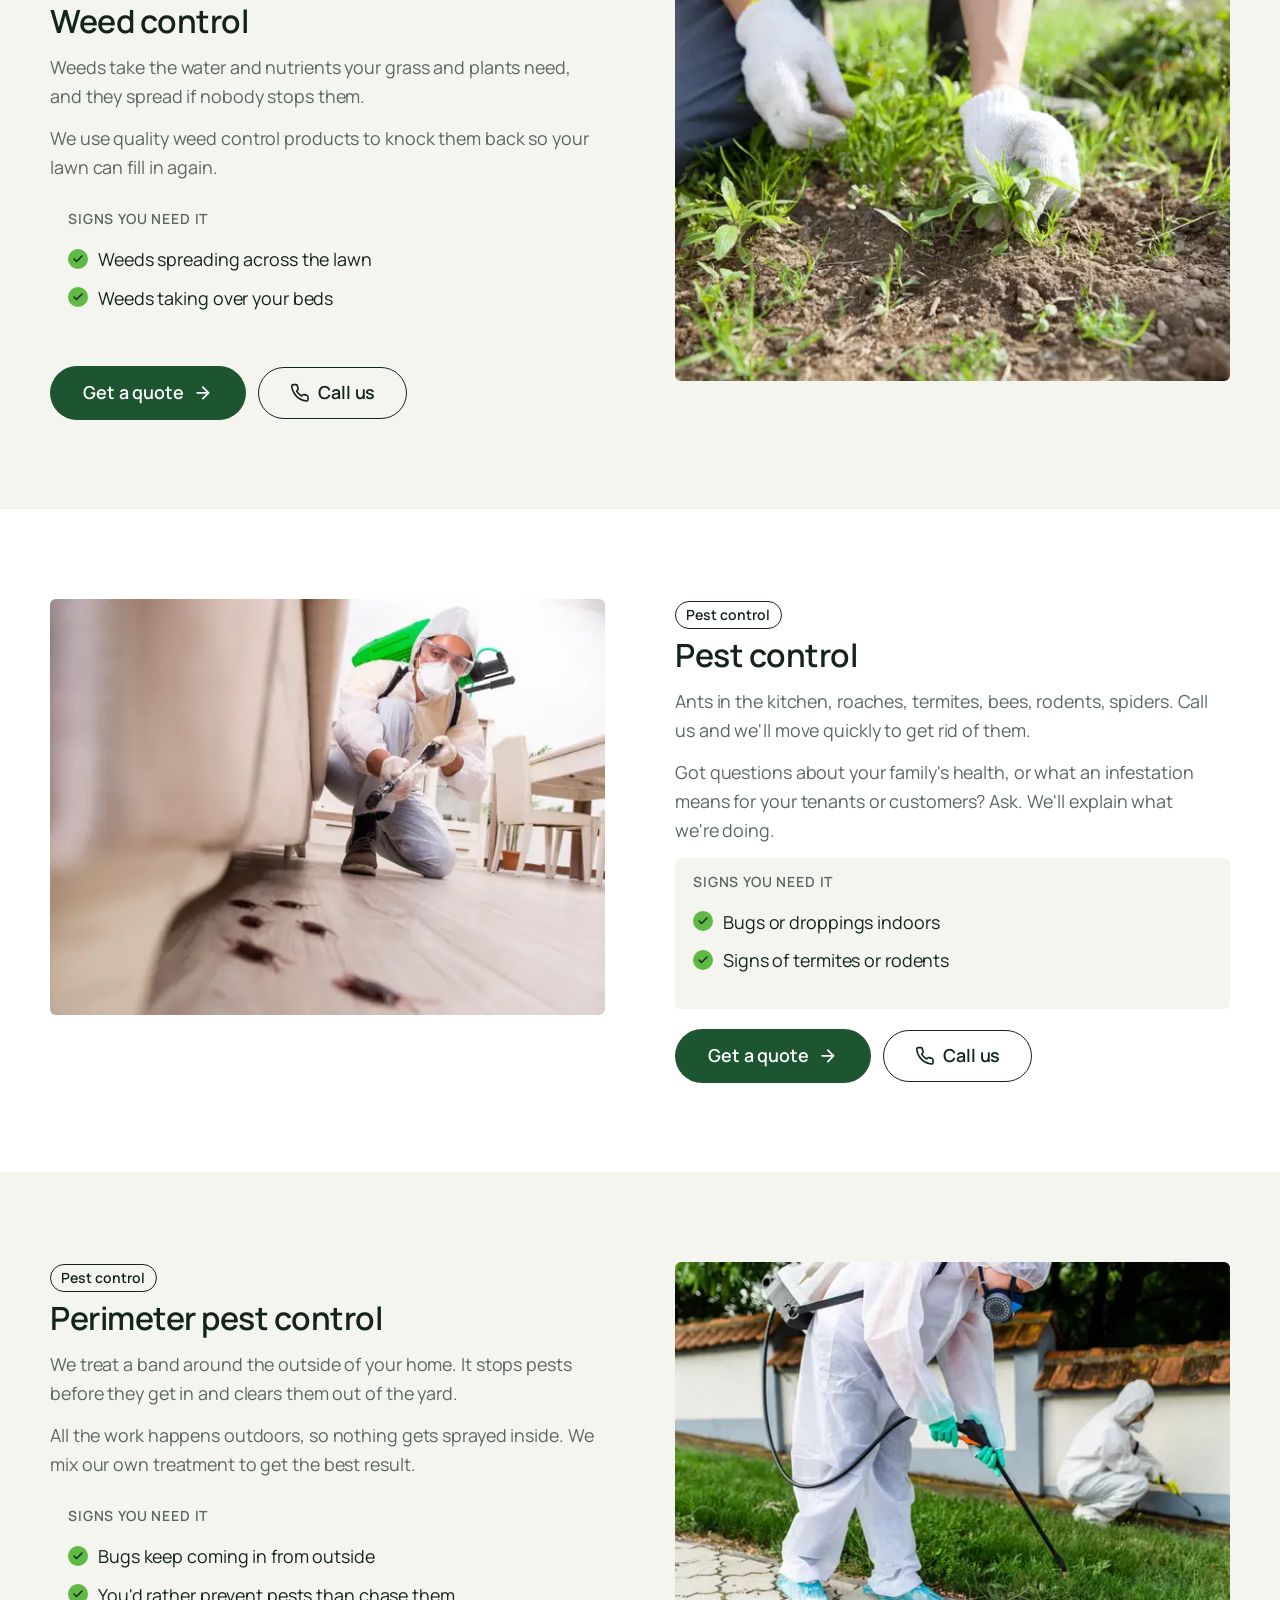
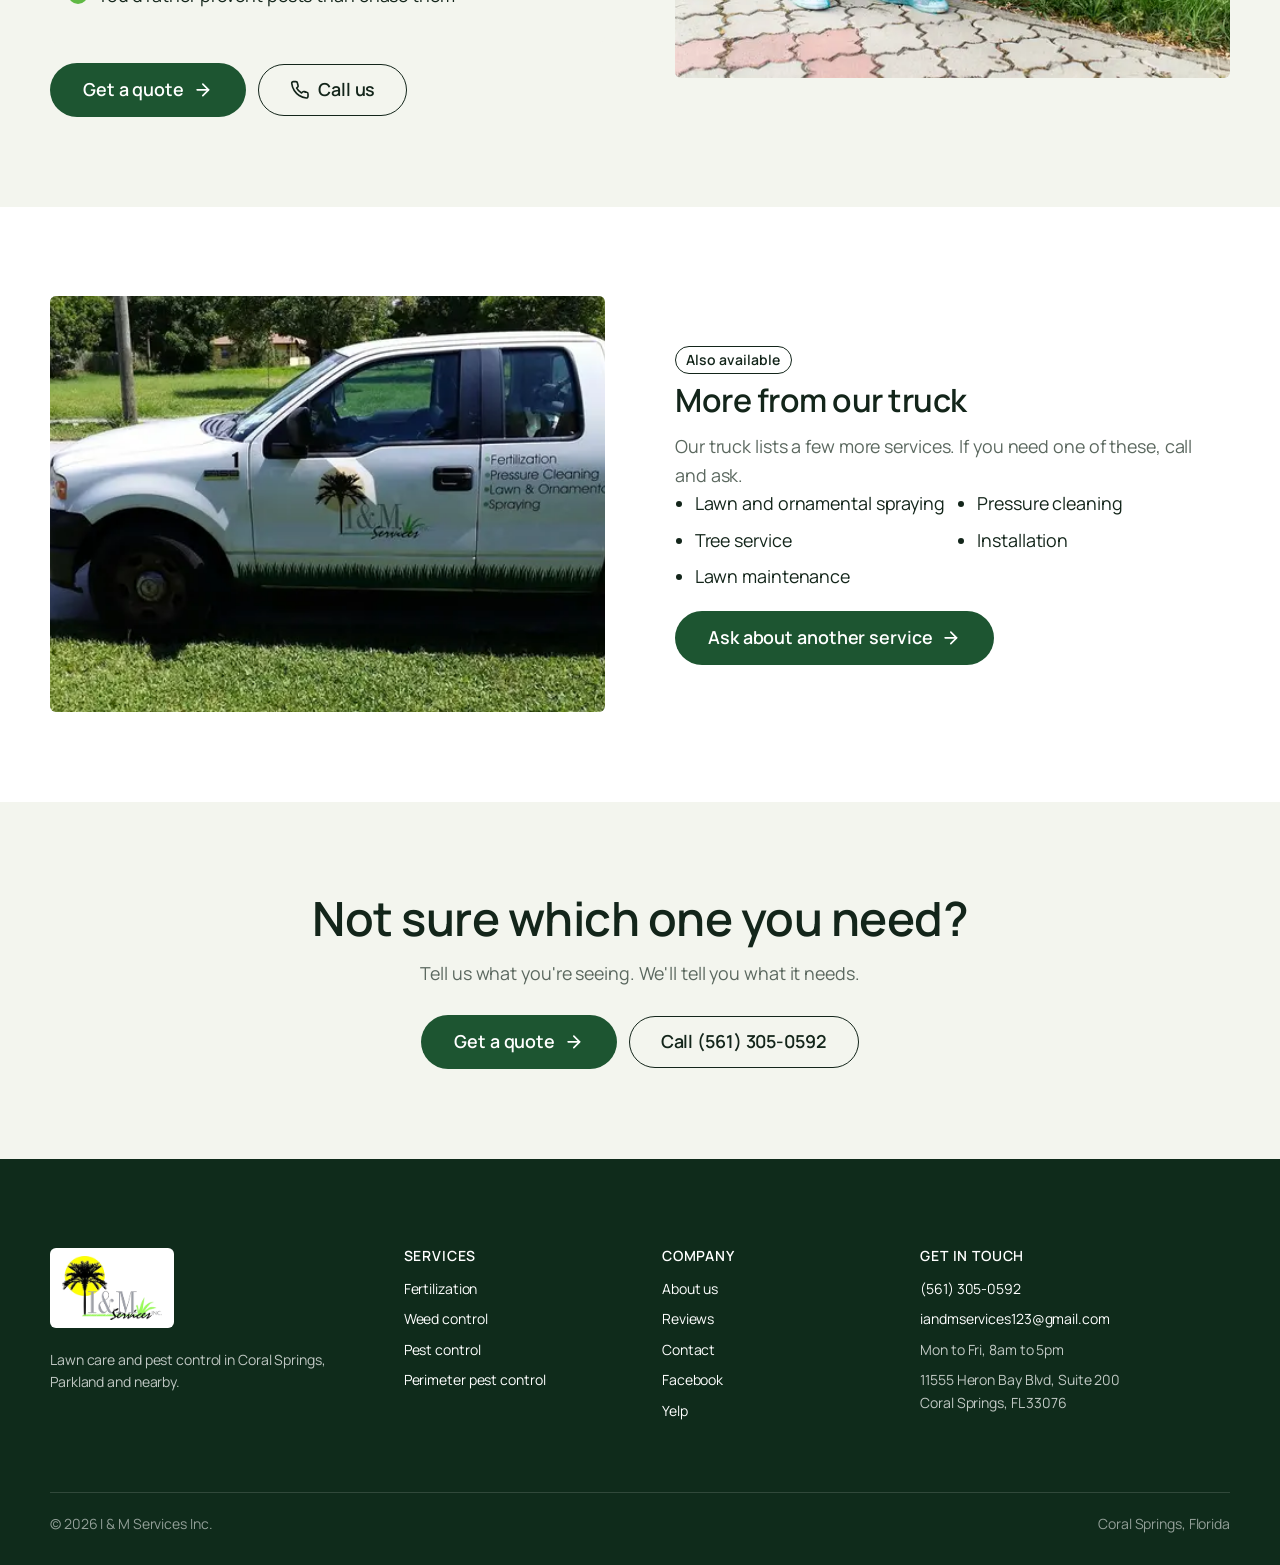
<file: services/index.html>
<!doctype html>
<html lang="en-US">
<head>
<meta charset="UTF-8">
<meta name="viewport" content="width=device-width, initial-scale=1">
<title>Lawn Care &amp; Pest Control Services | I&amp;M Services</title>
<meta name="description" content="Fertilization, weed control, pest control and perimeter pest control in Coral Springs, Parkland and nearby.">
<!-- Prototype preview. Remove this noindex line at launch. -->
<meta name="robots" content="noindex, nofollow">
<meta name="theme-color" content="#0f2b1b">
<meta property="og:type" content="website">
<meta property="og:title" content="Lawn Care &amp; Pest Control Services | I&amp;M Services">
<meta property="og:description" content="Fertilization, weed control, pest control and perimeter pest control in Coral Springs, Parkland and nearby.">
<meta property="og:url" content="https://iandmgreenlawns.whitephoenixconsulting.com/services/">
<meta property="og:image" content="https://iandmgreenlawns.whitephoenixconsulting.com/assets/img/og-image.jpg">
<meta name="twitter:card" content="summary_large_image">
<link rel="icon" type="image/png" href="../assets/img/favicon-32.png">
<link rel="apple-touch-icon" href="../assets/img/apple-touch-icon.png">
<link rel="preconnect" href="https://fonts.googleapis.com">
<link rel="preconnect" href="https://fonts.gstatic.com" crossorigin>
<link rel="stylesheet" href="https://fonts.googleapis.com/css2?family=Manrope:wght@300..800&amp;display=swap">
<link rel="stylesheet" id="wp-block-library-css" href="../assets/css/wp-blocks.css?ver=11.2.0">
<link rel="stylesheet" id="theme-style-css" href="../assets/css/site.css?ver=2548a853">
<meta name="site-build" content="20261007234258">
<script>document.documentElement.classList.add("js");</script>
<script>(function(){if(!window.fetch)return;fetch("../version.json",{cache:"no-store"}).then(function(r){return r.json()}).then(function(v){if(v.build&&v.build!=="20261007234258"){var k="reload-"+v.build;try{if(sessionStorage.getItem(k))return;sessionStorage.setItem(k,"1")}catch(e){}location.reload()}}).catch(function(){})})();</script>
<script type="speculationrules">{"prerender": [{"source": "document", "where": {"and": [{"href_matches": "/*"}, {"not": {"href_matches": "/*\\?*"}}, {"not": {"selector_matches": "a[rel~=nofollow]"}}]}, "eagerness": "moderate"}]}</script>
<script src="../assets/js/site.js?ver=f61537e7" defer></script>
</head>
<body class="page has-mobile-actions">
<div class="wp-site-blocks">
<a class="skip-link screen-reader-text" href="#wp--skip-link--target">Skip to content</a>
<header class="wp-block-template-part site-header has-global-padding">
  <div class="site-header__inner">
    <div class="wp-block-site-logo"><a href="../" rel="home" aria-label="I&amp;M Services, home"><img src="../assets/img/logo.webp" width="251" height="160" alt="I&amp;M Services Inc."></a></div>
    <nav class="wp-block-navigation" aria-label="Main"><ul class="wp-block-navigation__container"><li class="wp-block-navigation-item"><a class="wp-block-navigation-item__content" href="../">Home</a></li><li class="wp-block-navigation-item has-child open-on-hover-click wp-block-navigation-submenu has-mega-menu"><a class="wp-block-navigation-item__content" href="../services/" aria-current="page">Services</a><button class="wp-block-navigation__submenu-icon wp-block-navigation-submenu__toggle" type="button" aria-expanded="false" aria-controls="mega-services" aria-label="Services submenu"><svg xmlns="http://www.w3.org/2000/svg" width="12" height="12" viewBox="0 0 12 12" fill="none" aria-hidden="true" focusable="false"><path d="M1.50002 4L6.00002 8L10.5 4" stroke-width="1.5"></path></svg></button><div class="mega-menu" id="mega-services"><div class="mega-menu__inner"><div class="mega-menu__grid"><a class="mega-card" href="../services/#fertilization"><img src="../assets/img/fertilization-640.webp" width="640" height="427" alt="" loading="lazy" decoding="async"><span class="mega-card__title">Fertilization</span><span class="mega-card__text">We check your grass first, then adjust the fertilizer to suit your yard.</span></a><a class="mega-card" href="../services/#weed-control"><img src="../assets/img/weed-control-640.webp" width="640" height="427" alt="" loading="lazy" decoding="async"><span class="mega-card__title">Weed control</span><span class="mega-card__text">Weeds steal water and food from your grass. We knock them back so it can fill in.</span></a><a class="mega-card" href="../services/#pest-control"><img src="../assets/img/pest-control-640.webp" width="640" height="427" alt="" loading="lazy" decoding="async"><span class="mega-card__title">Pest control</span><span class="mega-card__text">Ants, roaches, termites, rodents, spiders. We move fast to get rid of them.</span></a><a class="mega-card" href="../services/#perimeter-pest-control"><img src="../assets/img/perimeter-640.webp" width="640" height="427" alt="" loading="lazy" decoding="async"><span class="mega-card__title">Perimeter pest control</span><span class="mega-card__text">A treated barrier around the outside of your home. Nothing gets sprayed inside.</span></a></div><div class="mega-menu__foot"><span><strong>Also on our truck:</strong> lawn and ornamental spraying, tree service, lawn maintenance, pressure cleaning and installation.</span><a class="more-link" href="../services/">All services <svg xmlns="http://www.w3.org/2000/svg" viewBox="0 0 24 24" fill="none" stroke="currentColor" stroke-width="2" stroke-linecap="round" stroke-linejoin="round" aria-hidden="true" focusable="false"><path d="M5 12h14"/><path d="m12 5 7 7-7 7"/></svg></a></div></div></div></li><li class="wp-block-navigation-item"><a class="wp-block-navigation-item__content" href="../about-us/">About</a></li><li class="wp-block-navigation-item"><a class="wp-block-navigation-item__content" href="../reviews/">Reviews</a></li><li class="wp-block-navigation-item"><a class="wp-block-navigation-item__content" href="../contact-us/">Contact</a></li></ul></nav>
    <div class="header-tools">
      <a class="header-phone" href="tel:+15613050592"><svg width="18" height="18" xmlns="http://www.w3.org/2000/svg" viewBox="0 0 24 24" fill="none" stroke="currentColor" stroke-width="2" stroke-linecap="round" stroke-linejoin="round" aria-hidden="true" focusable="false"><path d="M22 16.92v3a2 2 0 0 1-2.18 2 19.79 19.79 0 0 1-8.63-3.07 19.5 19.5 0 0 1-6-6 19.79 19.79 0 0 1-3.07-8.67A2 2 0 0 1 4.11 2h3a2 2 0 0 1 2 1.72c.13.96.36 1.9.7 2.81a2 2 0 0 1-.45 2.11L8.09 9.91a16 16 0 0 0 6 6l1.27-1.27a2 2 0 0 1 2.11-.45c.91.34 1.85.57 2.81.7A2 2 0 0 1 22 16.92z"/></svg>(561) 305-0592</a>
      <a class="icon-button header-call" href="tel:+15613050592" aria-label="Call (561) 305-0592"><svg xmlns="http://www.w3.org/2000/svg" viewBox="0 0 24 24" fill="none" stroke="currentColor" stroke-width="2" stroke-linecap="round" stroke-linejoin="round" aria-hidden="true" focusable="false"><path d="M22 16.92v3a2 2 0 0 1-2.18 2 19.79 19.79 0 0 1-8.63-3.07 19.5 19.5 0 0 1-6-6 19.79 19.79 0 0 1-3.07-8.67A2 2 0 0 1 4.11 2h3a2 2 0 0 1 2 1.72c.13.96.36 1.9.7 2.81a2 2 0 0 1-.45 2.11L8.09 9.91a16 16 0 0 0 6 6l1.27-1.27a2 2 0 0 1 2.11-.45c.91.34 1.85.57 2.81.7A2 2 0 0 1 22 16.92z"/></svg></a>
      <div class="wp-block-button header-quote"><a class="wp-block-button__link wp-element-button" href="../quote/">Get a quote</a></div>
      <button class="wp-block-navigation__responsive-container-open icon-button" type="button" aria-haspopup="dialog" aria-expanded="false" aria-label="Open menu"><svg xmlns="http://www.w3.org/2000/svg" viewBox="0 0 24 24" aria-hidden="true" focusable="false"><path fill="currentColor" d="M5 5v1.5h14V5H5zm0 7.8h14v-1.5H5v1.5zM5 19h14v-1.5H5V19z"/></svg></button>
    </div>
  </div>
  <div class="wp-block-navigation__responsive-container" role="dialog" aria-modal="true" aria-label="Menu">
    <button class="wp-block-navigation__responsive-container-close icon-button" type="button" aria-label="Close menu"><svg xmlns="http://www.w3.org/2000/svg" viewBox="0 0 24 24" aria-hidden="true" focusable="false"><path fill="currentColor" d="m13.06 12 6.47-6.47-1.06-1.06L12 10.94 5.53 4.47 4.47 5.53 10.94 12l-6.47 6.47 1.06 1.06L12 13.06l6.47 6.47 1.06-1.06L13.06 12Z"/></svg></button>
    <ul><li><a href="../">Home</a></li><li><a href="../services/" aria-current="page">Services</a><ul class="overlay-sub"><li><a href="../services/#fertilization">Fertilization</a></li><li><a href="../services/#weed-control">Weed control</a></li><li><a href="../services/#pest-control">Pest control</a></li><li><a href="../services/#perimeter-pest-control">Perimeter pest control</a></li></ul></li><li><a href="../about-us/">About</a></li><li><a href="../reviews/">Reviews</a></li><li><a href="../contact-us/">Contact</a></li></ul>
    <div class="wp-block-buttons is-layout-flex"><div class="wp-block-button"><a class="wp-block-button__link wp-element-button" href="../quote/">Get a quote</a></div><div class="wp-block-button is-style-outline"><a class="wp-block-button__link wp-element-button" href="tel:+15613050592">Call (561) 305-0592</a></div></div>
  </div>
</header>
<main class="wp-block-group" id="wp--skip-link--target">

<section class="wp-block-group alignfull page-banner has-global-padding">
  <div class="page-banner__inner">
    <nav class="breadcrumbs" aria-label="Breadcrumb"><a href="../">Home</a> / Services</nav>
    <h1 class="wp-block-heading">Our services</h1>
    <p class="lede">Lawn care and pest control for homes and businesses in Coral Springs, Parkland and nearby.</p>
  </div>
</section>
<section class="wp-block-group alignfull section has-global-padding" style="padding-bottom:0" aria-label="Jump to a service">
  <div class="wide"><div class="wp-block-group is-layout-grid columns-4"><div class="wp-block-group service-card wp-reveal">
  <a href="#fertilization">
    <figure class="wp-block-image size-large"><img src="../assets/img/fertilization-1000.webp" srcset="../assets/img/fertilization-640.webp 640w, ../assets/img/fertilization-1000.webp 1000w, ../assets/img/fertilization-1400.webp 1400w" sizes="(min-width: 782px) 25vw, 50vw" width="1400" height="935" alt="Fertilizer granules being spread from a hand trowel" loading="lazy" decoding="async"></figure>
    <h3 class="wp-block-heading">Fertilization</h3>
    <p>We check your grass first, then adjust the fertilizer to suit your yard.</p>
    <span class="more-link">Learn more <svg xmlns="http://www.w3.org/2000/svg" viewBox="0 0 24 24" fill="none" stroke="currentColor" stroke-width="2" stroke-linecap="round" stroke-linejoin="round" aria-hidden="true" focusable="false"><path d="M5 12h14"/><path d="m12 5 7 7-7 7"/></svg></span>
  </a>
</div><div class="wp-block-group service-card wp-reveal" style="--reveal-delay:0.08s">
  <a href="#weed-control">
    <figure class="wp-block-image size-large"><img src="../assets/img/weed-control-1000.webp" srcset="../assets/img/weed-control-640.webp 640w, ../assets/img/weed-control-1000.webp 1000w, ../assets/img/weed-control-1400.webp 1400w" sizes="(min-width: 782px) 25vw, 50vw" width="1400" height="933" alt="Gloved hands pulling weeds from a lawn" loading="lazy" decoding="async"></figure>
    <h3 class="wp-block-heading">Weed control</h3>
    <p>Weeds steal water and food from your grass. We knock them back so it can fill in.</p>
    <span class="more-link">Learn more <svg xmlns="http://www.w3.org/2000/svg" viewBox="0 0 24 24" fill="none" stroke="currentColor" stroke-width="2" stroke-linecap="round" stroke-linejoin="round" aria-hidden="true" focusable="false"><path d="M5 12h14"/><path d="m12 5 7 7-7 7"/></svg></span>
  </a>
</div><div class="wp-block-group service-card wp-reveal" style="--reveal-delay:0.16s">
  <a href="#pest-control">
    <figure class="wp-block-image size-large"><img src="../assets/img/pest-control-1000.webp" srcset="../assets/img/pest-control-640.webp 640w, ../assets/img/pest-control-1000.webp 1000w, ../assets/img/pest-control-1400.webp 1400w" sizes="(min-width: 782px) 25vw, 50vw" width="1400" height="935" alt="Technician treating a floor for cockroaches" loading="lazy" decoding="async"></figure>
    <h3 class="wp-block-heading">Pest control</h3>
    <p>Ants, roaches, termites, rodents, spiders. We move fast to get rid of them.</p>
    <span class="more-link">Learn more <svg xmlns="http://www.w3.org/2000/svg" viewBox="0 0 24 24" fill="none" stroke="currentColor" stroke-width="2" stroke-linecap="round" stroke-linejoin="round" aria-hidden="true" focusable="false"><path d="M5 12h14"/><path d="m12 5 7 7-7 7"/></svg></span>
  </a>
</div><div class="wp-block-group service-card wp-reveal" style="--reveal-delay:0.24s">
  <a href="#perimeter-pest-control">
    <figure class="wp-block-image size-large"><img src="../assets/img/perimeter-1000.webp" srcset="../assets/img/perimeter-640.webp 640w, ../assets/img/perimeter-1000.webp 1000w, ../assets/img/perimeter-1400.webp 1400w" sizes="(min-width: 782px) 25vw, 50vw" width="1400" height="933" alt="Technicians spraying along the outside wall of a property" loading="lazy" decoding="async"></figure>
    <h3 class="wp-block-heading">Perimeter pest control</h3>
    <p>A treated barrier around the outside of your home. Nothing gets sprayed inside.</p>
    <span class="more-link">Learn more <svg xmlns="http://www.w3.org/2000/svg" viewBox="0 0 24 24" fill="none" stroke="currentColor" stroke-width="2" stroke-linecap="round" stroke-linejoin="round" aria-hidden="true" focusable="false"><path d="M5 12h14"/><path d="m12 5 7 7-7 7"/></svg></span>
  </a>
</div></div></div>
</section>
<section class="wp-block-group alignfull section has-global-padding" id="fertilization" aria-labelledby="fertilization-title">
  <div class="svc-row wide wp-reveal">
    <figure class="wp-block-image svc-row__media wp-lightbox-container"><img src="../assets/img/fertilization-1000.webp" srcset="../assets/img/fertilization-640.webp 640w, ../assets/img/fertilization-1000.webp 1000w, ../assets/img/fertilization-1400.webp 1400w" sizes="(min-width: 782px) 50vw, 40vw" width="1400" height="935" alt="Fertilizer granules being spread from a hand trowel" loading="lazy" decoding="async"><button class="lightbox-trigger" type="button" aria-haspopup="dialog" aria-label="Enlarge: Fertilizer granules being spread from a hand trowel"><svg xmlns="http://www.w3.org/2000/svg" width="12" height="12" fill="none" viewBox="0 0 12 12" aria-hidden="true" focusable="false"><path fill="#fff" d="M2 0a2 2 0 0 0-2 2v2h1.5V2a.5.5 0 0 1 .5-.5h2V0H2Zm2 10.5H2a.5.5 0 0 1-.5-.5V8H0v2a2 2 0 0 0 2 2h2v-1.5ZM8 12v-1.5h2a.5.5 0 0 0 .5-.5V8H12v2a2 2 0 0 1-2 2H8Zm2-12a2 2 0 0 1 2 2v2h-1.5V2a.5.5 0 0 0-.5-.5H8V0h2Z"/></svg></button></figure>
    <div class="svc-row__head"><span class="is-style-text-annotation">Lawn care</span><h2 class="wp-block-heading" id="fertilization-title">Fertilization</h2></div>
    <div class="svc-row__body">
      <p>Every lawn is a little different, so we don't use the same mix on all of them. We check your grass first, then adjust the fertilizer to suit it.</p><p>We use good products because we want your lawn to look good and actually be healthy.</p>
      <div class="signs"><h3 class="wp-block-heading">Signs you need it</h3><ul class="wp-block-list is-style-checks"><li>Grass looks thin or patchy</li><li>Lawn is pale or yellow</li></ul></div>
      <div class="wp-block-buttons is-layout-flex"><div class="wp-block-button"><a class="wp-block-button__link wp-element-button" href="../quote/?service=fertilization">Get a quote<svg xmlns="http://www.w3.org/2000/svg" viewBox="0 0 24 24" fill="none" stroke="currentColor" stroke-width="2" stroke-linecap="round" stroke-linejoin="round" aria-hidden="true" focusable="false"><path d="M5 12h14"/><path d="m12 5 7 7-7 7"/></svg></a></div><div class="wp-block-button is-style-outline"><a class="wp-block-button__link wp-element-button" href="tel:+15613050592"><svg xmlns="http://www.w3.org/2000/svg" viewBox="0 0 24 24" fill="none" stroke="currentColor" stroke-width="2" stroke-linecap="round" stroke-linejoin="round" aria-hidden="true" focusable="false"><path d="M22 16.92v3a2 2 0 0 1-2.18 2 19.79 19.79 0 0 1-8.63-3.07 19.5 19.5 0 0 1-6-6 19.79 19.79 0 0 1-3.07-8.67A2 2 0 0 1 4.11 2h3a2 2 0 0 1 2 1.72c.13.96.36 1.9.7 2.81a2 2 0 0 1-.45 2.11L8.09 9.91a16 16 0 0 0 6 6l1.27-1.27a2 2 0 0 1 2.11-.45c.91.34 1.85.57 2.81.7A2 2 0 0 1 22 16.92z"/></svg>Call us</a></div></div>
    </div>
  </div>
</section><section class="wp-block-group alignfull section has-global-padding has-accent-5-background-color" id="weed-control" aria-labelledby="weed-control-title">
  <div class="svc-row svc-row--flip wide wp-reveal">
    <figure class="wp-block-image svc-row__media wp-lightbox-container"><img src="../assets/img/weed-control-1000.webp" srcset="../assets/img/weed-control-640.webp 640w, ../assets/img/weed-control-1000.webp 1000w, ../assets/img/weed-control-1400.webp 1400w" sizes="(min-width: 782px) 50vw, 40vw" width="1400" height="933" alt="Gloved hands pulling weeds from a lawn" loading="lazy" decoding="async"><button class="lightbox-trigger" type="button" aria-haspopup="dialog" aria-label="Enlarge: Gloved hands pulling weeds from a lawn"><svg xmlns="http://www.w3.org/2000/svg" width="12" height="12" fill="none" viewBox="0 0 12 12" aria-hidden="true" focusable="false"><path fill="#fff" d="M2 0a2 2 0 0 0-2 2v2h1.5V2a.5.5 0 0 1 .5-.5h2V0H2Zm2 10.5H2a.5.5 0 0 1-.5-.5V8H0v2a2 2 0 0 0 2 2h2v-1.5ZM8 12v-1.5h2a.5.5 0 0 0 .5-.5V8H12v2a2 2 0 0 1-2 2H8Zm2-12a2 2 0 0 1 2 2v2h-1.5V2a.5.5 0 0 0-.5-.5H8V0h2Z"/></svg></button></figure>
    <div class="svc-row__head"><span class="is-style-text-annotation">Lawn care</span><h2 class="wp-block-heading" id="weed-control-title">Weed control</h2></div>
    <div class="svc-row__body">
      <p>Weeds take the water and nutrients your grass and plants need, and they spread if nobody stops them.</p><p>We use quality weed control products to knock them back so your lawn can fill in again.</p>
      <div class="signs"><h3 class="wp-block-heading">Signs you need it</h3><ul class="wp-block-list is-style-checks"><li>Weeds spreading across the lawn</li><li>Weeds taking over your beds</li></ul></div>
      <div class="wp-block-buttons is-layout-flex"><div class="wp-block-button"><a class="wp-block-button__link wp-element-button" href="../quote/?service=weed-control">Get a quote<svg xmlns="http://www.w3.org/2000/svg" viewBox="0 0 24 24" fill="none" stroke="currentColor" stroke-width="2" stroke-linecap="round" stroke-linejoin="round" aria-hidden="true" focusable="false"><path d="M5 12h14"/><path d="m12 5 7 7-7 7"/></svg></a></div><div class="wp-block-button is-style-outline"><a class="wp-block-button__link wp-element-button" href="tel:+15613050592"><svg xmlns="http://www.w3.org/2000/svg" viewBox="0 0 24 24" fill="none" stroke="currentColor" stroke-width="2" stroke-linecap="round" stroke-linejoin="round" aria-hidden="true" focusable="false"><path d="M22 16.92v3a2 2 0 0 1-2.18 2 19.79 19.79 0 0 1-8.63-3.07 19.5 19.5 0 0 1-6-6 19.79 19.79 0 0 1-3.07-8.67A2 2 0 0 1 4.11 2h3a2 2 0 0 1 2 1.72c.13.96.36 1.9.7 2.81a2 2 0 0 1-.45 2.11L8.09 9.91a16 16 0 0 0 6 6l1.27-1.27a2 2 0 0 1 2.11-.45c.91.34 1.85.57 2.81.7A2 2 0 0 1 22 16.92z"/></svg>Call us</a></div></div>
    </div>
  </div>
</section><section class="wp-block-group alignfull section has-global-padding" id="pest-control" aria-labelledby="pest-control-title">
  <div class="svc-row wide wp-reveal">
    <figure class="wp-block-image svc-row__media wp-lightbox-container"><img src="../assets/img/pest-control-1000.webp" srcset="../assets/img/pest-control-640.webp 640w, ../assets/img/pest-control-1000.webp 1000w, ../assets/img/pest-control-1400.webp 1400w" sizes="(min-width: 782px) 50vw, 40vw" width="1400" height="935" alt="Technician treating a floor for cockroaches" loading="lazy" decoding="async"><button class="lightbox-trigger" type="button" aria-haspopup="dialog" aria-label="Enlarge: Technician treating a floor for cockroaches"><svg xmlns="http://www.w3.org/2000/svg" width="12" height="12" fill="none" viewBox="0 0 12 12" aria-hidden="true" focusable="false"><path fill="#fff" d="M2 0a2 2 0 0 0-2 2v2h1.5V2a.5.5 0 0 1 .5-.5h2V0H2Zm2 10.5H2a.5.5 0 0 1-.5-.5V8H0v2a2 2 0 0 0 2 2h2v-1.5ZM8 12v-1.5h2a.5.5 0 0 0 .5-.5V8H12v2a2 2 0 0 1-2 2H8Zm2-12a2 2 0 0 1 2 2v2h-1.5V2a.5.5 0 0 0-.5-.5H8V0h2Z"/></svg></button></figure>
    <div class="svc-row__head"><span class="is-style-text-annotation">Pest control</span><h2 class="wp-block-heading" id="pest-control-title">Pest control</h2></div>
    <div class="svc-row__body">
      <p>Ants in the kitchen, roaches, termites, bees, rodents, spiders. Call us and we'll move quickly to get rid of them.</p><p>Got questions about your family's health, or what an infestation means for your tenants or customers? Ask. We'll explain what we're doing.</p>
      <div class="signs"><h3 class="wp-block-heading">Signs you need it</h3><ul class="wp-block-list is-style-checks"><li>Bugs or droppings indoors</li><li>Signs of termites or rodents</li></ul></div>
      <div class="wp-block-buttons is-layout-flex"><div class="wp-block-button"><a class="wp-block-button__link wp-element-button" href="../quote/?service=pest-control">Get a quote<svg xmlns="http://www.w3.org/2000/svg" viewBox="0 0 24 24" fill="none" stroke="currentColor" stroke-width="2" stroke-linecap="round" stroke-linejoin="round" aria-hidden="true" focusable="false"><path d="M5 12h14"/><path d="m12 5 7 7-7 7"/></svg></a></div><div class="wp-block-button is-style-outline"><a class="wp-block-button__link wp-element-button" href="tel:+15613050592"><svg xmlns="http://www.w3.org/2000/svg" viewBox="0 0 24 24" fill="none" stroke="currentColor" stroke-width="2" stroke-linecap="round" stroke-linejoin="round" aria-hidden="true" focusable="false"><path d="M22 16.92v3a2 2 0 0 1-2.18 2 19.79 19.79 0 0 1-8.63-3.07 19.5 19.5 0 0 1-6-6 19.79 19.79 0 0 1-3.07-8.67A2 2 0 0 1 4.11 2h3a2 2 0 0 1 2 1.72c.13.96.36 1.9.7 2.81a2 2 0 0 1-.45 2.11L8.09 9.91a16 16 0 0 0 6 6l1.27-1.27a2 2 0 0 1 2.11-.45c.91.34 1.85.57 2.81.7A2 2 0 0 1 22 16.92z"/></svg>Call us</a></div></div>
    </div>
  </div>
</section><section class="wp-block-group alignfull section has-global-padding has-accent-5-background-color" id="perimeter-pest-control" aria-labelledby="perimeter-pest-control-title">
  <div class="svc-row svc-row--flip wide wp-reveal">
    <figure class="wp-block-image svc-row__media wp-lightbox-container"><img src="../assets/img/perimeter-1000.webp" srcset="../assets/img/perimeter-640.webp 640w, ../assets/img/perimeter-1000.webp 1000w, ../assets/img/perimeter-1400.webp 1400w" sizes="(min-width: 782px) 50vw, 40vw" width="1400" height="933" alt="Technicians spraying along the outside wall of a property" loading="lazy" decoding="async"><button class="lightbox-trigger" type="button" aria-haspopup="dialog" aria-label="Enlarge: Technicians spraying along the outside wall of a property"><svg xmlns="http://www.w3.org/2000/svg" width="12" height="12" fill="none" viewBox="0 0 12 12" aria-hidden="true" focusable="false"><path fill="#fff" d="M2 0a2 2 0 0 0-2 2v2h1.5V2a.5.5 0 0 1 .5-.5h2V0H2Zm2 10.5H2a.5.5 0 0 1-.5-.5V8H0v2a2 2 0 0 0 2 2h2v-1.5ZM8 12v-1.5h2a.5.5 0 0 0 .5-.5V8H12v2a2 2 0 0 1-2 2H8Zm2-12a2 2 0 0 1 2 2v2h-1.5V2a.5.5 0 0 0-.5-.5H8V0h2Z"/></svg></button></figure>
    <div class="svc-row__head"><span class="is-style-text-annotation">Pest control</span><h2 class="wp-block-heading" id="perimeter-pest-control-title">Perimeter pest control</h2></div>
    <div class="svc-row__body">
      <p>We treat a band around the outside of your home. It stops pests before they get in and clears them out of the yard.</p><p>All the work happens outdoors, so nothing gets sprayed inside. We mix our own treatment to get the best result.</p>
      <div class="signs"><h3 class="wp-block-heading">Signs you need it</h3><ul class="wp-block-list is-style-checks"><li>Bugs keep coming in from outside</li><li>You'd rather prevent pests than chase them</li></ul></div>
      <div class="wp-block-buttons is-layout-flex"><div class="wp-block-button"><a class="wp-block-button__link wp-element-button" href="../quote/?service=perimeter-pest-control">Get a quote<svg xmlns="http://www.w3.org/2000/svg" viewBox="0 0 24 24" fill="none" stroke="currentColor" stroke-width="2" stroke-linecap="round" stroke-linejoin="round" aria-hidden="true" focusable="false"><path d="M5 12h14"/><path d="m12 5 7 7-7 7"/></svg></a></div><div class="wp-block-button is-style-outline"><a class="wp-block-button__link wp-element-button" href="tel:+15613050592"><svg xmlns="http://www.w3.org/2000/svg" viewBox="0 0 24 24" fill="none" stroke="currentColor" stroke-width="2" stroke-linecap="round" stroke-linejoin="round" aria-hidden="true" focusable="false"><path d="M22 16.92v3a2 2 0 0 1-2.18 2 19.79 19.79 0 0 1-8.63-3.07 19.5 19.5 0 0 1-6-6 19.79 19.79 0 0 1-3.07-8.67A2 2 0 0 1 4.11 2h3a2 2 0 0 1 2 1.72c.13.96.36 1.9.7 2.81a2 2 0 0 1-.45 2.11L8.09 9.91a16 16 0 0 0 6 6l1.27-1.27a2 2 0 0 1 2.11-.45c.91.34 1.85.57 2.81.7A2 2 0 0 1 22 16.92z"/></svg>Call us</a></div></div>
    </div>
  </div>
</section>
<section class="wp-block-group alignfull section has-global-padding" id="more" aria-labelledby="more-title">
  <div class="svc-row wide wp-reveal">
    <figure class="wp-block-image svc-row__media wp-lightbox-container"><img src="../assets/img/truck-959.webp" srcset="../assets/img/truck-640.webp 640w, ../assets/img/truck-959.webp 959w" sizes="(min-width: 782px) 50vw, 40vw" width="959" height="540" alt="The I&amp;M Services truck, lettered with its services" loading="lazy" decoding="async"><button class="lightbox-trigger" type="button" aria-haspopup="dialog" aria-label="Enlarge: The I&amp;M Services truck, lettered with its services"><svg xmlns="http://www.w3.org/2000/svg" width="12" height="12" fill="none" viewBox="0 0 12 12" aria-hidden="true" focusable="false"><path fill="#fff" d="M2 0a2 2 0 0 0-2 2v2h1.5V2a.5.5 0 0 1 .5-.5h2V0H2Zm2 10.5H2a.5.5 0 0 1-.5-.5V8H0v2a2 2 0 0 0 2 2h2v-1.5ZM8 12v-1.5h2a.5.5 0 0 0 .5-.5V8H12v2a2 2 0 0 1-2 2H8Zm2-12a2 2 0 0 1 2 2v2h-1.5V2a.5.5 0 0 0-.5-.5H8V0h2Z"/></svg></button></figure>
    <div class="svc-row__head"><span class="is-style-text-annotation">Also available</span><h2 class="wp-block-heading" id="more-title">More from our truck</h2></div>
    <div class="svc-row__body">
      <p>Our truck lists a few more services. If you need one of these, call and ask.</p>
      <ul class="extras-list wp-block-list"><li>Lawn and ornamental spraying</li><li>Tree service</li><li>Lawn maintenance</li><li>Pressure cleaning</li><li>Installation</li></ul>
      <div class="wp-block-buttons is-layout-flex"><div class="wp-block-button"><a class="wp-block-button__link wp-element-button" href="../quote/?service=something-else">Ask about another service<svg xmlns="http://www.w3.org/2000/svg" viewBox="0 0 24 24" fill="none" stroke="currentColor" stroke-width="2" stroke-linecap="round" stroke-linejoin="round" aria-hidden="true" focusable="false"><path d="M5 12h14"/><path d="m12 5 7 7-7 7"/></svg></a></div></div>
    </div>
  </div>
</section>
<section class="wp-block-group alignfull section has-accent-5-background-color has-global-padding">
  <div class="wp-block-group has-text-align-center wp-reveal" style="max-width:680px;margin:0 auto">
    <h2 class="wp-block-heading has-text-align-center" style="font-size:var(--wp--preset--font-size--xx-large)">Not sure which one you need?</h2>
    <p class="has-text-align-center" style="margin-top:14px;color:var(--wp--preset--color--accent-4)">Tell us what you're seeing. We'll tell you what it needs.</p>
    <div style="margin-top:28px"><div class="wp-block-buttons is-layout-flex is-content-justification-center"><div class="wp-block-button"><a class="wp-block-button__link wp-element-button" href="../quote/">Get a quote<svg xmlns="http://www.w3.org/2000/svg" viewBox="0 0 24 24" fill="none" stroke="currentColor" stroke-width="2" stroke-linecap="round" stroke-linejoin="round" aria-hidden="true" focusable="false"><path d="M5 12h14"/><path d="m12 5 7 7-7 7"/></svg></a></div><div class="wp-block-button is-style-outline"><a class="wp-block-button__link wp-element-button" href="tel:+15613050592">Call (561) 305-0592</a></div></div></div>
  </div>
</section>

</main>
<footer class="wp-block-template-part site-footer has-global-padding">
  <div class="site-footer__inner">
    <div class="footer-top">
      <div class="footer-brand">
        <a class="footer-logo" href="../"><img src="../assets/img/logo.webp" width="251" height="160" alt="I&amp;M Services Inc." loading="lazy"></a>
        <p>Lawn care and pest control in Coral Springs, Parkland and nearby.</p>
      </div>
      <div>
        <h2>Services</h2>
        <ul>
          <li><a href="../services/#fertilization">Fertilization</a></li>
          <li><a href="../services/#weed-control">Weed control</a></li>
          <li><a href="../services/#pest-control">Pest control</a></li>
          <li><a href="../services/#perimeter-pest-control">Perimeter pest control</a></li>
        </ul>
      </div>
      <div>
        <h2>Company</h2>
        <ul>
          <li><a href="../about-us/">About us</a></li>
          <li><a href="../reviews/">Reviews</a></li>
          <li><a href="../contact-us/">Contact</a></li>
          <li><a href="https://www.facebook.com/iandmservices/" target="_blank" rel="noopener">Facebook</a></li>
          <li><a href="https://www.yelp.com/biz/i-and-m-services-palm-beach" target="_blank" rel="noopener">Yelp</a></li>
        </ul>
      </div>
      <div>
        <h2>Get in touch</h2>
        <ul>
          <li><a href="tel:+15613050592">(561) 305-0592</a></li>
          <li><a href="mailto:iandmservices123@gmail.com">iandmservices123@gmail.com</a></li>
          <li>Mon to Fri, 8am to 5pm</li>
          <li>11555 Heron Bay Blvd, Suite 200<br>Coral Springs, FL 33076</li>
        </ul>
      </div>
    </div>
    <div class="footer-bottom"><p>&copy; <span data-year>2026</span> I &amp; M Services Inc.</p><p>Coral Springs, Florida</p></div>
  </div>
</footer>
</div>
<div class="mobile-actions" role="region" aria-label="Quick actions">
  <div class="wp-block-button is-style-outline"><a class="wp-block-button__link wp-element-button" href="tel:+15613050592"><svg xmlns="http://www.w3.org/2000/svg" viewBox="0 0 24 24" fill="none" stroke="currentColor" stroke-width="2" stroke-linecap="round" stroke-linejoin="round" aria-hidden="true" focusable="false"><path d="M22 16.92v3a2 2 0 0 1-2.18 2 19.79 19.79 0 0 1-8.63-3.07 19.5 19.5 0 0 1-6-6 19.79 19.79 0 0 1-3.07-8.67A2 2 0 0 1 4.11 2h3a2 2 0 0 1 2 1.72c.13.96.36 1.9.7 2.81a2 2 0 0 1-.45 2.11L8.09 9.91a16 16 0 0 0 6 6l1.27-1.27a2 2 0 0 1 2.11-.45c.91.34 1.85.57 2.81.7A2 2 0 0 1 22 16.92z"/></svg>Call</a></div>
  <div class="wp-block-button"><a class="wp-block-button__link wp-element-button" href="../quote/">Get a quote<svg xmlns="http://www.w3.org/2000/svg" viewBox="0 0 24 24" fill="none" stroke="currentColor" stroke-width="2" stroke-linecap="round" stroke-linejoin="round" aria-hidden="true" focusable="false"><path d="M5 12h14"/><path d="m12 5 7 7-7 7"/></svg></a></div>
</div>
</body>
</html>
</file>
<file: assets/css/wp-blocks.css>
/* Subset of @wordpress/block-library 11.2.0 (build-style/style.css + theme.css), official WordPress block styles. */
.wp-block-button__link{cursor: pointer;
  display: inline-block;
  text-align: center;
  word-break: normal;
  overflow-wrap: anywhere;
  box-sizing: border-box;
  height: 100%;
  align-content: center;}.wp-block-button__link.aligncenter{text-align: center;}.wp-block-button__link.alignright{text-align: right;}:where(.wp-block-button__link){box-shadow: none;
  text-decoration: none;
  border-radius: 9999px;
  padding: calc(0.667em + 2px) calc(1.333em + 2px);}.wp-block-button[style*=text-decoration] .wp-block-button__link{text-decoration: inherit;}.wp-block-buttons > .wp-block-button.has-custom-width{max-width: none;}.wp-block-buttons > .wp-block-button.has-custom-width .wp-block-button__link{width: 100%;}.wp-block-buttons > .wp-block-button.has-custom-font-size .wp-block-button__link{font-size: inherit;}.wp-block-buttons > .wp-block-button[class*=wp-block-button__width]{width: calc(var(--wp--block-button--width) * 1% - var(--wp--style--block-gap, 0.5em) * (1 - var(--wp--block-button--width) / 100));}.wp-block-buttons > .wp-block-button.wp-block-button__width-25{width: calc(25% - var(--wp--style--block-gap, 0.5em) * 0.75);}.wp-block-buttons > .wp-block-button.wp-block-button__width-50{width: calc(50% - var(--wp--style--block-gap, 0.5em) * 0.5);}.wp-block-buttons > .wp-block-button.wp-block-button__width-75{width: calc(75% - var(--wp--style--block-gap, 0.5em) * 0.25);}.wp-block-buttons > .wp-block-button.wp-block-button__width-100{width: 100%;
  flex-basis: 100%;}.wp-block-buttons.is-vertical > .wp-block-button[class*=wp-block-button__width]{width: calc(var(--wp--block-button--width) * 1%);}.wp-block-buttons.is-vertical > .wp-block-button.wp-block-button__width-25{width: 25%;}.wp-block-buttons.is-vertical > .wp-block-button.wp-block-button__width-50{width: 50%;}.wp-block-buttons.is-vertical > .wp-block-button.wp-block-button__width-75{width: 75%;}.wp-block-button.is-style-squared,
.wp-block-button__link.wp-block-button.is-style-squared{border-radius: 0;}.wp-block-button.no-border-radius,
.wp-block-button__link.no-border-radius{border-radius: 0 !important;}:root :where(.wp-block-button.is-style-outline > .wp-block-button__link),
:root :where(.wp-block-button .wp-block-button__link.is-style-outline){border: 2px solid currentColor;
  padding: 0.667em 1.333em;}:root :where(.wp-block-button.is-style-outline > .wp-block-button__link:not(.has-text-color)),
:root :where(.wp-block-button .wp-block-button__link.is-style-outline:not(.has-text-color)){color: currentColor;}:root :where(.wp-block-button.is-style-outline > .wp-block-button__link:not(.has-background)),
:root :where(.wp-block-button .wp-block-button__link.is-style-outline:not(.has-background)){background-color: transparent;
  background-image: none;}.wp-block-buttons{box-sizing: border-box;}.wp-block-buttons.is-vertical{flex-direction: column;}.wp-block-buttons.is-vertical > .wp-block-button:last-child{margin-bottom: 0;}.wp-block-buttons > .wp-block-button{display: inline-block;
  margin: 0;}.wp-block-buttons.is-content-justification-left{justify-content: flex-start;}.wp-block-buttons.is-content-justification-left.is-vertical{align-items: flex-start;}.wp-block-buttons.is-content-justification-center{justify-content: center;}.wp-block-buttons.is-content-justification-center.is-vertical{align-items: center;}.wp-block-buttons.is-content-justification-right{justify-content: flex-end;}.wp-block-buttons.is-content-justification-right.is-vertical{align-items: flex-end;}.wp-block-buttons.is-content-justification-space-between{justify-content: space-between;}.wp-block-buttons.aligncenter{text-align: center;}.wp-block-buttons{}.wp-block-buttons:not(.is-content-justification-space-between,
.is-content-justification-right,
.is-content-justification-left,
.is-content-justification-center) .wp-block-button.aligncenter{margin-left: auto;
  margin-right: auto;
  width: 100%;}.wp-block-buttons[style*=text-decoration] .wp-block-button,
.wp-block-buttons[style*=text-decoration] .wp-block-button__link{text-decoration: inherit;}.wp-block-buttons.has-custom-font-size .wp-block-button__link{font-size: inherit;}.wp-block-buttons .wp-block-button__link{width: 100%;}.wp-block-button.aligncenter{text-align: center;}:where(.wp-block-categories__label:not(.screen-reader-text)){width: 100%;
  display: block;}.wp-block-columns{display: flex;
  box-sizing: border-box;
  flex-wrap: wrap !important;}@media (min-width: 782px){.wp-block-columns{flex-wrap: nowrap !important;}}.wp-block-columns{align-items: initial !important;}.wp-block-columns.are-vertically-aligned-top{align-items: flex-start;}.wp-block-columns.are-vertically-aligned-center{align-items: center;}.wp-block-columns.are-vertically-aligned-bottom{align-items: flex-end;}@media (max-width: 781px){.wp-block-columns:not(.is-not-stacked-on-mobile) > .wp-block-column{flex-basis: 100% !important;}}@media (min-width: 782px){.wp-block-columns:not(.is-not-stacked-on-mobile) > .wp-block-column{flex-basis: 0;
    flex-grow: 1;}.wp-block-columns:not(.is-not-stacked-on-mobile) > .wp-block-column[style*=flex-basis]{flex-grow: 0;}}.wp-block-columns.is-not-stacked-on-mobile{flex-wrap: nowrap !important;}.wp-block-columns.is-not-stacked-on-mobile > .wp-block-column{flex-basis: 0;
  flex-grow: 1;}.wp-block-columns.is-not-stacked-on-mobile > .wp-block-column[style*=flex-basis]{flex-grow: 0;}:where(.wp-block-columns){margin-bottom: 1.75em;}:where(.wp-block-columns.has-background){padding: var(--wp--style--block-background-padding, 1.25em 2.375em);}.wp-block-column{flex-grow: 1;
  min-width: 0;
  word-break: normal;
  overflow-wrap: break-word;}.wp-block-column.is-vertically-aligned-top{align-self: flex-start;}.wp-block-column.is-vertically-aligned-center{align-self: center;}.wp-block-column.is-vertically-aligned-bottom{align-self: flex-end;}.wp-block-column.is-vertically-aligned-stretch{align-self: stretch;}.wp-block-column.is-vertically-aligned-top, .wp-block-column.is-vertically-aligned-center, .wp-block-column.is-vertically-aligned-bottom{width: 100%;}.wp-block-cover-image,
.wp-block-cover{min-height: 430px;
  padding: 1em;
  position: relative;
  background-position: center center;
  display: flex;
  justify-content: center;
  align-items: center;
  overflow: hidden;
  overflow: clip;
  box-sizing: border-box;}.wp-block-cover-image.has-background-dim:not([class*=-background-color]),
.wp-block-cover-image .has-background-dim:not([class*=-background-color]),
.wp-block-cover.has-background-dim:not([class*=-background-color]),
.wp-block-cover .has-background-dim:not([class*=-background-color]){background-color: #000;}.wp-block-cover-image .has-background-dim.has-background-gradient,
.wp-block-cover .has-background-dim.has-background-gradient{background-color: transparent;}.wp-block-cover-image.has-background-dim::before,
.wp-block-cover.has-background-dim::before{content: "";
  background-color: inherit;}.wp-block-cover-image.has-background-dim:not(.has-background-gradient)::before,
.wp-block-cover-image .wp-block-cover__background,
.wp-block-cover-image .wp-block-cover__gradient-background,
.wp-block-cover.has-background-dim:not(.has-background-gradient)::before,
.wp-block-cover .wp-block-cover__background,
.wp-block-cover .wp-block-cover__gradient-background{position: absolute;
  top: 0;
  left: 0;
  bottom: 0;
  right: 0;
  opacity: 0.5;}.wp-block-cover-image.has-background-dim.has-background-dim-10:not(.has-background-gradient)::before,
.wp-block-cover-image.has-background-dim.has-background-dim-10 .wp-block-cover__background,
.wp-block-cover-image.has-background-dim.has-background-dim-10 .wp-block-cover__gradient-background,
.wp-block-cover.has-background-dim.has-background-dim-10:not(.has-background-gradient)::before,
.wp-block-cover.has-background-dim.has-background-dim-10 .wp-block-cover__background,
.wp-block-cover.has-background-dim.has-background-dim-10 .wp-block-cover__gradient-background{opacity: 0.1;}.wp-block-cover-image.has-background-dim.has-background-dim-20:not(.has-background-gradient)::before,
.wp-block-cover-image.has-background-dim.has-background-dim-20 .wp-block-cover__background,
.wp-block-cover-image.has-background-dim.has-background-dim-20 .wp-block-cover__gradient-background,
.wp-block-cover.has-background-dim.has-background-dim-20:not(.has-background-gradient)::before,
.wp-block-cover.has-background-dim.has-background-dim-20 .wp-block-cover__background,
.wp-block-cover.has-background-dim.has-background-dim-20 .wp-block-cover__gradient-background{opacity: 0.2;}.wp-block-cover-image.has-background-dim.has-background-dim-30:not(.has-background-gradient)::before,
.wp-block-cover-image.has-background-dim.has-background-dim-30 .wp-block-cover__background,
.wp-block-cover-image.has-background-dim.has-background-dim-30 .wp-block-cover__gradient-background,
.wp-block-cover.has-background-dim.has-background-dim-30:not(.has-background-gradient)::before,
.wp-block-cover.has-background-dim.has-background-dim-30 .wp-block-cover__background,
.wp-block-cover.has-background-dim.has-background-dim-30 .wp-block-cover__gradient-background{opacity: 0.3;}.wp-block-cover-image.has-background-dim.has-background-dim-40:not(.has-background-gradient)::before,
.wp-block-cover-image.has-background-dim.has-background-dim-40 .wp-block-cover__background,
.wp-block-cover-image.has-background-dim.has-background-dim-40 .wp-block-cover__gradient-background,
.wp-block-cover.has-background-dim.has-background-dim-40:not(.has-background-gradient)::before,
.wp-block-cover.has-background-dim.has-background-dim-40 .wp-block-cover__background,
.wp-block-cover.has-background-dim.has-background-dim-40 .wp-block-cover__gradient-background{opacity: 0.4;}.wp-block-cover-image.has-background-dim.has-background-dim-50:not(.has-background-gradient)::before,
.wp-block-cover-image.has-background-dim.has-background-dim-50 .wp-block-cover__background,
.wp-block-cover-image.has-background-dim.has-background-dim-50 .wp-block-cover__gradient-background,
.wp-block-cover.has-background-dim.has-background-dim-50:not(.has-background-gradient)::before,
.wp-block-cover.has-background-dim.has-background-dim-50 .wp-block-cover__background,
.wp-block-cover.has-background-dim.has-background-dim-50 .wp-block-cover__gradient-background{opacity: 0.5;}.wp-block-cover-image.has-background-dim.has-background-dim-60:not(.has-background-gradient)::before,
.wp-block-cover-image.has-background-dim.has-background-dim-60 .wp-block-cover__background,
.wp-block-cover-image.has-background-dim.has-background-dim-60 .wp-block-cover__gradient-background,
.wp-block-cover.has-background-dim.has-background-dim-60:not(.has-background-gradient)::before,
.wp-block-cover.has-background-dim.has-background-dim-60 .wp-block-cover__background,
.wp-block-cover.has-background-dim.has-background-dim-60 .wp-block-cover__gradient-background{opacity: 0.6;}.wp-block-cover-image.has-background-dim.has-background-dim-70:not(.has-background-gradient)::before,
.wp-block-cover-image.has-background-dim.has-background-dim-70 .wp-block-cover__background,
.wp-block-cover-image.has-background-dim.has-background-dim-70 .wp-block-cover__gradient-background,
.wp-block-cover.has-background-dim.has-background-dim-70:not(.has-background-gradient)::before,
.wp-block-cover.has-background-dim.has-background-dim-70 .wp-block-cover__background,
.wp-block-cover.has-background-dim.has-background-dim-70 .wp-block-cover__gradient-background{opacity: 0.7;}.wp-block-cover-image.has-background-dim.has-background-dim-80:not(.has-background-gradient)::before,
.wp-block-cover-image.has-background-dim.has-background-dim-80 .wp-block-cover__background,
.wp-block-cover-image.has-background-dim.has-background-dim-80 .wp-block-cover__gradient-background,
.wp-block-cover.has-background-dim.has-background-dim-80:not(.has-background-gradient)::before,
.wp-block-cover.has-background-dim.has-background-dim-80 .wp-block-cover__background,
.wp-block-cover.has-background-dim.has-background-dim-80 .wp-block-cover__gradient-background{opacity: 0.8;}.wp-block-cover-image.has-background-dim.has-background-dim-90:not(.has-background-gradient)::before,
.wp-block-cover-image.has-background-dim.has-background-dim-90 .wp-block-cover__background,
.wp-block-cover-image.has-background-dim.has-background-dim-90 .wp-block-cover__gradient-background,
.wp-block-cover.has-background-dim.has-background-dim-90:not(.has-background-gradient)::before,
.wp-block-cover.has-background-dim.has-background-dim-90 .wp-block-cover__background,
.wp-block-cover.has-background-dim.has-background-dim-90 .wp-block-cover__gradient-background{opacity: 0.9;}.wp-block-cover-image.has-background-dim.has-background-dim-100:not(.has-background-gradient)::before,
.wp-block-cover-image.has-background-dim.has-background-dim-100 .wp-block-cover__background,
.wp-block-cover-image.has-background-dim.has-background-dim-100 .wp-block-cover__gradient-background,
.wp-block-cover.has-background-dim.has-background-dim-100:not(.has-background-gradient)::before,
.wp-block-cover.has-background-dim.has-background-dim-100 .wp-block-cover__background,
.wp-block-cover.has-background-dim.has-background-dim-100 .wp-block-cover__gradient-background{opacity: 1;}.wp-block-cover-image .wp-block-cover__gradient-background.has-background-dim.has-background-dim-0,
.wp-block-cover-image .wp-block-cover__background.has-background-dim.has-background-dim-0,
.wp-block-cover .wp-block-cover__gradient-background.has-background-dim.has-background-dim-0,
.wp-block-cover .wp-block-cover__background.has-background-dim.has-background-dim-0{opacity: 0;}.wp-block-cover-image .wp-block-cover__gradient-background.has-background-dim.has-background-dim-10,
.wp-block-cover-image .wp-block-cover__background.has-background-dim.has-background-dim-10,
.wp-block-cover .wp-block-cover__gradient-background.has-background-dim.has-background-dim-10,
.wp-block-cover .wp-block-cover__background.has-background-dim.has-background-dim-10{opacity: 0.1;}.wp-block-cover-image .wp-block-cover__gradient-background.has-background-dim.has-background-dim-20,
.wp-block-cover-image .wp-block-cover__background.has-background-dim.has-background-dim-20,
.wp-block-cover .wp-block-cover__gradient-background.has-background-dim.has-background-dim-20,
.wp-block-cover .wp-block-cover__background.has-background-dim.has-background-dim-20{opacity: 0.2;}.wp-block-cover-image .wp-block-cover__gradient-background.has-background-dim.has-background-dim-30,
.wp-block-cover-image .wp-block-cover__background.has-background-dim.has-background-dim-30,
.wp-block-cover .wp-block-cover__gradient-background.has-background-dim.has-background-dim-30,
.wp-block-cover .wp-block-cover__background.has-background-dim.has-background-dim-30{opacity: 0.3;}.wp-block-cover-image .wp-block-cover__gradient-background.has-background-dim.has-background-dim-40,
.wp-block-cover-image .wp-block-cover__background.has-background-dim.has-background-dim-40,
.wp-block-cover .wp-block-cover__gradient-background.has-background-dim.has-background-dim-40,
.wp-block-cover .wp-block-cover__background.has-background-dim.has-background-dim-40{opacity: 0.4;}.wp-block-cover-image .wp-block-cover__gradient-background.has-background-dim.has-background-dim-50,
.wp-block-cover-image .wp-block-cover__background.has-background-dim.has-background-dim-50,
.wp-block-cover .wp-block-cover__gradient-background.has-background-dim.has-background-dim-50,
.wp-block-cover .wp-block-cover__background.has-background-dim.has-background-dim-50{opacity: 0.5;}.wp-block-cover-image .wp-block-cover__gradient-background.has-background-dim.has-background-dim-60,
.wp-block-cover-image .wp-block-cover__background.has-background-dim.has-background-dim-60,
.wp-block-cover .wp-block-cover__gradient-background.has-background-dim.has-background-dim-60,
.wp-block-cover .wp-block-cover__background.has-background-dim.has-background-dim-60{opacity: 0.6;}.wp-block-cover-image .wp-block-cover__gradient-background.has-background-dim.has-background-dim-70,
.wp-block-cover-image .wp-block-cover__background.has-background-dim.has-background-dim-70,
.wp-block-cover .wp-block-cover__gradient-background.has-background-dim.has-background-dim-70,
.wp-block-cover .wp-block-cover__background.has-background-dim.has-background-dim-70{opacity: 0.7;}.wp-block-cover-image .wp-block-cover__gradient-background.has-background-dim.has-background-dim-80,
.wp-block-cover-image .wp-block-cover__background.has-background-dim.has-background-dim-80,
.wp-block-cover .wp-block-cover__gradient-background.has-background-dim.has-background-dim-80,
.wp-block-cover .wp-block-cover__background.has-background-dim.has-background-dim-80{opacity: 0.8;}.wp-block-cover-image .wp-block-cover__gradient-background.has-background-dim.has-background-dim-90,
.wp-block-cover-image .wp-block-cover__background.has-background-dim.has-background-dim-90,
.wp-block-cover .wp-block-cover__gradient-background.has-background-dim.has-background-dim-90,
.wp-block-cover .wp-block-cover__background.has-background-dim.has-background-dim-90{opacity: 0.9;}.wp-block-cover-image .wp-block-cover__gradient-background.has-background-dim.has-background-dim-100,
.wp-block-cover-image .wp-block-cover__background.has-background-dim.has-background-dim-100,
.wp-block-cover .wp-block-cover__gradient-background.has-background-dim.has-background-dim-100,
.wp-block-cover .wp-block-cover__background.has-background-dim.has-background-dim-100{opacity: 1;}.wp-block-cover-image.alignleft, .wp-block-cover-image.alignright,
.wp-block-cover.alignleft,
.wp-block-cover.alignright{max-width: 420px;
  width: 100%;}.wp-block-cover-image.aligncenter, .wp-block-cover-image.alignleft, .wp-block-cover-image.alignright,
.wp-block-cover.aligncenter,
.wp-block-cover.alignleft,
.wp-block-cover.alignright{display: flex;}.wp-block-cover-image .wp-block-cover__inner-container,
.wp-block-cover .wp-block-cover__inner-container{position: relative;
  width: 100%;
  color: inherit;}.wp-block-cover-image.is-position-top-left,
.wp-block-cover.is-position-top-left{align-items: flex-start;
  justify-content: flex-start;}.wp-block-cover-image.is-position-top-center,
.wp-block-cover.is-position-top-center{align-items: flex-start;
  justify-content: center;}.wp-block-cover-image.is-position-top-right,
.wp-block-cover.is-position-top-right{align-items: flex-start;
  justify-content: flex-end;}.wp-block-cover-image.is-position-center-left,
.wp-block-cover.is-position-center-left{align-items: center;
  justify-content: flex-start;}.wp-block-cover-image.is-position-center-center,
.wp-block-cover.is-position-center-center{align-items: center;
  justify-content: center;}.wp-block-cover-image.is-position-center-right,
.wp-block-cover.is-position-center-right{align-items: center;
  justify-content: flex-end;}.wp-block-cover-image.is-position-bottom-left,
.wp-block-cover.is-position-bottom-left{align-items: flex-end;
  justify-content: flex-start;}.wp-block-cover-image.is-position-bottom-center,
.wp-block-cover.is-position-bottom-center{align-items: flex-end;
  justify-content: center;}.wp-block-cover-image.is-position-bottom-right,
.wp-block-cover.is-position-bottom-right{align-items: flex-end;
  justify-content: flex-end;}.wp-block-cover-image.has-custom-content-position.has-custom-content-position .wp-block-cover__inner-container,
.wp-block-cover.has-custom-content-position.has-custom-content-position .wp-block-cover__inner-container{margin: 0;}.wp-block-cover-image.has-custom-content-position.has-custom-content-position.is-position-top-left .wp-block-cover__inner-container, .wp-block-cover-image.has-custom-content-position.has-custom-content-position.is-position-top-right .wp-block-cover__inner-container, .wp-block-cover-image.has-custom-content-position.has-custom-content-position.is-position-center-left .wp-block-cover__inner-container, .wp-block-cover-image.has-custom-content-position.has-custom-content-position.is-position-center-right .wp-block-cover__inner-container, .wp-block-cover-image.has-custom-content-position.has-custom-content-position.is-position-bottom-left .wp-block-cover__inner-container, .wp-block-cover-image.has-custom-content-position.has-custom-content-position.is-position-bottom-right .wp-block-cover__inner-container,
.wp-block-cover.has-custom-content-position.has-custom-content-position.is-position-top-left .wp-block-cover__inner-container,
.wp-block-cover.has-custom-content-position.has-custom-content-position.is-position-top-right .wp-block-cover__inner-container,
.wp-block-cover.has-custom-content-position.has-custom-content-position.is-position-center-left .wp-block-cover__inner-container,
.wp-block-cover.has-custom-content-position.has-custom-content-position.is-position-center-right .wp-block-cover__inner-container,
.wp-block-cover.has-custom-content-position.has-custom-content-position.is-position-bottom-left .wp-block-cover__inner-container,
.wp-block-cover.has-custom-content-position.has-custom-content-position.is-position-bottom-right .wp-block-cover__inner-container{margin: 0;
  width: auto;}.wp-block-cover-image .wp-block-cover__image-background,
.wp-block-cover-image video.wp-block-cover__video-background,
.wp-block-cover .wp-block-cover__image-background,
.wp-block-cover video.wp-block-cover__video-background{position: absolute;
  top: 0;
  left: 0;
  right: 0;
  bottom: 0;
  margin: 0;
  padding: 0;
  width: 100%;
  height: 100%;
  max-width: none;
  max-height: none;
  object-fit: cover;
  outline: none;
  border: none;
  box-shadow: none;}@supports (-webkit-hyphens: none){.wp-block-cover-image.has-aspect-ratio,
  .wp-block-cover.has-aspect-ratio{min-height: fit-content !important;}}.wp-block-cover-image .wp-block-cover__embed-background,
.wp-block-cover .wp-block-cover__embed-background{position: absolute;
  top: 0;
  left: 0;
  right: 0;
  bottom: 0;
  margin: 0;
  padding: 0;
  width: 100%;
  height: 100%;
  max-width: none;
  max-height: none;
  outline: none;
  border: none;
  box-shadow: none;
  pointer-events: none;}.wp-block-cover-image .wp-block-cover__embed-background .wp-block-embed__wrapper,
.wp-block-cover .wp-block-cover__embed-background .wp-block-embed__wrapper{position: absolute;
  top: 0;
  left: 0;
  right: 0;
  bottom: 0;
  margin: 0;
  padding: 0;
  width: 100%;
  height: 100%;}.wp-block-cover-image .wp-block-cover__embed-background iframe,
.wp-block-cover-image .wp-block-cover__embed-background .wp-block-embed__wrapper iframe,
.wp-block-cover .wp-block-cover__embed-background iframe,
.wp-block-cover .wp-block-cover__embed-background .wp-block-embed__wrapper iframe{position: absolute;
  top: 50%;
  left: 50%;
  width: 100vw;
  height: 100vh;
  min-width: 100%;
  min-height: 100%;
  transform: translate(-50%, -50%);
  pointer-events: none;}.wp-block-cover-image.has-parallax,
.wp-block-cover.has-parallax,
.wp-block-cover__image-background.has-parallax,
video.wp-block-cover__video-background.has-parallax{background-attachment: fixed;
  background-size: cover;
  background-repeat: no-repeat;}@supports (-webkit-touch-callout: inherit){.wp-block-cover-image.has-parallax,
  .wp-block-cover.has-parallax,
  .wp-block-cover__image-background.has-parallax,
  video.wp-block-cover__video-background.has-parallax{background-attachment: scroll;}}@media (prefers-reduced-motion: reduce){.wp-block-cover-image.has-parallax,
  .wp-block-cover.has-parallax,
  .wp-block-cover__image-background.has-parallax,
  video.wp-block-cover__video-background.has-parallax{background-attachment: scroll;}}.wp-block-cover-image.is-repeated,
.wp-block-cover.is-repeated,
.wp-block-cover__image-background.is-repeated,
video.wp-block-cover__video-background.is-repeated{background-repeat: repeat;
  background-size: auto;}section.wp-block-cover-image h2,
.wp-block-cover-image-text,
.wp-block-cover-text{color: #fff;}section.wp-block-cover-image h2 a,
section.wp-block-cover-image h2 a:hover,
section.wp-block-cover-image h2 a:focus,
section.wp-block-cover-image h2 a:active,
.wp-block-cover-image-text a,
.wp-block-cover-image-text a:hover,
.wp-block-cover-image-text a:focus,
.wp-block-cover-image-text a:active,
.wp-block-cover-text a,
.wp-block-cover-text a:hover,
.wp-block-cover-text a:focus,
.wp-block-cover-text a:active{color: #fff;}.wp-block-cover-image .wp-block-cover.has-left-content{justify-content: flex-start;}.wp-block-cover-image .wp-block-cover.has-right-content{justify-content: flex-end;}section.wp-block-cover-image.has-left-content > h2,
.wp-block-cover-image.has-left-content .wp-block-cover-image-text,
.wp-block-cover.has-left-content .wp-block-cover-text{margin-left: 0;
  text-align: left;}section.wp-block-cover-image.has-right-content > h2,
.wp-block-cover-image.has-right-content .wp-block-cover-image-text,
.wp-block-cover.has-right-content .wp-block-cover-text{margin-right: 0;
  text-align: right;}section.wp-block-cover-image > h2,
.wp-block-cover-image .wp-block-cover-image-text,
.wp-block-cover .wp-block-cover-text{font-size: 2em;
  line-height: 1.25;
  z-index: 1;
  margin-bottom: 0;
  max-width: 840px;
  padding: 0.44em;
  text-align: center;}:where(.wp-block-cover:not(.has-text-color)),
:where(.wp-block-cover-image:not(.has-text-color)){color: #fff;}:where(.wp-block-cover.is-light:not(.has-text-color)),
:where(.wp-block-cover-image.is-light:not(.has-text-color)){color: #000;}:root :where(.wp-block-cover p:not(.has-text-color)),
:root :where(.wp-block-cover h1:not(.has-text-color)),
:root :where(.wp-block-cover h2:not(.has-text-color)),
:root :where(.wp-block-cover h3:not(.has-text-color)),
:root :where(.wp-block-cover h4:not(.has-text-color)),
:root :where(.wp-block-cover h5:not(.has-text-color)),
:root :where(.wp-block-cover h6:not(.has-text-color)){color: inherit;}body:not(.editor-styles-wrapper) .wp-block-cover:not(.wp-block-cover:has(.wp-block-cover__background + .wp-block-cover__inner-container)) .wp-block-cover__video-background{z-index: 0;}body:not(.editor-styles-wrapper) .wp-block-cover:not(.wp-block-cover:has(.wp-block-cover__background + .wp-block-cover__inner-container)) .wp-block-cover__embed-background{z-index: 0;}body:not(.editor-styles-wrapper) .wp-block-cover:not(.wp-block-cover:has(.wp-block-cover__background + .wp-block-cover__inner-container)) .wp-block-cover__image-background{z-index: 0;}body:not(.editor-styles-wrapper) .wp-block-cover:not(.wp-block-cover:has(.wp-block-cover__background + .wp-block-cover__inner-container)).has-background-dim:not(.has-background-gradient)::before,
body:not(.editor-styles-wrapper) .wp-block-cover:not(.wp-block-cover:has(.wp-block-cover__background + .wp-block-cover__inner-container)) .wp-block-cover__background,
body:not(.editor-styles-wrapper) .wp-block-cover:not(.wp-block-cover:has(.wp-block-cover__background + .wp-block-cover__inner-container)) .wp-block-cover__gradient-background{z-index: 1;}body:not(.editor-styles-wrapper) .wp-block-cover:not(.wp-block-cover:has(.wp-block-cover__background + .wp-block-cover__inner-container)) .wp-block-cover__inner-container{z-index: 1;}.has-modal-open body:not(.editor-styles-wrapper) .wp-block-cover:not(.wp-block-cover:has(.wp-block-cover__background + .wp-block-cover__inner-container)) .wp-block-cover__inner-container{z-index: auto;}.wp-block-details{box-sizing: border-box;}.wp-block-details summary{cursor: pointer;}:root :where(.wp-block-cover .wp-block-embed){min-width: 320px;
  min-height: 240px;}.wp-block-group.is-layout-flex .wp-block-embed{flex: 1 1 0%;}:root :where(.wp-block-group.is-layout-flex .wp-block-embed){min-width: 0;}.wp-block-file:not(.wp-element-button){font-size: 0.8em;}.wp-block-gallery.has-nested-images:where(.is-layout-flex) figure.wp-block-image:not(#individual-image){width: calc(50% - var(--wp--style--unstable-gallery-gap, 16px) / 2);
  margin: 0;}.wp-block-gallery.has-nested-images:where(.is-layout-flex) figure.wp-block-image{display: flex;
  flex-grow: 1;
  justify-content: center;
  flex-direction: column;
  max-width: 100%;
  box-sizing: border-box;}.wp-block-gallery.has-nested-images:where(.is-layout-flex) figure.wp-block-image > div,
.wp-block-gallery.has-nested-images:where(.is-layout-flex) figure.wp-block-image > a{margin: 0;
  flex-direction: column;
  flex-grow: 1;}.wp-block-gallery.has-nested-images:where(.is-layout-flex) figure.wp-block-image img{display: block;
  height: auto;
  max-width: 100% !important;
  width: auto;}.wp-block-gallery.has-nested-images:where(.is-layout-flex):not(.is-cropped) figure.wp-block-image:not(#individual-image){margin-top: 0;
  margin-bottom: auto;}.wp-block-gallery.has-nested-images:where(.is-layout-flex).is-cropped figure.wp-block-image:not(#individual-image){align-self: inherit;}.wp-block-gallery.has-nested-images:where(.is-layout-flex).is-cropped figure.wp-block-image:not(#individual-image) > div:not(.components-drop-zone),
.wp-block-gallery.has-nested-images:where(.is-layout-flex).is-cropped figure.wp-block-image:not(#individual-image) > a{display: flex;}.wp-block-gallery.has-nested-images:where(.is-layout-flex).is-cropped figure.wp-block-image:not(#individual-image) a,
.wp-block-gallery.has-nested-images:where(.is-layout-flex).is-cropped figure.wp-block-image:not(#individual-image) img{width: 100%;
  flex: 1 0 0%;
  height: 100%;
  object-fit: cover;}.wp-block-gallery.has-nested-images:where(.is-layout-flex).columns-1 figure.wp-block-image:not(#individual-image){width: 100%;}@media (min-width: 600px){.wp-block-gallery.has-nested-images:where(.is-layout-flex).columns-3 figure.wp-block-image:not(#individual-image){width: calc(33.3333333333% - var(--wp--style--unstable-gallery-gap, 16px) * 0.6666666667);}.wp-block-gallery.has-nested-images:where(.is-layout-flex).columns-4 figure.wp-block-image:not(#individual-image){width: calc(25% - var(--wp--style--unstable-gallery-gap, 16px) * 0.75);}.wp-block-gallery.has-nested-images:where(.is-layout-flex).columns-5 figure.wp-block-image:not(#individual-image){width: calc(20% - var(--wp--style--unstable-gallery-gap, 16px) * 0.8);}.wp-block-gallery.has-nested-images:where(.is-layout-flex).columns-6 figure.wp-block-image:not(#individual-image){width: calc(16.6666666667% - var(--wp--style--unstable-gallery-gap, 16px) * 0.8333333333);}.wp-block-gallery.has-nested-images:where(.is-layout-flex).columns-7 figure.wp-block-image:not(#individual-image){width: calc(14.2857142857% - var(--wp--style--unstable-gallery-gap, 16px) * 0.8571428571);}.wp-block-gallery.has-nested-images:where(.is-layout-flex).columns-8 figure.wp-block-image:not(#individual-image){width: calc(12.5% - var(--wp--style--unstable-gallery-gap, 16px) * 0.875);}.wp-block-gallery.has-nested-images:where(.is-layout-flex).columns-default figure.wp-block-image:not(#individual-image){width: calc(33.33% - var(--wp--style--unstable-gallery-gap, 16px) * 0.6666666667);}.wp-block-gallery.has-nested-images:where(.is-layout-flex).columns-default figure.wp-block-image:not(#individual-image):first-child:nth-last-child(2),
  .wp-block-gallery.has-nested-images:where(.is-layout-flex).columns-default figure.wp-block-image:not(#individual-image):first-child:nth-last-child(2) ~ figure.wp-block-image:not(#individual-image){width: calc(50% - var(--wp--style--unstable-gallery-gap, 16px) * 0.5);}.wp-block-gallery.has-nested-images:where(.is-layout-flex).columns-default figure.wp-block-image:not(#individual-image):first-child:nth-last-child(1){width: 100%;}}.wp-block-gallery.has-nested-images figure.wp-block-image{position: relative;
  margin: 0;}.wp-block-gallery.has-nested-images figure.wp-block-image:has(figcaption)::before,
.wp-block-gallery.has-nested-images figure.wp-block-image figcaption{position: absolute;
  bottom: 0;
  right: 0;
  left: 0;
  max-height: 100%;}.wp-block-gallery.has-nested-images figure.wp-block-image:has(figcaption)::before{content: "";
  height: 100%;
  max-height: 3em;
  pointer-events: none;
  backdrop-filter: blur(3px);
  mask-image: linear-gradient(0deg, #000 20%, transparent 100%);}.wp-block-gallery.has-nested-images figure.wp-block-image figcaption{color: #fff;
  text-shadow: 0 0 1.5px #000;
  font-size: 13px;
  margin: 0;
  overflow: auto;
  padding: 1em;
  text-align: center;
  box-sizing: border-box;}.wp-block-gallery.has-nested-images figure.wp-block-image figcaption::-webkit-scrollbar{width: 12px;
  height: 12px;}.wp-block-gallery.has-nested-images figure.wp-block-image figcaption::-webkit-scrollbar-track{background-color: transparent;}.wp-block-gallery.has-nested-images figure.wp-block-image figcaption::-webkit-scrollbar-thumb{background-color: transparent;
  border-radius: 8px;
  border: 3px solid transparent;
  background-clip: padding-box;}.wp-block-gallery.has-nested-images figure.wp-block-image figcaption:hover::-webkit-scrollbar-thumb, .wp-block-gallery.has-nested-images figure.wp-block-image figcaption:focus::-webkit-scrollbar-thumb, .wp-block-gallery.has-nested-images figure.wp-block-image figcaption:focus-within::-webkit-scrollbar-thumb{background-color: rgba(255, 255, 255, 0.8);}.wp-block-gallery.has-nested-images figure.wp-block-image figcaption{scrollbar-width: thin;
  scrollbar-gutter: stable both-edges;
  scrollbar-color: transparent transparent;}.wp-block-gallery.has-nested-images figure.wp-block-image figcaption:hover, .wp-block-gallery.has-nested-images figure.wp-block-image figcaption:focus, .wp-block-gallery.has-nested-images figure.wp-block-image figcaption:focus-within{scrollbar-color: rgba(255, 255, 255, 0.8) transparent;}.wp-block-gallery.has-nested-images figure.wp-block-image figcaption{will-change: transform;}@media (hover: none){.wp-block-gallery.has-nested-images figure.wp-block-image figcaption{scrollbar-color: rgba(255, 255, 255, 0.8) transparent;}}.wp-block-gallery.has-nested-images figure.wp-block-image figcaption{background: linear-gradient(0deg, rgba(0, 0, 0, 0.4) 0%, transparent 100%);}.wp-block-gallery.has-nested-images figure.wp-block-image figcaption img{display: inline;}.wp-block-gallery.has-nested-images figure.wp-block-image figcaption a{color: inherit;}.wp-block-gallery.has-nested-images figure.wp-block-image.has-custom-border img{box-sizing: border-box;}.wp-block-gallery.has-nested-images figure.wp-block-image.is-style-rounded > div,
.wp-block-gallery.has-nested-images figure.wp-block-image.is-style-rounded > a, .wp-block-gallery.has-nested-images figure.wp-block-image.has-custom-border > div,
.wp-block-gallery.has-nested-images figure.wp-block-image.has-custom-border > a{flex: 1 1 auto;}.wp-block-gallery.has-nested-images figure.wp-block-image.is-style-rounded figcaption, .wp-block-gallery.has-nested-images figure.wp-block-image.has-custom-border figcaption{flex: initial;
  background: none;
  color: inherit;
  margin: 0;
  padding: 10px 10px 9px;
  position: relative;
  text-shadow: none;}.wp-block-gallery.has-nested-images figure.wp-block-image.is-style-rounded::before, .wp-block-gallery.has-nested-images figure.wp-block-image.has-custom-border::before{content: none;}.wp-block-group{box-sizing: border-box;}:where(.wp-block-group.wp-block-group-is-layout-constrained){position: relative;}h1:where(.wp-block-heading).has-background,
h2:where(.wp-block-heading).has-background,
h3:where(.wp-block-heading).has-background,
h4:where(.wp-block-heading).has-background,
h5:where(.wp-block-heading).has-background,
h6:where(.wp-block-heading).has-background{padding: var(--wp--style--block-background-padding, 1.25em 2.375em);}.wp-block-image > a,
.wp-block-image > figure > a{display: inline-block;
  color: inherit;}.wp-block-image img{height: auto;
  max-width: 100%;
  vertical-align: bottom;
  box-sizing: border-box;}@media not (prefers-reduced-motion){.wp-block-image img.hide{visibility: hidden;}.wp-block-image img.show{animation: show-content-image 0.4s;}}.wp-block-image[style*=border-radius] > a,
.wp-block-image[style*=border-radius] img{border-radius: inherit;}.wp-block-image.has-custom-border img{box-sizing: border-box;}.wp-block-image.aligncenter{text-align: center;}.wp-block-image.alignfull > a, .wp-block-image.alignwide > a{width: 100%;}.wp-block-image.alignfull img, .wp-block-image.alignwide img{height: auto;
  width: 100%;}.wp-block-image.alignleft, .wp-block-image.alignright, .wp-block-image.aligncenter,
.wp-block-image .alignleft,
.wp-block-image .alignright,
.wp-block-image .aligncenter{display: table;}.wp-block-image.alignleft > figcaption, .wp-block-image.alignright > figcaption, .wp-block-image.aligncenter > figcaption,
.wp-block-image .alignleft > figcaption,
.wp-block-image .alignright > figcaption,
.wp-block-image .aligncenter > figcaption{display: table-caption;
  caption-side: bottom;}.wp-block-image .alignleft{float: left;
  
  margin-left: 0;
  
  margin-right: 1em;
  margin-top: 0.5em;
  margin-bottom: 0.5em;}.wp-block-image .alignright{float: right;
  
  margin-right: 0;
  
  margin-left: 1em;
  margin-top: 0.5em;
  margin-bottom: 0.5em;}.wp-block-image .aligncenter{margin-left: auto;
  margin-right: auto;}.wp-block-image :where(figcaption){margin-top: 0.5em;
  margin-bottom: 1em;}.wp-block-image.is-style-circle-mask img{border-radius: 9999px;}@supports (mask-image: none) or (-webkit-mask-image: none){.wp-block-image.is-style-circle-mask img{mask-image: url("data:image/svg+xml,%3Csvg viewBox='0 0 100 100' xmlns='http://www.w3.org/2000/svg'%3E%3Ccircle cx='50' cy='50' r='50'/%3E%3C/svg%3E");
    mask-mode: alpha;
    mask-repeat: no-repeat;
    mask-size: contain;
    mask-position: center;
    border-radius: 0;}}:root :where(.wp-block-image.is-style-rounded img, .wp-block-image .is-style-rounded img){border-radius: 9999px;}.wp-block-image figure{margin: 0;}.wp-lightbox-container{position: relative;
  display: flex;
  flex-direction: column;}.wp-lightbox-container img{cursor: zoom-in;}.wp-lightbox-container:has(img:hover) button{opacity: 1;}.wp-lightbox-container button{opacity: 0;
  border: none;
  background-color: rgba(90, 90, 90, 0.25);
  backdrop-filter: blur(16px) saturate(180%);
  cursor: zoom-in;
  display: flex;
  justify-content: center;
  align-items: center;
  width: 20px;
  height: 20px;
  position: absolute;
  z-index: 100;
  top: 16px;
  right: 16px;
  text-align: center;
  padding: 0;
  border-radius: 4px;}@media not (prefers-reduced-motion){.wp-lightbox-container button{transition: opacity 0.2s ease;}}.wp-lightbox-container button:focus-visible{outline: 3px auto rgba(90, 90, 90, 0.25);
  outline: 3px auto -webkit-focus-ring-color;
  outline-offset: 3px;}.wp-lightbox-container button:hover{cursor: pointer;
  opacity: 1;}.wp-lightbox-container button:focus{opacity: 1;}.wp-lightbox-container button:hover, .wp-lightbox-container button:focus, .wp-lightbox-container button:not(:hover):not(:active):not(.has-background){background-color: rgba(90, 90, 90, 0.25);
  border: none;}.wp-lightbox-overlay{position: fixed;
  top: 0;
  left: 0;
  z-index: 100000;
  overflow: hidden;
  width: 100%;
  height: 100vh;
  box-sizing: border-box;
  visibility: hidden;
  cursor: zoom-out;}.wp-lightbox-overlay .wp-lightbox-close-button{font-family: inherit;
  position: absolute;
  top: calc(env(safe-area-inset-top) + 16px);
  right: calc(env(safe-area-inset-right) + 16px);
  padding: 0 4px;
  cursor: pointer;
  z-index: 5000000;
  min-width: 40px;
  min-height: 40px;
  display: flex;
  gap: 8px;
  align-items: center;
  justify-content: center;
  line-height: 1;}.wp-lightbox-overlay .wp-lightbox-close-button:hover, .wp-lightbox-overlay .wp-lightbox-close-button:focus, .wp-lightbox-overlay .wp-lightbox-close-button:not(:hover):not(:active):not(.has-background){background: none;
  border: none;}.wp-lightbox-overlay .wp-lightbox-close-button:has(.wp-lightbox-close-text:not([hidden])) .wp-lightbox-close-icon svg{height: 1em;
  width: 1em;}.wp-lightbox-overlay .wp-lightbox-close-icon svg{display: block;}.wp-lightbox-overlay .wp-lightbox-navigation-button-prev,
.wp-lightbox-overlay .wp-lightbox-navigation-button-next{position: absolute;
  padding: 0 8px;
  z-index: 2000002;
  font-family: inherit;
  min-width: 40px;
  min-height: 40px;
  gap: 4px;
  display: flex;
  cursor: pointer;
  align-items: center;
  justify-content: center;
  bottom: 16px;
  line-height: 1;}.wp-lightbox-overlay .wp-lightbox-navigation-button-prev[hidden],
.wp-lightbox-overlay .wp-lightbox-navigation-button-next[hidden]{display: none;}@media (min-width: 960px){.wp-lightbox-overlay .wp-lightbox-navigation-button-prev,
  .wp-lightbox-overlay .wp-lightbox-navigation-button-next{bottom: 50%;
    transform: translateY(-50%);}}.wp-lightbox-overlay .wp-lightbox-navigation-button-prev:hover, .wp-lightbox-overlay .wp-lightbox-navigation-button-prev:focus, .wp-lightbox-overlay .wp-lightbox-navigation-button-prev:not(:hover):not(:active):not(.has-background),
.wp-lightbox-overlay .wp-lightbox-navigation-button-next:hover,
.wp-lightbox-overlay .wp-lightbox-navigation-button-next:focus,
.wp-lightbox-overlay .wp-lightbox-navigation-button-next:not(:hover):not(:active):not(.has-background){background: none;
  border: none;
  padding: 0 8px;}.wp-lightbox-overlay .wp-lightbox-navigation-button-prev:has(.wp-lightbox-navigation-text:not([hidden])) .wp-lightbox-navigation-icon svg,
.wp-lightbox-overlay .wp-lightbox-navigation-button-next:has(.wp-lightbox-navigation-text:not([hidden])) .wp-lightbox-navigation-icon svg{width: 1.5em;
  height: 1.5em;
  display: block;}.wp-lightbox-overlay .wp-lightbox-navigation-button-prev{left: calc(env(safe-area-inset-left) + 16px);}.wp-lightbox-overlay .wp-lightbox-navigation-button-next{right: calc(env(safe-area-inset-right) + 16px);}.wp-lightbox-overlay .wp-lightbox-navigation-icon svg{vertical-align: middle;}.wp-lightbox-overlay .lightbox-image-container{position: absolute;
  overflow: hidden;
  top: 50%;
  left: 50%;
  transform-origin: top left;
  transform: translate(-50%, -50%);
  width: var(--wp--lightbox-container-width);
  height: var(--wp--lightbox-container-height);
  z-index: 2000001;
  cursor: default;}.wp-lightbox-overlay .wp-block-image{position: relative;
  transform-origin: 0 0;
  display: flex;
  width: 100%;
  height: 100%;
  justify-content: center;
  align-items: center;
  box-sizing: border-box;
  z-index: 3000000;
  margin: 0;}.wp-lightbox-overlay .wp-block-image img{min-width: var(--wp--lightbox-image-width);
  min-height: var(--wp--lightbox-image-height);
  width: var(--wp--lightbox-image-width);
  height: var(--wp--lightbox-image-height);}.wp-lightbox-overlay .wp-block-image figcaption{display: none;}.wp-lightbox-overlay .lightbox-thumbnail-container{--wp--lightbox-image-width: var(--wp--lightbox-thumbnail-width);
  --wp--lightbox-image-height: var(--wp--lightbox-thumbnail-height);}.wp-lightbox-overlay button{border: none;
  background: none;}.wp-lightbox-overlay .scrim{width: 100%;
  height: 100%;
  position: absolute;
  z-index: 2000000;
  background-color: rgb(255, 255, 255);
  opacity: 0.9;}.wp-lightbox-overlay.active{visibility: visible;}@media not (prefers-reduced-motion){.wp-lightbox-overlay.active{animation: both turn-on-visibility 0.25s;}}@media not (prefers-reduced-motion){.wp-lightbox-overlay.active img{animation: both turn-on-visibility 0.35s;}}@media not (prefers-reduced-motion){.wp-lightbox-overlay.show-closing-animation:not(.active){animation: both turn-off-visibility 0.35s;}}@media not (prefers-reduced-motion){.wp-lightbox-overlay.show-closing-animation:not(.active) img{animation: both turn-off-visibility 0.25s;}}@media not (prefers-reduced-motion){.wp-lightbox-overlay.zoom.active{opacity: 1;
    visibility: visible;
    animation: none;}.wp-lightbox-overlay.zoom.active .lightbox-image-container{animation: lightbox-zoom-in 0.4s;}.wp-lightbox-overlay.zoom.active .lightbox-image-container img{animation: none;}.wp-lightbox-overlay.zoom.active .scrim{animation: turn-on-visibility 0.4s forwards;}.wp-lightbox-overlay.zoom.show-closing-animation:not(.active){animation: none;}.wp-lightbox-overlay.zoom.show-closing-animation:not(.active) .lightbox-image-container{animation: lightbox-zoom-out 0.4s;}.wp-lightbox-overlay.zoom.show-closing-animation:not(.active) .lightbox-image-container img{animation: none;}.wp-lightbox-overlay.zoom.show-closing-animation:not(.active) .scrim{animation: turn-off-visibility 0.4s forwards;}}@keyframes show-content-image{
  0% {
    visibility: hidden;
  }
  99% {
    visibility: hidden;
  }
  100% {
    visibility: visible;
  }
}@keyframes turn-on-visibility{
  0% {
    opacity: 0;
  }
  100% {
    opacity: 1;
  }
}@keyframes turn-off-visibility{
  0% {
    opacity: 1;
    visibility: visible;
  }
  99% {
    opacity: 0;
    visibility: visible;
  }
  100% {
    opacity: 0;
    visibility: hidden;
  }
}@keyframes lightbox-zoom-in{
  0% {
    clip-path: var(--wp--lightbox-initial-clip);
    transform: translate(calc((-100vw + var(--wp--lightbox-scrollbar-width)) / 2 + var(--wp--lightbox-initial-left-position)), calc(-50vh + var(--wp--lightbox-initial-top-position))) scale(var(--wp--lightbox-scale));
  }
  100% {
    clip-path: inset(0);
    transform: translate(-50%, -50%) scale(1, 1);
  }
}@keyframes lightbox-zoom-out{
  0% {
    visibility: visible;
    clip-path: inset(0);
    transform: translate(-50%, -50%) scale(1, 1);
  }
  99% {
    visibility: visible;
  }
  100% {
    visibility: hidden;
    clip-path: var(--wp--lightbox-initial-clip);
    transform: translate(calc((-100vw + var(--wp--lightbox-scrollbar-width)) / 2 + var(--wp--lightbox-initial-left-position)), calc(-50vh + var(--wp--lightbox-initial-top-position))) scale(var(--wp--lightbox-scale));
  }
}:root :where(.wp-block-list.has-background){padding: var(--wp--style--block-background-padding, 1.25em 2.375em);}.wp-block-media-text{direction: ltr;
  
  display: grid;
  grid-template-columns: 50% 1fr;
  grid-template-rows: auto;
  box-sizing: border-box;}.wp-block-media-text.has-media-on-the-right{grid-template-columns: 1fr 50%;}.wp-block-media-text.is-vertically-aligned-top > .wp-block-media-text__content,
.wp-block-media-text.is-vertically-aligned-top > .wp-block-media-text__media{align-self: start;}.wp-block-media-text > .wp-block-media-text__content,
.wp-block-media-text > .wp-block-media-text__media,
.wp-block-media-text.is-vertically-aligned-center > .wp-block-media-text__content,
.wp-block-media-text.is-vertically-aligned-center > .wp-block-media-text__media{align-self: center;}.wp-block-media-text.is-vertically-aligned-bottom > .wp-block-media-text__content,
.wp-block-media-text.is-vertically-aligned-bottom > .wp-block-media-text__media{align-self: end;}.wp-block-media-text > .wp-block-media-text__media{grid-column: 1;
  grid-row: 1;
  
  margin: 0;}.wp-block-media-text > .wp-block-media-text__content{direction: ltr;
  
  grid-column: 2;
  grid-row: 1;
  
  word-break: break-word;}:where(.wp-block-media-text > .wp-block-media-text__content){padding: 0 8%;}.wp-block-media-text.has-media-on-the-right > .wp-block-media-text__media{grid-column: 2;
  grid-row: 1;}.wp-block-media-text.has-media-on-the-right > .wp-block-media-text__content{grid-column: 1;
  grid-row: 1;}.wp-block-media-text__media a{display: block;}.wp-block-media-text__media img,
.wp-block-media-text__media video{height: auto;
  max-width: unset;
  width: 100%;
  vertical-align: middle;}.wp-block-media-text.is-image-fill > .wp-block-media-text__media{height: 100%;
  min-height: 250px;
  background-size: cover;}.wp-block-media-text.is-image-fill > .wp-block-media-text__media > a{display: block;
  height: 100%;}.wp-block-media-text.is-image-fill > .wp-block-media-text__media img{position: absolute;
  width: 1px;
  height: 1px;
  padding: 0;
  margin: -1px;
  overflow: hidden;
  clip-path: inset(50%);
  border: 0;}.wp-block-media-text.is-image-fill-element > .wp-block-media-text__media{position: relative;
  height: 100%;
  min-height: 250px;}.wp-block-media-text.is-image-fill-element > .wp-block-media-text__media > a{display: block;
  height: 100%;}.wp-block-media-text.is-image-fill-element > .wp-block-media-text__media img{position: absolute;
  width: 100%;
  height: 100%;
  object-fit: cover;}@media (max-width: 600px){.wp-block-media-text.is-stacked-on-mobile{grid-template-columns: 100% !important;}.wp-block-media-text.is-stacked-on-mobile > .wp-block-media-text__media{grid-column: 1;
    grid-row: 1;}.wp-block-media-text.is-stacked-on-mobile > .wp-block-media-text__content{grid-column: 1;
    grid-row: 2;}}:where(.wp-block-navigation.has-background .wp-block-navigation-item a:not(.wp-element-button)),
:where(.wp-block-navigation.has-background .wp-block-navigation-submenu a:not(.wp-element-button)){padding: 0.5em 1em;}:where(.wp-block-navigation .wp-block-navigation__submenu-container .wp-block-navigation-item a:not(.wp-element-button)),
:where(.wp-block-navigation .wp-block-navigation__submenu-container .wp-block-navigation-submenu a:not(.wp-element-button)),
:where(.wp-block-navigation .wp-block-navigation__submenu-container .wp-block-navigation-submenu button.wp-block-navigation-item__content),
:where(.wp-block-navigation .wp-block-navigation__submenu-container .wp-block-pages-list__item button.wp-block-navigation-item__content){padding: 0.5em 1em;}.wp-block-post-featured-image .wp-block-post-featured-image__overlay.has-background-dim{position: absolute;
  inset: 0;
  background-color: #000;}.wp-block-post-featured-image .wp-block-post-featured-image__overlay.has-background-dim-0{opacity: 0;}.wp-block-post-featured-image .wp-block-post-featured-image__overlay.has-background-dim-10{opacity: 0.1;}.wp-block-post-featured-image .wp-block-post-featured-image__overlay.has-background-dim-20{opacity: 0.2;}.wp-block-post-featured-image .wp-block-post-featured-image__overlay.has-background-dim-30{opacity: 0.3;}.wp-block-post-featured-image .wp-block-post-featured-image__overlay.has-background-dim-40{opacity: 0.4;}.wp-block-post-featured-image .wp-block-post-featured-image__overlay.has-background-dim-50{opacity: 0.5;}.wp-block-post-featured-image .wp-block-post-featured-image__overlay.has-background-dim-60{opacity: 0.6;}.wp-block-post-featured-image .wp-block-post-featured-image__overlay.has-background-dim-70{opacity: 0.7;}.wp-block-post-featured-image .wp-block-post-featured-image__overlay.has-background-dim-80{opacity: 0.8;}.wp-block-post-featured-image .wp-block-post-featured-image__overlay.has-background-dim-90{opacity: 0.9;}.wp-block-post-featured-image .wp-block-post-featured-image__overlay.has-background-dim-100{opacity: 1;}.wp-block-quote{box-sizing: border-box;
  overflow-wrap: break-word;}.wp-block-quote.is-style-large:where(:not(.is-style-plain)), .wp-block-quote.is-large:where(:not(.is-style-plain)){margin-bottom: 1em;
  padding: 0 1em;}.wp-block-quote.is-style-large:where(:not(.is-style-plain)) p, .wp-block-quote.is-large:where(:not(.is-style-plain)) p{font-size: 1.5em;
  font-style: italic;
  line-height: 1.6;}.wp-block-quote.is-style-large:where(:not(.is-style-plain)) cite,
.wp-block-quote.is-style-large:where(:not(.is-style-plain)) footer, .wp-block-quote.is-large:where(:not(.is-style-plain)) cite,
.wp-block-quote.is-large:where(:not(.is-style-plain)) footer{font-size: 1.125em;
  text-align: right;}.wp-block-quote > cite{display: block;}.wp-block-separator{border-top: 2px solid currentColor;
  border-left: none;
  border-right: none;
  border-bottom: none;}:root :where(.wp-block-separator.is-style-dots){text-align: center;
  line-height: 1;
  height: auto;}:root :where(.wp-block-separator.is-style-dots)::before{content: "···";
  color: currentColor;
  font-size: 1.5em;
  letter-spacing: 2em;
  
  padding-left: 2em;
  font-family: serif;}.wp-block-separator.is-style-dots{background: none !important;
  border: none !important;}.wp-block-site-logo{box-sizing: border-box;
  line-height: 0;}.wp-block-site-logo a{display: inline-block;
  line-height: 0;}.wp-block-site-logo.is-default-size img{width: 120px;
  height: auto;}.wp-block-site-logo img{height: auto;
  max-width: 100%;}.wp-block-site-logo a,
.wp-block-site-logo img{border-radius: inherit;}.wp-block-site-logo.aligncenter{margin-left: auto;
  margin-right: auto;
  text-align: center;}:root :where(.wp-block-site-logo.is-style-rounded){border-radius: 9999px;}.wp-block-social-links{box-sizing: border-box;
  padding-left: 0;
  padding-right: 0;
  text-indent: 0;
  margin-left: 0;
  background: none;}.wp-block-social-links .wp-social-link a,
.wp-block-social-links .wp-social-link a:hover{text-decoration: none;
  border-bottom: 0;
  box-shadow: none;}.wp-block-social-links .wp-social-link svg{width: 1em;
  height: 1em;}.wp-block-social-links .wp-social-link span:not(.screen-reader-text){margin-left: 0.5em;
  margin-right: 0.5em;
  font-size: 0.65em;}.wp-block-social-links.has-small-icon-size{font-size: 16px;}.wp-block-social-links, .wp-block-social-links.has-normal-icon-size{font-size: 24px;}.wp-block-social-links.has-large-icon-size{font-size: 36px;}.wp-block-social-links.has-huge-icon-size{font-size: 48px;}.wp-block-social-links.aligncenter{justify-content: center;
  display: flex;}.wp-block-social-links.alignright{justify-content: flex-end;}.wp-block-social-link{display: block;
  border-radius: 9999px;}@media not (prefers-reduced-motion){.wp-block-social-link{transition: transform 0.1s ease;}}.wp-block-social-link{height: auto;}.wp-block-social-link a{align-items: center;
  display: flex;
  line-height: 0;}.wp-block-social-link:hover{transform: scale(1.1);}.wp-block-social-links .wp-block-social-link.wp-social-link{display: inline-block;
  margin: 0;
  padding: 0;}.wp-block-social-links .wp-block-social-link.wp-social-link .wp-block-social-link-anchor, .wp-block-social-links .wp-block-social-link.wp-social-link .wp-block-social-link-anchor:hover, .wp-block-social-links .wp-block-social-link.wp-social-link .wp-block-social-link-anchor:active, .wp-block-social-links .wp-block-social-link.wp-social-link .wp-block-social-link-anchor:visited,
.wp-block-social-links .wp-block-social-link.wp-social-link .wp-block-social-link-anchor svg{color: currentColor;
  fill: currentColor;}:where(.wp-block-social-links:not(.is-style-logos-only)) .wp-social-link{background-color: #f0f0f0;
  color: #444;}:where(.wp-block-social-links:not(.is-style-logos-only)) .wp-social-link-amazon{background-color: #f90;
  color: #fff;}:where(.wp-block-social-links:not(.is-style-logos-only)) .wp-social-link-bandcamp{background-color: #1ea0c3;
  color: #fff;}:where(.wp-block-social-links:not(.is-style-logos-only)) .wp-social-link-behance{background-color: #0757fe;
  color: #fff;}:where(.wp-block-social-links:not(.is-style-logos-only)) .wp-social-link-bluesky{background-color: #0a7aff;
  color: #fff;}:where(.wp-block-social-links:not(.is-style-logos-only)) .wp-social-link-codepen{background-color: #1e1f26;
  color: #fff;}:where(.wp-block-social-links:not(.is-style-logos-only)) .wp-social-link-deviantart{background-color: #02e49b;
  color: #fff;}:where(.wp-block-social-links:not(.is-style-logos-only)) .wp-social-link-discord{background-color: #5865f2;
  color: #fff;}:where(.wp-block-social-links:not(.is-style-logos-only)) .wp-social-link-dribbble{background-color: #e94c89;
  color: #fff;}:where(.wp-block-social-links:not(.is-style-logos-only)) .wp-social-link-dropbox{background-color: #4280ff;
  color: #fff;}:where(.wp-block-social-links:not(.is-style-logos-only)) .wp-social-link-etsy{background-color: #f45800;
  color: #fff;}:where(.wp-block-social-links:not(.is-style-logos-only)) .wp-social-link-facebook{background-color: #0866ff;
  color: #fff;}:where(.wp-block-social-links:not(.is-style-logos-only)) .wp-social-link-fivehundredpx{background-color: #000;
  color: #fff;}:where(.wp-block-social-links:not(.is-style-logos-only)) .wp-social-link-flickr{background-color: #0461dd;
  color: #fff;}:where(.wp-block-social-links:not(.is-style-logos-only)) .wp-social-link-foursquare{background-color: #e65678;
  color: #fff;}:where(.wp-block-social-links:not(.is-style-logos-only)) .wp-social-link-github{background-color: #24292d;
  color: #fff;}:where(.wp-block-social-links:not(.is-style-logos-only)) .wp-social-link-goodreads{background-color: #eceadd;
  color: #382110;}:where(.wp-block-social-links:not(.is-style-logos-only)) .wp-social-link-google{background-color: #ea4434;
  color: #fff;}:where(.wp-block-social-links:not(.is-style-logos-only)) .wp-social-link-gravatar{background-color: #1d4fc4;
  color: #fff;}:where(.wp-block-social-links:not(.is-style-logos-only)) .wp-social-link-instagram{background-color: #f00075;
  color: #fff;}:where(.wp-block-social-links:not(.is-style-logos-only)) .wp-social-link-lastfm{background-color: #e21b24;
  color: #fff;}:where(.wp-block-social-links:not(.is-style-logos-only)) .wp-social-link-linkedin{background-color: #0d66c2;
  color: #fff;}:where(.wp-block-social-links:not(.is-style-logos-only)) .wp-social-link-mastodon{background-color: #3288d4;
  color: #fff;}:where(.wp-block-social-links:not(.is-style-logos-only)) .wp-social-link-medium{background-color: #000;
  color: #fff;}:where(.wp-block-social-links:not(.is-style-logos-only)) .wp-social-link-meetup{background-color: #f6405f;
  color: #fff;}:where(.wp-block-social-links:not(.is-style-logos-only)) .wp-social-link-patreon{background-color: #000;
  color: #fff;}:where(.wp-block-social-links:not(.is-style-logos-only)) .wp-social-link-pinterest{background-color: #e60122;
  color: #fff;}:where(.wp-block-social-links:not(.is-style-logos-only)) .wp-social-link-pocket{background-color: #ef4155;
  color: #fff;}:where(.wp-block-social-links:not(.is-style-logos-only)) .wp-social-link-reddit{background-color: #ff4500;
  color: #fff;}:where(.wp-block-social-links:not(.is-style-logos-only)) .wp-social-link-skype{background-color: #0478d7;
  color: #fff;}:where(.wp-block-social-links:not(.is-style-logos-only)) .wp-social-link-snapchat{background-color: #fefc00;
  color: #fff;
  stroke: #000;}:where(.wp-block-social-links:not(.is-style-logos-only)) .wp-social-link-soundcloud{background-color: #ff5600;
  color: #fff;}:where(.wp-block-social-links:not(.is-style-logos-only)) .wp-social-link-spotify{background-color: #1bd760;
  color: #fff;}:where(.wp-block-social-links:not(.is-style-logos-only)) .wp-social-link-telegram{background-color: #2aabee;
  color: #fff;}:where(.wp-block-social-links:not(.is-style-logos-only)) .wp-social-link-threads{background-color: #000;
  color: #fff;}:where(.wp-block-social-links:not(.is-style-logos-only)) .wp-social-link-tiktok{background-color: #000;
  color: #fff;}:where(.wp-block-social-links:not(.is-style-logos-only)) .wp-social-link-tumblr{background-color: #011835;
  color: #fff;}:where(.wp-block-social-links:not(.is-style-logos-only)) .wp-social-link-twitch{background-color: #6440a4;
  color: #fff;}:where(.wp-block-social-links:not(.is-style-logos-only)) .wp-social-link-twitter{background-color: #1da1f2;
  color: #fff;}:where(.wp-block-social-links:not(.is-style-logos-only)) .wp-social-link-vimeo{background-color: #1eb7ea;
  color: #fff;}:where(.wp-block-social-links:not(.is-style-logos-only)) .wp-social-link-vk{background-color: #4680c2;
  color: #fff;}:where(.wp-block-social-links:not(.is-style-logos-only)) .wp-social-link-wordpress{background-color: #3499cd;
  color: #fff;}:where(.wp-block-social-links:not(.is-style-logos-only)) .wp-social-link-whatsapp{background-color: #25d366;
  color: #fff;}:where(.wp-block-social-links:not(.is-style-logos-only)) .wp-social-link-x{background-color: #000;
  color: #fff;}:where(.wp-block-social-links:not(.is-style-logos-only)) .wp-social-link-yelp{background-color: #d32422;
  color: #fff;}:where(.wp-block-social-links:not(.is-style-logos-only)) .wp-social-link-youtube{background-color: #f00;
  color: #fff;}:where(.wp-block-social-links.is-style-logos-only) .wp-social-link{background: none;}:where(.wp-block-social-links.is-style-logos-only) .wp-social-link svg{width: 1.25em;
  height: 1.25em;}:where(.wp-block-social-links.is-style-logos-only) .wp-social-link-amazon{color: #f90;}:where(.wp-block-social-links.is-style-logos-only) .wp-social-link-bandcamp{color: #1ea0c3;}:where(.wp-block-social-links.is-style-logos-only) .wp-social-link-behance{color: #0757fe;}:where(.wp-block-social-links.is-style-logos-only) .wp-social-link-bluesky{color: #0a7aff;}:where(.wp-block-social-links.is-style-logos-only) .wp-social-link-codepen{color: #1e1f26;}:where(.wp-block-social-links.is-style-logos-only) .wp-social-link-deviantart{color: #02e49b;}:where(.wp-block-social-links.is-style-logos-only) .wp-social-link-discord{color: #5865f2;}:where(.wp-block-social-links.is-style-logos-only) .wp-social-link-dribbble{color: #e94c89;}:where(.wp-block-social-links.is-style-logos-only) .wp-social-link-dropbox{color: #4280ff;}:where(.wp-block-social-links.is-style-logos-only) .wp-social-link-etsy{color: #f45800;}:where(.wp-block-social-links.is-style-logos-only) .wp-social-link-facebook{color: #0866ff;}:where(.wp-block-social-links.is-style-logos-only) .wp-social-link-fivehundredpx{color: #000;}:where(.wp-block-social-links.is-style-logos-only) .wp-social-link-flickr{color: #0461dd;}:where(.wp-block-social-links.is-style-logos-only) .wp-social-link-foursquare{color: #e65678;}:where(.wp-block-social-links.is-style-logos-only) .wp-social-link-github{color: #24292d;}:where(.wp-block-social-links.is-style-logos-only) .wp-social-link-goodreads{color: #382110;}:where(.wp-block-social-links.is-style-logos-only) .wp-social-link-google{color: #ea4434;}:where(.wp-block-social-links.is-style-logos-only) .wp-social-link-gravatar{color: #1d4fc4;}:where(.wp-block-social-links.is-style-logos-only) .wp-social-link-instagram{color: #f00075;}:where(.wp-block-social-links.is-style-logos-only) .wp-social-link-lastfm{color: #e21b24;}:where(.wp-block-social-links.is-style-logos-only) .wp-social-link-linkedin{color: #0d66c2;}:where(.wp-block-social-links.is-style-logos-only) .wp-social-link-mastodon{color: #3288d4;}:where(.wp-block-social-links.is-style-logos-only) .wp-social-link-medium{color: #000;}:where(.wp-block-social-links.is-style-logos-only) .wp-social-link-meetup{color: #f6405f;}:where(.wp-block-social-links.is-style-logos-only) .wp-social-link-patreon{color: #000;}:where(.wp-block-social-links.is-style-logos-only) .wp-social-link-pinterest{color: #e60122;}:where(.wp-block-social-links.is-style-logos-only) .wp-social-link-pocket{color: #ef4155;}:where(.wp-block-social-links.is-style-logos-only) .wp-social-link-reddit{color: #ff4500;}:where(.wp-block-social-links.is-style-logos-only) .wp-social-link-skype{color: #0478d7;}:where(.wp-block-social-links.is-style-logos-only) .wp-social-link-snapchat{color: #fff;
  stroke: #000;}:where(.wp-block-social-links.is-style-logos-only) .wp-social-link-soundcloud{color: #ff5600;}:where(.wp-block-social-links.is-style-logos-only) .wp-social-link-spotify{color: #1bd760;}:where(.wp-block-social-links.is-style-logos-only) .wp-social-link-telegram{color: #2aabee;}:where(.wp-block-social-links.is-style-logos-only) .wp-social-link-threads{color: #000;}:where(.wp-block-social-links.is-style-logos-only) .wp-social-link-tiktok{color: #000;}:where(.wp-block-social-links.is-style-logos-only) .wp-social-link-tumblr{color: #011835;}:where(.wp-block-social-links.is-style-logos-only) .wp-social-link-twitch{color: #6440a4;}:where(.wp-block-social-links.is-style-logos-only) .wp-social-link-twitter{color: #1da1f2;}:where(.wp-block-social-links.is-style-logos-only) .wp-social-link-vimeo{color: #1eb7ea;}:where(.wp-block-social-links.is-style-logos-only) .wp-social-link-vk{color: #4680c2;}:where(.wp-block-social-links.is-style-logos-only) .wp-social-link-whatsapp{color: #25d366;}:where(.wp-block-social-links.is-style-logos-only) .wp-social-link-wordpress{color: #3499cd;}:where(.wp-block-social-links.is-style-logos-only) .wp-social-link-x{color: #000;}:where(.wp-block-social-links.is-style-logos-only) .wp-social-link-yelp{color: #d32422;}:where(.wp-block-social-links.is-style-logos-only) .wp-social-link-youtube{color: #f00;}.wp-block-social-links.is-style-pill-shape .wp-social-link{width: auto;}:root :where(.wp-block-social-links .wp-social-link a){padding: 0.25em;}:root :where(.wp-block-social-links.is-style-logos-only .wp-social-link a){padding: 0;}:root :where(.wp-block-social-links.is-style-pill-shape .wp-social-link a){padding-left: 0.6666666667em;
  padding-right: 0.6666666667em;}.wp-block-social-links:not(.has-icon-color):not(.has-icon-background-color) .wp-social-link-snapchat .wp-block-social-link-label{color: #000;}.wp-block-spacer{clear: both;}.wp-block-table{overflow-x: auto;}.wp-block-table table{border-collapse: collapse;
  width: 100%;}.wp-block-table thead{border-bottom: 3px solid;}.wp-block-table tfoot{border-top: 3px solid;}.wp-block-table td,
.wp-block-table th{border: 1px solid;
  padding: 0.5em;}.wp-block-table .has-fixed-layout{table-layout: fixed;
  width: 100%;}.wp-block-table .has-fixed-layout td,
.wp-block-table .has-fixed-layout th{word-break: normal;
  overflow-wrap: anywhere;}.wp-block-table.alignleft, .wp-block-table.aligncenter, .wp-block-table.alignright{display: table;
  width: auto;}.wp-block-table.alignleft td,
.wp-block-table.alignleft th, .wp-block-table.aligncenter td,
.wp-block-table.aligncenter th, .wp-block-table.alignright td,
.wp-block-table.alignright th{word-break: normal;
  overflow-wrap: anywhere;}.wp-block-table .has-subtle-light-gray-background-color{background-color: #f3f4f5;}.wp-block-table .has-subtle-pale-green-background-color{background-color: #e9fbe5;}.wp-block-table .has-subtle-pale-blue-background-color{background-color: #e7f5fe;}.wp-block-table .has-subtle-pale-pink-background-color{background-color: #fcf0ef;}.wp-block-table.is-style-stripes{border-spacing: 0;
  border-collapse: inherit;
  background-color: transparent;}.wp-block-table.is-style-stripes tbody tr:nth-child(odd){background-color: #f0f0f0;}.wp-block-table.is-style-stripes.has-subtle-light-gray-background-color tbody tr:nth-child(odd){background-color: #f3f4f5;}.wp-block-table.is-style-stripes.has-subtle-pale-green-background-color tbody tr:nth-child(odd){background-color: #e9fbe5;}.wp-block-table.is-style-stripes.has-subtle-pale-blue-background-color tbody tr:nth-child(odd){background-color: #e7f5fe;}.wp-block-table.is-style-stripes.has-subtle-pale-pink-background-color tbody tr:nth-child(odd){background-color: #fcf0ef;}.wp-block-table.is-style-stripes th,
.wp-block-table.is-style-stripes td{border-color: transparent;}.wp-block-table.is-style-stripes{border-bottom: 1px solid #f0f0f0;}.wp-block-table .has-border-color > *,
.wp-block-table .has-border-color tr,
.wp-block-table .has-border-color th,
.wp-block-table .has-border-color td{border-color: inherit;}.wp-block-table table[style*=border-top-color] > *,
.wp-block-table table[style*=border-top-color] tr:first-child{border-top-color: inherit;}.wp-block-table table[style*=border-top-color] > * th,
.wp-block-table table[style*=border-top-color] > * td,
.wp-block-table table[style*=border-top-color] tr:first-child th,
.wp-block-table table[style*=border-top-color] tr:first-child td{border-top-color: inherit;}.wp-block-table table[style*=border-top-color] tr:not(:first-child){border-top-color: currentColor;}.wp-block-table table[style*=border-right-color] > *,
.wp-block-table table[style*=border-right-color] tr,
.wp-block-table table[style*=border-right-color] th,
.wp-block-table table[style*=border-right-color] td:last-child{border-right-color: inherit;}.wp-block-table table[style*=border-bottom-color] > *,
.wp-block-table table[style*=border-bottom-color] tr:last-child{border-bottom-color: inherit;}.wp-block-table table[style*=border-bottom-color] > * th,
.wp-block-table table[style*=border-bottom-color] > * td,
.wp-block-table table[style*=border-bottom-color] tr:last-child th,
.wp-block-table table[style*=border-bottom-color] tr:last-child td{border-bottom-color: inherit;}.wp-block-table table[style*=border-bottom-color] tr:not(:last-child){border-bottom-color: currentColor;}.wp-block-table table[style*=border-left-color] > *,
.wp-block-table table[style*=border-left-color] tr,
.wp-block-table table[style*=border-left-color] th,
.wp-block-table table[style*=border-left-color] td:first-child{border-left-color: inherit;}.wp-block-table table[style*=border-style] > *,
.wp-block-table table[style*=border-style] tr,
.wp-block-table table[style*=border-style] th,
.wp-block-table table[style*=border-style] td{border-style: inherit;}.wp-block-table table[style*=border-width] > *,
.wp-block-table table[style*=border-width] tr,
.wp-block-table table[style*=border-width] th,
.wp-block-table table[style*=border-width] td{border-width: inherit;
  border-style: inherit;}:root :where(.wp-block-table-of-contents){box-sizing: border-box;}.wp-block-text-columns .wp-block-column{margin: 0 1em;
  padding: 0;}.wp-block-text-columns .wp-block-column:first-child{margin-left: 0;}.wp-block-text-columns .wp-block-column:last-child{margin-right: 0;}.wp-block-text-columns.columns-2 .wp-block-column{width: 50%;}.wp-block-text-columns.columns-3 .wp-block-column{width: 33.3333333333%;}.wp-block-text-columns.columns-4 .wp-block-column{width: 25%;}.wp-element-button{cursor: pointer;}.screen-reader-text{border: 0;
  clip-path: inset(50%);
  height: 1px;
  margin: -1px;
  overflow: hidden;
  padding: 0;
  position: absolute;
  width: 1px;
  overflow-wrap: normal !important;
  word-break: normal !important;}.screen-reader-text:focus{background-color: #ddd;
  clip-path: none;
  color: #444;
  display: block;
  font-size: 1em;
  height: auto;
  left: 5px;
  line-height: normal;
  padding: 15px 23px 14px;
  text-decoration: none;
  top: 5px;
  width: auto;
  z-index: 100000;}:root :where(.wp-block-image figcaption){color: #555;
  font-size: 13px;
  text-align: center;}.is-dark-theme :root :where(.wp-block-image figcaption){color: rgba(255, 255, 255, 0.65);}.wp-block-image{margin: 0 0 1em 0;}.wp-block-quote{border-left: 0.25em solid currentColor;
  margin: 0 0 1.75em 0;
  padding-left: 1em;}.wp-block-quote cite,
.wp-block-quote footer{color: currentColor;
  font-size: 0.8125em;
  position: relative;
  font-style: normal;}.wp-block-quote:where(.has-text-align-right){border-left: none;
  border-right: 0.25em solid currentColor;
  padding-left: 0;
  padding-right: 1em;}.wp-block-quote:where(.has-text-align-center){border: none;
  padding-left: 0;}.wp-block-quote:where(.is-style-plain), .wp-block-quote.is-style-large, .wp-block-quote.is-large{border: none;}:where(.wp-block-group.has-background){padding: var(--wp--style--block-background-padding, 1.25em 2.375em);}.wp-block-separator.has-css-opacity{opacity: 0.4;}.wp-block-separator{border: none;
  border-bottom: 2px solid currentColor;
  margin-left: auto;
  margin-right: auto;}.wp-block-separator.has-alpha-channel-opacity{opacity: initial;}.wp-block-separator:not(.is-style-wide):not(.is-style-dots){width: 100px;}.wp-block-separator.has-background:not(.is-style-dots){border-bottom: none;
  height: 1px;}.wp-block-separator.has-background:not(.is-style-wide):not(.is-style-dots){height: 2px;}.wp-block-table{margin: 0 0 1em 0;}.wp-block-table td,
.wp-block-table th{word-break: normal;}.wp-block-table :where(figcaption){color: #555;
  font-size: 13px;
  text-align: center;}.is-dark-theme .wp-block-table :where(figcaption){color: rgba(255, 255, 255, 0.65);}
</file>
<file: assets/css/site.css>
/* I&M Services theme layer.
   Tokens follow Twenty Twenty-Five's theme.json (spacing scale, fluid type scale, layout sizes),
   recolored with the green from the I&M logo. Block styles live in wp-blocks.css (official). */

:root {
  --wp--preset--color--base: #ffffff;
  --wp--preset--color--contrast: #13251a;
  --wp--preset--color--accent-1: #5fb944;
  --wp--preset--color--accent-2: #1d5531;
  --wp--preset--color--accent-3: #0f2b1b;
  --wp--preset--color--accent-4: #5b685f;
  --wp--preset--color--accent-5: #f3f5ee;
  --wp--preset--color--accent-6: color-mix(in srgb, currentColor 18%, transparent);
  --wp--preset--color--star: #f2b01e;

  --wp--preset--spacing--20: 10px;
  --wp--preset--spacing--30: 20px;
  --wp--preset--spacing--40: 30px;
  --wp--preset--spacing--50: clamp(30px, 5vw, 50px);
  --wp--preset--spacing--60: clamp(30px, 7vw, 70px);
  --wp--preset--spacing--70: clamp(50px, 7vw, 90px);
  --wp--preset--spacing--80: clamp(70px, 10vw, 140px);

  --wp--preset--font-size--small: 0.875rem;
  --wp--preset--font-size--medium: clamp(1rem, 1rem + ((1vw - 0.2rem) * 0.196), 1.125rem);
  --wp--preset--font-size--large: clamp(1.125rem, 1.125rem + ((1vw - 0.2rem) * 0.392), 1.375rem);
  --wp--preset--font-size--x-large: clamp(1.75rem, 1.75rem + ((1vw - 0.2rem) * 0.392), 2rem);
  --wp--preset--font-size--xx-large: clamp(2.15rem, 2.15rem + ((1vw - 0.2rem) * 1.333), 3rem);
  --wp--preset--font-family--manrope: "Manrope", ui-sans-serif, system-ui, -apple-system, "Segoe UI", sans-serif;

  --wp--style--global--content-size: 680px;
  --wp--style--global--wide-size: 1240px;
  --wp--style--root--padding-left: 20px;
  --wp--style--root--padding-right: 20px;
  --wp--style--block-gap: 1.2rem;
  --header-h: 72px;
}
@media (min-width: 782px) {
  :root { --wp--style--root--padding-left: var(--wp--preset--spacing--50); --wp--style--root--padding-right: var(--wp--preset--spacing--50); --header-h: 84px; }
}

/* Page transitions (WordPress Performance team "View Transitions" plugin defaults: fade, header kept in place) */
@view-transition { navigation: auto; }
::view-transition-old(root), ::view-transition-new(root) { animation-duration: .28s; }
.site-header { view-transition-name: site-header; }

/* Base, per theme.json "styles" */
*, *::before, *::after { box-sizing: border-box; }
[hidden] { display: none !important; }
html { -webkit-text-size-adjust: 100%; scroll-padding-top: calc(var(--header-h) + 12px); }
html.has-modal-open, html.has-lightbox-open { overflow: hidden; }
body {
  margin: 0;
  background: var(--wp--preset--color--base);
  color: var(--wp--preset--color--contrast);
  font-family: var(--wp--preset--font-family--manrope);
  font-size: var(--wp--preset--font-size--medium);
  font-weight: 400;
  line-height: 1.6;
  letter-spacing: -0.1px;
  -webkit-font-smoothing: antialiased;
}
img { max-width: 100%; height: auto; }
a { color: var(--wp--preset--color--accent-2); text-underline-offset: .2em; text-decoration-thickness: 1px; }
a:hover { text-decoration: none; }
:focus-visible { outline: 2px solid var(--wp--preset--color--accent-2); outline-offset: 2px; }
h1, h2, h3, h4, .wp-block-heading { margin: 0; font-weight: 600; line-height: 1.125; letter-spacing: -0.5px; color: inherit; text-wrap: balance; }
h1 { font-size: var(--wp--preset--font-size--xx-large); }
h2 { font-size: var(--wp--preset--font-size--x-large); }
h3 { font-size: var(--wp--preset--font-size--large); }
p { margin: 0; text-wrap: pretty; }
.has-small-font-size { font-size: var(--wp--preset--font-size--small) !important; }
.has-large-font-size { font-size: var(--wp--preset--font-size--large) !important; }
.has-text-align-center { text-align: center; }
.has-accent-5-background-color { background-color: var(--wp--preset--color--accent-5) !important; }
.screen-reader-text { position: absolute !important; width: 1px; height: 1px; margin: -1px; padding: 0; overflow: hidden; clip: rect(0 0 0 0); border: 0; word-wrap: normal !important; }
.skip-link:focus { position: fixed; top: 8px; left: 8px; z-index: 100001; width: auto; height: auto; clip: auto; padding: 10px 16px; background: #fff; color: var(--wp--preset--color--contrast); font-weight: 600; }

/* Layout rules WordPress generates from theme.json */
.has-global-padding { padding-right: var(--wp--style--root--padding-right); padding-left: var(--wp--style--root--padding-left); }
.is-layout-constrained > :where(:not(.alignleft):not(.alignright):not(.alignfull)) { max-width: var(--wp--style--global--content-size); margin-right: auto !important; margin-left: auto !important; }
.is-layout-constrained > .alignwide { max-width: var(--wp--style--global--wide-size); }
.is-layout-flex { display: flex; flex-wrap: wrap; align-items: center; gap: 0.5em; }
.is-layout-flex > * { margin: 0; }
.is-content-justification-center { justify-content: center; }
.is-layout-grid { display: grid; gap: var(--wp--preset--spacing--40) var(--wp--preset--spacing--30); grid-template-columns: repeat(2, minmax(0, 1fr)); }
@media (min-width: 782px) {
  .is-layout-grid.columns-3 { grid-template-columns: repeat(3, minmax(0, 1fr)); }
  .is-layout-grid.columns-4 { grid-template-columns: repeat(4, minmax(0, 1fr)); gap: var(--wp--preset--spacing--40); }
}
.wp-block-columns.is-layout-flex { gap: var(--wp--preset--spacing--40) var(--wp--preset--spacing--50); }
.section { padding-top: var(--wp--preset--spacing--70); padding-bottom: var(--wp--preset--spacing--70); }
.section-head { display: grid; gap: 10px; margin-bottom: var(--wp--preset--spacing--50); }
.section-head p { max-width: 56ch; color: var(--wp--preset--color--accent-4); }
.section-head.has-text-align-center { justify-items: center; }
.is-style-text-annotation {
  display: inline-block; width: fit-content; padding: .25rem .65rem; border: 1px solid currentColor; border-radius: 999px;
  font-size: var(--wp--preset--font-size--small); font-weight: 600; line-height: 1.3; letter-spacing: 0;
}

/* Buttons (core/button with theme.json button element; pill radius is the core default) */
.wp-block-buttons.is-layout-flex { gap: 12px; }
.wp-element-button, .wp-block-button__link {
  display: inline-flex; align-items: center; justify-content: center; gap: .5em;
  padding: .95rem 2rem; border: 1px solid transparent; border-radius: 9999px;
  background: var(--wp--preset--color--accent-2); color: #fff;
  font-family: inherit; font-size: var(--wp--preset--font-size--medium); font-weight: 600; line-height: 1.2;
  text-decoration: none; cursor: pointer;
  transition: background-color .2s ease, color .2s ease, border-color .2s ease, transform .2s ease;
}
.wp-element-button:hover, .wp-block-button__link:hover { background: color-mix(in srgb, var(--wp--preset--color--accent-2) 85%, #000); color: #fff; }
.wp-element-button:active { transform: translateY(1px); }
.is-style-outline > .wp-block-button__link { padding: calc(.95rem - 1px) calc(2rem - 1px); border-color: currentColor; background: transparent; color: inherit; }
.is-style-outline > .wp-block-button__link:hover { background: color-mix(in srgb, currentColor 8%, transparent); color: inherit; }
.is-style-lawn > .wp-block-button__link { background: var(--wp--preset--color--accent-1); color: var(--wp--preset--color--accent-3); }
.is-style-lawn > .wp-block-button__link:hover { background: color-mix(in srgb, var(--wp--preset--color--accent-1) 85%, #000); color: var(--wp--preset--color--accent-3); }
.wp-block-button__link svg { width: 1.1em; height: 1.1em; flex: none; }
.more-link { display: inline-flex; align-items: center; gap: .35em; font-weight: 600; text-decoration: none; }
.more-link svg { width: 1em; height: 1em; transition: transform .2s ease; }
.more-link:hover svg { transform: translateX(3px); }

/* Header (Twenty Twenty-Five "header" pattern: site logo, navigation, button) */
.site-header { position: sticky; top: 0; z-index: 50; background: var(--wp--preset--color--base); border-bottom: 1px solid transparent; transition: border-color .2s ease, box-shadow .2s ease; }
.site-header.is-scrolled { border-bottom-color: var(--wp--preset--color--accent-6); box-shadow: 0 1px 12px rgb(19 37 26 / .06); }
.site-header__inner { display: flex; align-items: center; justify-content: space-between; gap: var(--wp--preset--spacing--30); max-width: var(--wp--style--global--wide-size); height: var(--header-h); margin: 0 auto; }
.wp-block-site-logo a { display: block; }
.wp-block-site-logo img { display: block; width: auto; height: 50px; }
@media (min-width: 782px) { .wp-block-site-logo img { height: 62px; } }
.wp-block-navigation { display: none; }
.wp-block-navigation__container { display: flex; gap: var(--wp--preset--spacing--40); margin: 0; padding: 0; list-style: none; }
.wp-block-navigation-item__content { color: var(--wp--preset--color--contrast); font-weight: 500; text-decoration: none; }
.wp-block-navigation-item__content:hover, .wp-block-navigation-item__content[aria-current="page"] { text-decoration: underline; text-underline-offset: .35em; }
.header-tools { display: flex; align-items: center; gap: 10px; }
.header-phone { display: none; color: var(--wp--preset--color--contrast); font-weight: 600; text-decoration: none; white-space: nowrap; }
.header-phone:hover { color: var(--wp--preset--color--accent-2); }
.header-tools .wp-block-button__link { padding: .7rem 1.4rem; font-size: .95rem; }
.header-quote { display: none; }
.icon-button { display: inline-grid; place-items: center; width: 44px; height: 44px; padding: 0; border: 1px solid var(--wp--preset--color--accent-6); border-radius: 9999px; background: transparent; color: var(--wp--preset--color--contrast); cursor: pointer; }
.icon-button svg { width: 22px; height: 22px; }
@media (min-width: 600px) { .header-quote { display: inline-flex; } }
@media (min-width: 1000px) {
  .wp-block-navigation { display: block; margin-left: auto; }
  .header-tools { margin-left: var(--wp--preset--spacing--40); }
  .wp-block-navigation__responsive-container-open { display: none; }
}
@media (min-width: 1180px) { .header-phone { display: inline-flex; align-items: center; gap: 6px; } .header-call { display: none; } }

/* Navigation overlay menu (core navigation "overlay" behavior) */
.wp-block-navigation__responsive-container {
  position: fixed; inset: 0; z-index: 100000; display: flex; flex-direction: column;
  padding: 16px var(--wp--style--root--padding-right) 32px var(--wp--style--root--padding-left);
  background: var(--wp--preset--color--base); color: var(--wp--preset--color--contrast);
  visibility: hidden; opacity: 0; transform: translateY(-8px);
  transition: opacity .2s ease, transform .2s ease, visibility 0s linear .2s;
}
.wp-block-navigation__responsive-container.is-menu-open { visibility: visible; opacity: 1; transform: none; transition: opacity .2s ease, transform .2s ease; }
.wp-block-navigation__responsive-container-close { align-self: flex-end; }
.wp-block-navigation__responsive-container ul { margin: 24px 0 auto; padding: 0; list-style: none; }
.wp-block-navigation__responsive-container li a { display: block; padding: 10px 0; color: inherit; font-size: var(--wp--preset--font-size--x-large); font-weight: 500; text-decoration: none; }
.wp-block-navigation__responsive-container li a[aria-current="page"] { color: var(--wp--preset--color--accent-2); }
.wp-block-navigation__responsive-container .wp-block-buttons { flex-direction: column; align-items: stretch; }

/* Cover hero */
.hero-cover { min-height: auto !important; padding: var(--wp--preset--spacing--60) var(--wp--style--root--padding-right) !important; }
.hero-cover .wp-block-cover__inner-container { width: 100%; max-width: var(--wp--style--global--wide-size); margin: 0 auto; }
.hero-cover h1 { max-width: 16ch; }
.hero-cover .hero-lede { max-width: 42ch; margin-top: 16px; color: rgb(255 255 255 / .86); font-size: var(--wp--preset--font-size--large); line-height: 1.45; }
.hero-cover .wp-block-buttons { margin-top: 26px; }
.hero-cover .is-style-outline > .wp-block-button__link { color: #fff; }
.hero-meta { display: flex; flex-wrap: wrap; align-items: center; gap: 6px 18px; margin-top: 22px; color: rgb(255 255 255 / .8); font-size: var(--wp--preset--font-size--small); }
.hero-meta span { display: inline-flex; align-items: center; gap: 6px; }
.stars { display: inline-flex; gap: 1px; color: var(--wp--preset--color--star); }
.stars svg { width: 15px; height: 15px; }
.status-dot { width: 8px; height: 8px; border-radius: 50%; background: #a3aea6; }
.is-open .status-dot { background: #6ee07a; box-shadow: 0 0 0 3px rgb(110 224 122 / .25); }
.hero-cover .wp-block-columns { align-items: center !important; }
@media (min-width: 782px) {
  .hero-cover .wp-block-columns { flex-wrap: nowrap !important; }
  .hero-cover .hero-form-col { flex: 0 0 400px !important; }
}

/* Trust row */
.trust-row { padding-top: var(--wp--preset--spacing--40); padding-bottom: var(--wp--preset--spacing--40); border-bottom: 1px solid var(--wp--preset--color--accent-6); }
.trust-row .is-layout-grid { gap: 18px 20px; max-width: var(--wp--style--global--wide-size); margin: 0 auto; }
.trust-item strong { display: block; font-size: .98rem; line-height: 1.3; }
.trust-item span { color: var(--wp--preset--color--accent-4); font-size: var(--wp--preset--font-size--small); }

/* Service cards (Twenty Twenty-Five "services-3-col" pattern, two per row on phones) */
.service-card .wp-block-image { margin: 0 0 14px; overflow: hidden; border-radius: 6px; }
.service-card .wp-block-image img { display: block; width: 100%; aspect-ratio: 4 / 3; object-fit: cover; transition: transform .6s cubic-bezier(.2, .7, .2, 1); }
.service-card:hover .wp-block-image img { transform: scale(1.04); }
.service-card h3 { margin-bottom: 6px; font-size: clamp(1rem, .95rem + .5vw, 1.375rem); }
.service-card p { color: var(--wp--preset--color--accent-4); font-size: clamp(.875rem, .85rem + .2vw, 1rem); line-height: 1.5; }
.service-card .more-link { margin-top: 10px; font-size: .95rem; }
.service-card > a { display: block; color: inherit; text-decoration: none; }
.truck-note { display: flex; flex-wrap: wrap; align-items: center; justify-content: space-between; gap: 12px 24px; margin-top: var(--wp--preset--spacing--50); padding-top: var(--wp--preset--spacing--40); border-top: 1px solid var(--wp--preset--color--accent-6); color: var(--wp--preset--color--accent-4); }
.truck-note strong { color: var(--wp--preset--color--contrast); }

/* Media & Text */
.wp-block-media-text .wp-block-media-text__media img { border-radius: 6px; }
.wp-block-media-text.is-stacked-on-mobile .wp-block-media-text__content { padding: var(--wp--preset--spacing--40) 0 0; }
@media (min-width: 601px) {
  .wp-block-media-text .wp-block-media-text__content, .wp-block-media-text.is-stacked-on-mobile .wp-block-media-text__content { padding: 0 0 0 var(--wp--preset--spacing--60); }
  .wp-block-media-text.has-media-on-the-right .wp-block-media-text__content { padding: 0 var(--wp--preset--spacing--60) 0 0; }
}
@media (max-width: 600px) { .wp-block-media-text .wp-block-media-text__media img { aspect-ratio: 16 / 10; object-fit: cover; } }
.wp-block-media-text__content > * + * { margin-top: var(--wp--style--block-gap); }
.wp-block-media-text__content > p { color: var(--wp--preset--color--accent-4); }
.wp-block-list.is-style-checks { padding: 0; list-style: none; }
.wp-block-list.is-style-checks li { position: relative; padding-left: 30px; }
.wp-block-list.is-style-checks li + li { margin-top: 10px; }
.wp-block-list.is-style-checks li::before { content: ""; position: absolute; top: .2em; left: 0; width: 20px; height: 20px; border-radius: 50%; background: var(--wp--preset--color--accent-1) url("data:image/svg+xml,%3Csvg xmlns='http://www.w3.org/2000/svg' viewBox='0 0 24 24'%3E%3Cpath d='M20 6 9 17l-5-5' fill='none' stroke='%230f2b1b' stroke-width='3' stroke-linecap='round' stroke-linejoin='round'/%3E%3C/svg%3E") no-repeat center / 12px; }

/* Steps */
.steps .wp-block-column { padding-top: var(--wp--preset--spacing--30); border-top: 1px solid var(--wp--preset--color--accent-6); }
.step-number { display: block; margin-bottom: 10px; color: var(--wp--preset--color--accent-1); font-size: var(--wp--preset--font-size--xx-large); font-weight: 300; line-height: 1; }
.steps h3 { margin-bottom: 8px; }
.steps p { color: var(--wp--preset--color--accent-4); }
@media (max-width: 781px) {
  .steps .wp-block-column { display: grid; grid-template-columns: 52px 1fr; column-gap: 12px; }
  .steps .step-number { grid-row: span 2; font-size: 2.2rem; }
}

/* Testimonial (Twenty Twenty-Five "testimonials-large" pattern) */
.wp-block-quote.is-style-plain { margin: 0; padding: 0; border: 0; }
.testimonial-quote p { font-size: clamp(1.4rem, 1.1rem + 1.4vw, 2.15rem); font-weight: 400; line-height: 1.3; letter-spacing: -0.5px; }
.testimonial-quote cite { display: block; margin-top: var(--wp--preset--spacing--30); color: var(--wp--preset--color--accent-4); font-size: var(--wp--preset--font-size--small); font-style: normal; }
.testimonial-quote cite strong { color: var(--wp--preset--color--contrast); }
.testimonial-col { display: flex; flex-direction: column; justify-content: space-between; gap: var(--wp--preset--spacing--40); }
.testimonial-media { margin: 0; }
.testimonial-media img { display: block; width: 100%; aspect-ratio: 1; object-fit: cover; border-radius: 6px; }
@media (max-width: 781px) { .testimonial-media img { aspect-ratio: 16 / 10; } }
.rating-line { display: flex; flex-wrap: wrap; align-items: center; gap: 8px 14px; color: var(--wp--preset--color--accent-4); font-size: var(--wp--preset--font-size--small); }

/* Parallax cover band */
.band-cover { min-height: 400px !important; }
.band-cover .wp-block-cover__inner-container > * + * { margin-top: 16px; }
.band-cover p { max-width: 44ch; margin-inline: auto; color: rgb(255 255 255 / .86); font-size: var(--wp--preset--font-size--large); }
.band-kicker { display: block; color: var(--wp--preset--color--accent-1); font-size: clamp(3rem, 2rem + 5vw, 5.5rem); font-weight: 300; line-height: 1; letter-spacing: -2px; }
.band-cover .wp-block-buttons { justify-content: center; margin-top: 24px; }

/* Details (FAQ), with a smooth open where the browser supports it */
.faq-grid { display: grid; gap: 0 var(--wp--preset--spacing--50); max-width: var(--wp--style--global--wide-size); margin: 0 auto; }
@media (min-width: 782px) { .faq-grid { grid-template-columns: 1fr 1fr; } }
.wp-block-details { border-top: 1px solid var(--wp--preset--color--accent-6); interpolate-size: allow-keywords; }
.wp-block-details summary { display: flex; align-items: center; justify-content: space-between; gap: 16px; padding: 18px 0; font-size: var(--wp--preset--font-size--medium); font-weight: 600; list-style: none; cursor: pointer; }
.wp-block-details summary::-webkit-details-marker { display: none; }
.wp-block-details summary::after { content: ""; flex: none; width: 10px; height: 10px; border-right: 2px solid currentColor; border-bottom: 2px solid currentColor; transform: translateY(-3px) rotate(45deg); transition: transform .25s ease; }
.wp-block-details[open] summary::after { transform: translateY(2px) rotate(-135deg); }
.wp-block-details::details-content { height: 0; overflow: clip; transition: height .3s ease, content-visibility .3s allow-discrete; }
.wp-block-details[open]::details-content { height: auto; }
.wp-block-details p { padding-bottom: 20px; color: var(--wp--preset--color--accent-4); }

/* Page title banner */
.page-banner { padding-top: var(--wp--preset--spacing--60); padding-bottom: var(--wp--preset--spacing--60); background: var(--wp--preset--color--accent-5); }
.page-banner__inner { max-width: var(--wp--style--global--wide-size); margin: 0 auto; }
.page-banner p.lede { max-width: 52ch; margin-top: 12px; color: var(--wp--preset--color--accent-4); font-size: var(--wp--preset--font-size--large); }
.breadcrumbs { margin-bottom: 14px; color: var(--wp--preset--color--accent-4); font-size: var(--wp--preset--font-size--small); }
.breadcrumbs a { color: inherit; }
.wide { max-width: var(--wp--style--global--wide-size); margin-right: auto; margin-left: auto; }

/* Services page rows: on phones the photo sits beside the title */
.svc-row { display: grid; grid-template-columns: 38% 1fr; grid-template-areas: "media head" "body body"; gap: 16px 18px; align-items: center; }
.svc-row__media { grid-area: media; margin: 0; }
.svc-row__media img { display: block; width: 100%; aspect-ratio: 1; object-fit: cover; border-radius: 6px; }
.svc-row__head { grid-area: head; }
.svc-row__head h2 { margin-top: 8px; font-size: clamp(1.3rem, 1rem + 1.5vw, 2rem); }
.svc-row__body { grid-area: body; }
.svc-row__body > * + * { margin-top: 14px; }
.svc-row__body > p { color: var(--wp--preset--color--accent-4); }
@media (min-width: 782px) {
  .svc-row { grid-template-columns: 1fr 1fr; grid-template-areas: "media head" "media body"; gap: 0 var(--wp--preset--spacing--60); align-items: start; }
  .svc-row--flip { grid-template-areas: "head media" "body media"; }
  .svc-row__media img { aspect-ratio: 4 / 3; }
  .svc-row__head { align-self: end; padding-bottom: 14px; }
}
.signs { padding: 16px 18px; border-radius: 6px; background: var(--wp--preset--color--accent-5); }
.signs h3 { margin-bottom: 10px; color: var(--wp--preset--color--accent-4); font-size: var(--wp--preset--font-size--small); letter-spacing: .06em; text-transform: uppercase; }
.svc-row .wp-block-buttons { margin-top: 20px; }
.extras-list { margin: 0; padding-left: 1.1em; columns: 2; column-gap: var(--wp--preset--spacing--40); }
.extras-list li { margin-bottom: 8px; break-inside: avoid; }

/* Overlapped images (Twenty Twenty-Five "overlapped-images" pattern) */
.overlapped { display: grid; grid-template-columns: 1fr 1fr; gap: 12px; align-items: start; }
.overlapped figure { margin: 0; }
.overlapped img { display: block; width: 100%; aspect-ratio: 3 / 4; object-fit: cover; border-radius: 6px; }
.overlapped figure:last-child { margin-top: 22%; }

/* Value tiles: two per row on phones */
.value-tile { padding-top: 16px; border-top: 2px solid var(--wp--preset--color--accent-1); }
.value-tile h3 { margin-bottom: 6px; font-size: clamp(1rem, .95rem + .4vw, 1.25rem); }
.value-tile p { color: var(--wp--preset--color--accent-4); font-size: clamp(.875rem, .85rem + .2vw, 1rem); line-height: 1.5; }

/* Contact (Twenty Twenty-Five "contact-info-locations" pattern) */
.contact-layout { display: grid; gap: var(--wp--preset--spacing--50); }
@media (min-width: 900px) { .contact-layout { grid-template-columns: 1fr 1.25fr; gap: var(--wp--preset--spacing--60); align-items: start; } }
.contact-cols { display: grid; grid-template-columns: 1fr 1fr; gap: var(--wp--preset--spacing--40) var(--wp--preset--spacing--30); }
.contact-cols .span-2 { grid-column: 1 / -1; }
.contact-cols h3 { margin-bottom: 6px; color: var(--wp--preset--color--accent-4); font-size: var(--wp--preset--font-size--small); letter-spacing: .06em; text-transform: uppercase; }
.contact-cols a { color: var(--wp--preset--color--contrast); font-weight: 600; word-break: break-word; }
.hours-table { width: 100%; border-collapse: collapse; font-size: var(--wp--preset--font-size--small); }
.hours-table td { padding: 6px 0; border-bottom: 1px solid var(--wp--preset--color--accent-6); }
.hours-table td:last-child { text-align: right; font-variant-numeric: tabular-nums; }
.hours-table tr:last-child td { border-bottom: 0; }
.hours-table tr.is-today td { color: var(--wp--preset--color--accent-2); font-weight: 700; }
.hours-status { display: inline-flex; align-items: center; gap: 8px; margin-bottom: 8px; color: var(--wp--preset--color--accent-4); font-size: var(--wp--preset--font-size--small); font-weight: 600; }
.hours-status.is-open { color: var(--wp--preset--color--accent-2); }

/* Gravity Forms look */
.gform_wrapper { color: var(--wp--preset--color--contrast); }
.gform_heading { margin-bottom: 18px; }
.gform_title { font-size: var(--wp--preset--font-size--x-large); }
.gform_description { display: block; margin-top: 6px; color: var(--wp--preset--color--accent-4); font-size: var(--wp--preset--font-size--small); }
.gform_fields { display: grid; grid-template-columns: repeat(12, minmax(0, 1fr)); gap: 16px 14px; margin: 0; padding: 0; list-style: none; }
.gfield { grid-column: span 12; min-width: 0; }
.gfield--width-half { grid-column: span 6; }
@media (max-width: 479px) { .gfield--width-half.stack-sm { grid-column: span 12; } }
.gfield_label { display: block; margin-bottom: 6px; font-size: .9rem; font-weight: 600; }
.gfield_required { margin-left: 3px; color: #c02b0a; }
.gfield_description { margin: -2px 0 10px; color: var(--wp--preset--color--accent-4); font-size: .85rem; }
.ginput_container input:not([type=checkbox]):not([type=radio]), .ginput_container select, .ginput_container textarea {
  width: 100%; min-height: 46px; padding: 10px 12px;
  border: 1px solid #c3cabe; border-radius: 4px; background: #fff; color: var(--wp--preset--color--contrast);
  font: inherit; font-size: 1rem; box-shadow: inset 0 1px 2px rgb(0 0 0 / .04);
  transition: border-color .15s ease, box-shadow .15s ease;
}
.ginput_container textarea { min-height: 110px; resize: vertical; }
.ginput_container select {
  appearance: none; -webkit-appearance: none; padding-right: 36px; cursor: pointer;
  background: #fff url("data:image/svg+xml,%3Csvg xmlns='http://www.w3.org/2000/svg' width='12' height='8' viewBox='0 0 12 8'%3E%3Cpath d='M1 1l5 5 5-5' fill='none' stroke='%2313251a' stroke-width='1.8'/%3E%3C/svg%3E") no-repeat right 13px center;
}
.ginput_container input:focus, .ginput_container select:focus, .ginput_container textarea:focus { outline: none; border-color: var(--wp--preset--color--accent-2); box-shadow: 0 0 0 1px var(--wp--preset--color--accent-2); }
.gfield_checkbox, .gfield_radio { display: grid; gap: 11px; margin: 0; padding: 0; list-style: none; }
.gfield_checkbox.two-col { grid-template-columns: 1fr 1fr; gap: 12px 16px; }
.gfield_radio.inline { display: flex; flex-wrap: wrap; gap: 10px 26px; }
.gchoice { display: flex; align-items: flex-start; gap: 10px; line-height: 1.35; cursor: pointer; }
.gchoice input { flex: none; width: 18px; height: 18px; margin: 1px 0 0; accent-color: var(--wp--preset--color--accent-2); }
.validation_message { display: none; margin-top: 6px; color: #c02b0a; font-size: .84rem; font-weight: 600; }
.gfield.has-error .validation_message { display: block; }
.gfield.has-error input:not([type=checkbox]):not([type=radio]), .gfield.has-error select, .gfield.has-error textarea { border-color: #c02b0a; background-color: #fff9f9; }
.gform_validation_errors { margin-bottom: 18px; padding: 12px 16px; border: 1px solid #c02b0a; border-radius: 4px; background: #fff9f9; color: #c02b0a; font-size: .92rem; font-weight: 600; }
.gform_footer { margin-top: 20px; }
.gform_footer .wp-element-button { width: 100%; }
.gform_note { margin-top: 12px; color: var(--wp--preset--color--accent-4); font-size: .82rem; text-align: center; }
.gform_confirmation_message { padding: 22px; border: 1px solid #cfe3c5; border-radius: 4px; background: #f1f8ec; text-align: center; }
.gform_confirmation_message h3 { margin-bottom: 6px; }
.gform_confirmation_message p { color: var(--wp--preset--color--accent-4); }
.gform_confirmation_message a { font-weight: 600; }
.gf_progressbar_wrapper { margin-bottom: 24px; }
.gf_progressbar_title { margin: 0 0 8px; color: var(--wp--preset--color--accent-4); font-size: .8rem; font-weight: 700; letter-spacing: .05em; text-transform: uppercase; }
.gf_progressbar { height: 22px; overflow: hidden; border-radius: 9999px; background: #e8ece4; }
.gf_progressbar_percentage { display: flex; align-items: center; justify-content: flex-end; min-width: 48px; height: 100%; padding-right: 10px; border-radius: 9999px; background: var(--wp--preset--color--accent-2); color: #fff; font-size: .75rem; font-weight: 700; transition: width .35s ease; }
.gform_page_footer { display: flex; justify-content: space-between; gap: 10px; margin-top: 24px; padding-top: 20px; border-top: 1px solid var(--wp--preset--color--accent-6); }
.gform_page_footer .wp-element-button:only-child { margin-left: auto; }
.gform_previous_button.wp-element-button { border-color: #c3cabe; background: transparent; color: var(--wp--preset--color--contrast); }
.gform_previous_button.wp-element-button:hover { background: var(--wp--preset--color--accent-5); color: var(--wp--preset--color--contrast); }

/* Quote box in the hero */
.quote-box { overflow: hidden; border-radius: 8px; background: #fff; color: var(--wp--preset--color--contrast); box-shadow: 0 24px 60px rgb(0 0 0 / .32); text-align: left; }
.quote-box__head { padding: 18px 24px; background: var(--wp--preset--color--accent-2); color: #fff; }
.quote-box__head h2 { font-size: 1.4rem; }
.quote-box__head p { margin-top: 2px; color: rgb(255 255 255 / .8); font-size: var(--wp--preset--font-size--small); }
.quote-box__head a { color: #fff; font-weight: 700; text-decoration: none; white-space: nowrap; }
.quote-box .gform_wrapper { padding: 20px 24px 22px; }
.quote-box .gform_fields { gap: 12px; }
.quote-box .gform_footer { margin-top: 16px; }

/* Quote page with sidebar widgets */
.quote-layout { display: grid; gap: var(--wp--preset--spacing--50); max-width: var(--wp--style--global--wide-size); margin: 0 auto; }
@media (min-width: 1000px) { .quote-layout { grid-template-columns: minmax(0, 1fr) 340px; gap: var(--wp--preset--spacing--60); align-items: start; } }
.form-panel { padding: clamp(20px, 3.5vw, 36px); border: 1px solid var(--wp--preset--color--accent-6); border-radius: 8px; background: #fff; }
.widget-area { display: grid; gap: 16px; }
.widget { padding: 22px; border: 1px solid var(--wp--preset--color--accent-6); border-radius: 8px; }
.widget-title { margin-bottom: 14px; color: var(--wp--preset--color--accent-4); font-size: var(--wp--preset--font-size--small); letter-spacing: .06em; text-transform: uppercase; }
.widget--dark { border-color: var(--wp--preset--color--accent-3); background: var(--wp--preset--color--accent-3); color: rgb(255 255 255 / .82); }
.widget--dark .widget-title { color: var(--wp--preset--color--accent-1); }
.widget-phone { display: block; margin-bottom: 10px; color: #fff; font-size: var(--wp--preset--font-size--x-large); font-weight: 600; text-decoration: none; }
.widget--dark .hours-table td { border-bottom-color: rgb(255 255 255 / .14); }
.widget--dark .hours-table tr.is-today td { color: var(--wp--preset--color--accent-1); }
.widget--dark .hours-status { color: rgb(255 255 255 / .7); }
.widget--dark .hours-status.is-open { color: var(--wp--preset--color--accent-1); }

/* Footer (Twenty Twenty-Five "footer-columns" pattern) */
.site-footer { padding-top: var(--wp--preset--spacing--70); padding-bottom: var(--wp--preset--spacing--40); background: var(--wp--preset--color--accent-3); color: rgb(255 255 255 / .74); font-size: var(--wp--preset--font-size--small); }
.site-footer__inner { max-width: var(--wp--style--global--wide-size); margin: 0 auto; }
.footer-top { display: grid; grid-template-columns: 1fr 1fr; gap: var(--wp--preset--spacing--40) var(--wp--preset--spacing--30); }
.footer-brand { grid-column: 1 / -1; }
@media (min-width: 900px) { .footer-top { grid-template-columns: 1.4fr 1fr 1fr 1.3fr; } .footer-brand { grid-column: auto; } }
.footer-logo { display: inline-block; margin-bottom: 14px; padding: 8px 12px; border-radius: 6px; background: #fff; }
.footer-logo img { display: block; width: auto; height: 64px; }
.footer-brand p { max-width: 32ch; }
.site-footer h2 { margin-bottom: 14px; color: #fff; font-size: var(--wp--preset--font-size--small); font-weight: 600; letter-spacing: .06em; text-transform: uppercase; }
.site-footer ul { display: grid; gap: 8px; margin: 0; padding: 0; list-style: none; }
.site-footer a { color: #fff; text-decoration: none; }
.site-footer a:hover { text-decoration: underline; }
.footer-bottom { display: flex; flex-wrap: wrap; justify-content: space-between; gap: 8px 24px; margin-top: var(--wp--preset--spacing--60); padding-top: var(--wp--preset--spacing--30); border-top: 1px solid rgb(255 255 255 / .14); color: rgb(255 255 255 / .55); }

/* Mobile action bar, slides up once the hero buttons scroll away */
.mobile-actions { position: fixed; right: 0; bottom: 0; left: 0; z-index: 60; display: grid; grid-template-columns: 1fr 1.3fr; gap: 8px; padding: 10px 12px calc(10px + env(safe-area-inset-bottom)); border-top: 1px solid var(--wp--preset--color--accent-6); background: rgb(255 255 255 / .97); transform: translateY(110%); transition: transform .3s ease; }
.mobile-actions.is-visible, .mobile-actions:focus-within { transform: none; }
.mobile-actions .wp-block-button__link { width: 100%; padding: .85rem 1rem; }
.mobile-actions .is-style-outline > .wp-block-button__link { color: var(--wp--preset--color--contrast); }
@media (min-width: 782px) { .mobile-actions { display: none; } }

/* Entrance animations */
.js .wp-reveal { opacity: 0; transform: translateY(18px); transition: opacity .7s cubic-bezier(.2, .7, .2, 1), transform .7s cubic-bezier(.2, .7, .2, 1); transition-delay: var(--reveal-delay, 0s); }
.js .wp-reveal.is-revealed { opacity: 1; transform: none; }
.hero-cover .wp-block-cover__image-background { animation: hero-zoom 14s ease-out both; }
@keyframes hero-zoom { from { transform: scale(1.08); } to { transform: scale(1); } }
@media (prefers-reduced-motion: reduce) {
  .js .wp-reveal { opacity: 1; transform: none; transition: none; }
  .hero-cover .wp-block-cover__image-background { animation: none; }
  ::view-transition-old(root), ::view-transition-new(root) { animation: none; }
  .wp-block-cover.has-parallax { background-attachment: scroll; }
}

/* 404 */
.notfound { padding-top: var(--wp--preset--spacing--80); padding-bottom: var(--wp--preset--spacing--80); text-align: center; }
.notfound p { max-width: 44ch; margin: 14px auto 0; color: var(--wp--preset--color--accent-4); }
.notfound .wp-block-buttons { justify-content: center; margin-top: 26px; }
@media (max-width: 781px) { body.has-mobile-actions { padding-bottom: calc(70px + env(safe-area-inset-bottom)); } }

/* Rounded service cards (hero quote box and quote page) */
.gchoice-cards { display: grid; grid-template-columns: 1fr 1fr; gap: 8px; margin: 0; padding: 0; list-style: none; }
.gcard { position: relative; display: block; height: 100%; }
.gcard input { position: absolute; width: 1px; height: 1px; opacity: 0; }
.gcard__box {
  display: flex; align-items: center; gap: 10px; height: 100%; min-height: 46px; padding: 7px 10px 7px 7px;
  border: 1.5px solid #d3d9cf; border-radius: 12px; background: #fff;
  font-size: .9rem; font-weight: 600; line-height: 1.2; cursor: pointer;
  transition: border-color .15s ease, background-color .15s ease, box-shadow .15s ease, transform .15s ease;
}
.gcard__box:hover { border-color: var(--wp--preset--color--accent-2); }
.gcard__box:active { transform: scale(.98); }
.gcard__icon { display: grid; flex: none; place-items: center; width: 30px; height: 30px; border-radius: 9px; background: var(--wp--preset--color--accent-5); color: var(--wp--preset--color--accent-2); transition: background-color .15s ease, color .15s ease; }
.gcard__icon svg { width: 17px; height: 17px; }
.gcard__text { min-width: 0; }
.gcard__desc { display: block; margin-top: 3px; color: var(--wp--preset--color--accent-4); font-size: .82rem; font-weight: 400; line-height: 1.35; }
.gcard__tick { display: grid; flex: none; place-items: center; width: 18px; height: 18px; margin-left: auto; border: 1.5px solid #c3cabe; border-radius: 50%; color: transparent; transition: background-color .15s ease, border-color .15s ease; }
.gcard__tick svg { width: 10px; height: 10px; }
.gcard input:checked + .gcard__box { border-color: var(--wp--preset--color--accent-2); background: #f1f8ec; box-shadow: inset 0 0 0 1px var(--wp--preset--color--accent-2); }
.gcard input:checked + .gcard__box .gcard__icon { background: var(--wp--preset--color--accent-1); color: var(--wp--preset--color--accent-3); }
.gcard input:checked + .gcard__box .gcard__tick { border-color: var(--wp--preset--color--accent-2); background: var(--wp--preset--color--accent-2); color: #fff; animation: tick-pop .25s ease; }
.gcard input:focus-visible + .gcard__box { outline: 2px solid var(--wp--preset--color--accent-2); outline-offset: 2px; }
.gfield.has-error .gcard__box { border-color: #e2a99e; }
@keyframes tick-pop { from { transform: scale(.5); } to { transform: scale(1); } }
.gchoice-cards--lg { gap: 10px; }
.gchoice-cards--lg .gcard__box { align-items: flex-start; padding: 14px 14px 14px 12px; font-size: 1rem; }
.gchoice-cards--lg .gcard__icon { width: 40px; height: 40px; border-radius: 11px; }
.gchoice-cards--lg .gcard__icon svg { width: 20px; height: 20px; }
@media (max-width: 479px) {
  .gchoice-cards--lg .gcard__box { flex-direction: column; gap: 8px; padding: 12px; }
  .gchoice-cards--lg .gcard__tick { position: absolute; top: 12px; right: 12px; }
}
.gform_footer--inline { display: grid; grid-template-columns: 1fr 1.35fr; gap: 12px; align-items: end; }
.gform_footer--inline .wp-element-button { width: 100%; min-height: 46px; padding: .8rem 1rem; }
.hero-cover { padding-top: var(--wp--preset--spacing--50) !important; padding-bottom: var(--wp--preset--spacing--50) !important; }

/* Trust row graphics */
.trust-item { display: flex; align-items: center; gap: 14px; }
.trust-item p { margin: 0; }
.trust-art { flex: none; width: 56px; height: 56px; transition: transform .3s cubic-bezier(.2, .7, .2, 1); }
.trust-item:hover .trust-art { transform: translateY(-3px) rotate(-3deg); }
.trust-art__spark { transform-box: fill-box; transform-origin: center; }
.trust-art__pin { transform-box: fill-box; transform-origin: 50% 100%; }
.js .trust-item.wp-reveal .trust-art { transform: scale(.6); opacity: 0; transition: transform .5s cubic-bezier(.34, 1.56, .64, 1), opacity .4s ease; transition-delay: calc(var(--reveal-delay, 0s) + .1s); }
.js .trust-item.wp-reveal.is-revealed .trust-art { transform: none; opacity: 1; }
.trust-item.is-revealed .trust-art__spark { animation: spark 2.4s ease-in-out .6s 2; }
.trust-item.is-revealed .trust-art__pin { animation: pin-drop .6s cubic-bezier(.34, 1.56, .64, 1) .3s both; }
@keyframes spark { 0%, 100% { transform: scale(1) rotate(0); } 50% { transform: scale(1.35) rotate(25deg); } }
@keyframes pin-drop { from { transform: translateY(-8px); opacity: 0; } to { transform: none; opacity: 1; } }
@media (max-width: 781px) { .trust-item { gap: 10px; } .trust-art { width: 44px; height: 44px; } }
@media (prefers-reduced-motion: reduce) { .trust-item .trust-art, .trust-art__spark, .trust-art__pin { animation: none !important; transform: none !important; opacity: 1 !important; } }

/* Home: contact + opening hours */
.home-hours { align-items: center !important; }
@media (min-width: 782px) { .home-hours > .wp-block-column:first-child { flex: 1.15 1 0 !important; } .home-hours > .wp-block-column:last-child { flex: 0 0 380px !important; } }
.home-hours__lede { margin: 14px 0 26px; color: var(--wp--preset--color--accent-4); font-size: var(--wp--preset--font-size--large); }
.home-hours__details { display: grid; gap: 10px; margin: 28px 0 0; padding: 22px 0 0; border-top: 1px solid var(--wp--preset--color--accent-6); list-style: none; font-size: var(--wp--preset--font-size--small); }
.home-hours__details span { display: block; color: var(--wp--preset--color--accent-4); font-size: .78rem; font-weight: 600; letter-spacing: .06em; text-transform: uppercase; }
.home-hours__details a { color: var(--wp--preset--color--contrast); font-weight: 600; word-break: break-word; }
.hours-card { padding: 26px; border: 1px solid var(--wp--preset--color--accent-6); border-radius: 12px; background: #fff; box-shadow: 0 12px 32px rgb(19 37 26 / .06); }
.hours-card h3 { margin-bottom: 10px; font-size: var(--wp--preset--font-size--large); }
.hours-card .hours-table { font-size: .95rem; }
.hours-card .hours-table td { padding: 9px 0; }
.hours-card__note { margin-top: 14px; color: var(--wp--preset--color--accent-4); font-size: var(--wp--preset--font-size--small); }
.gform_footer--inline .gfield { grid-column: auto; }
.gchoice-cards { grid-template-columns: repeat(2, minmax(0, 1fr)); }
.gcard__text { overflow-wrap: anywhere; }
.quote-box .gcard__box { min-height: 42px; padding-top: 6px; padding-bottom: 6px; }
@media (max-width: 479px) {
  .quote-box .gcard__tick { display: none; }
  .quote-box .gcard__box { gap: 8px; padding-right: 8px; font-size: .86rem; }
  .quote-box .gcard__icon { width: 26px; height: 26px; }
}

/* Services mega menu (navigation submenu, Mega Menu block style) */
.wp-block-navigation__container { align-items: center; }
.wp-block-navigation-item.has-child { display: flex; align-items: center; gap: 2px; }
.wp-block-navigation__submenu-icon { display: inline-grid; place-items: center; width: 22px; height: 22px; padding: 0; border: 0; border-radius: 4px; background: none; color: inherit; cursor: pointer; }
.wp-block-navigation__submenu-icon svg { width: 12px; height: 12px; stroke: currentColor; transition: transform .2s ease; }
.has-mega-menu.is-open > .wp-block-navigation-item__content { text-decoration: underline; text-underline-offset: .35em; }
.has-mega-menu.is-open .wp-block-navigation__submenu-icon svg { transform: rotate(180deg); }
.mega-menu {
  position: absolute; top: 100%; right: 0; left: 0; z-index: 40;
  padding: 26px var(--wp--style--root--padding-right) 24px var(--wp--style--root--padding-left);
  border-top: 1px solid var(--wp--preset--color--accent-6); background: #fff; box-shadow: 0 28px 48px rgb(19 37 26 / .12);
  opacity: 0; visibility: hidden; transform: translateY(-6px);
  transition: opacity .18s ease, transform .18s ease, visibility 0s linear .18s;
}
.has-mega-menu.is-open .mega-menu { opacity: 1; visibility: visible; transform: none; transition: opacity .18s ease, transform .18s ease; }
.mega-menu__inner { max-width: var(--wp--style--global--wide-size); margin: 0 auto; }
.mega-menu__grid { display: grid; grid-template-columns: repeat(4, minmax(0, 1fr)); gap: 20px; }
.mega-card { display: block; margin: -10px; padding: 10px; border-radius: 10px; color: var(--wp--preset--color--contrast); text-decoration: none; transition: background-color .15s ease; }
.mega-card:hover, .mega-card:focus-visible { background: var(--wp--preset--color--accent-5); }
.mega-card img { display: block; width: 100%; margin-bottom: 12px; aspect-ratio: 16 / 10; object-fit: cover; border-radius: 6px; }
.mega-card__title { display: block; font-size: 1rem; font-weight: 600; }
.mega-card__text { display: block; margin-top: 4px; color: var(--wp--preset--color--accent-4); font-size: .875rem; line-height: 1.45; }
.mega-menu__foot { display: flex; flex-wrap: wrap; align-items: center; justify-content: space-between; gap: 10px 24px; margin-top: 22px; padding-top: 16px; border-top: 1px solid var(--wp--preset--color--accent-6); color: var(--wp--preset--color--accent-4); font-size: .875rem; }
.mega-menu__foot strong { color: var(--wp--preset--color--contrast); }
@media (max-width: 999px) { .mega-menu { display: none; } }
.wp-block-navigation__responsive-container .overlay-sub { margin: 0 0 6px; padding: 0 0 0 2px; }
.wp-block-navigation__responsive-container .overlay-sub a { padding: 5px 0; color: var(--wp--preset--color--accent-4); font-size: var(--wp--preset--font-size--medium); }
</file>
